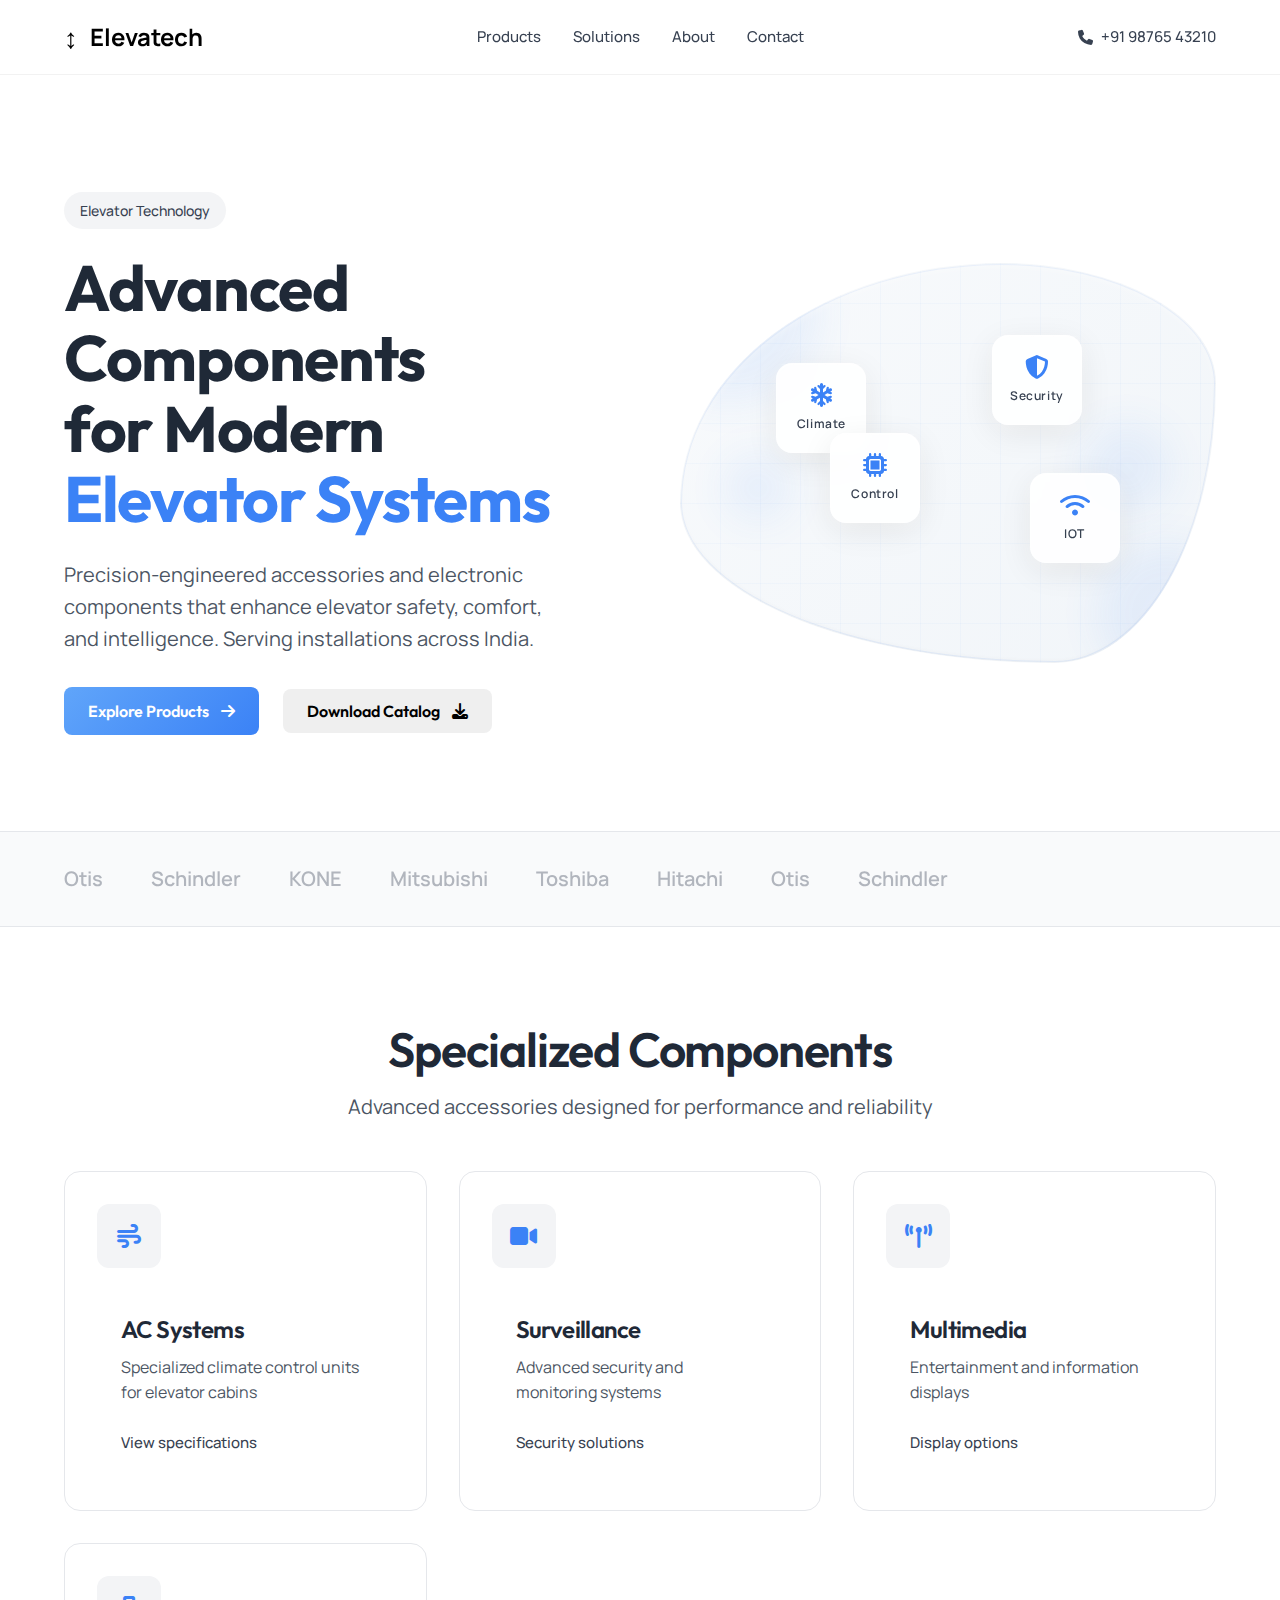
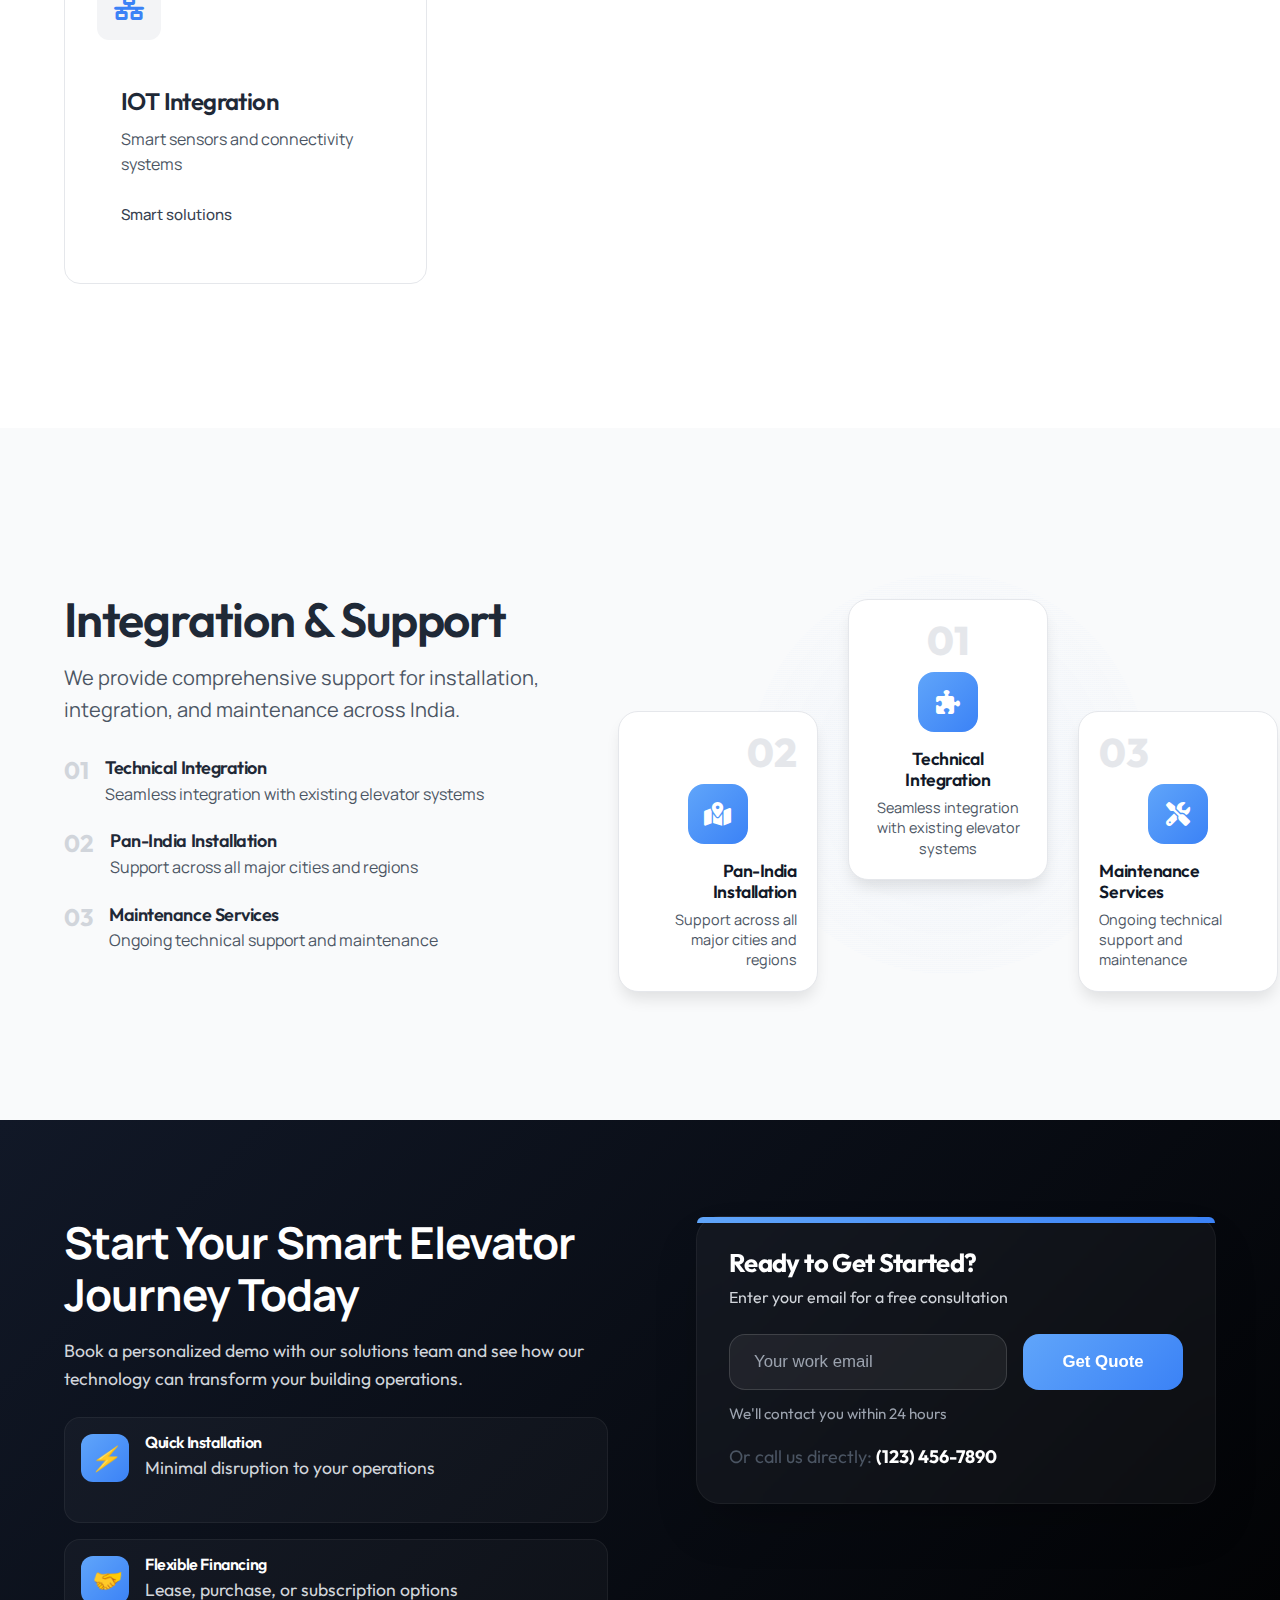
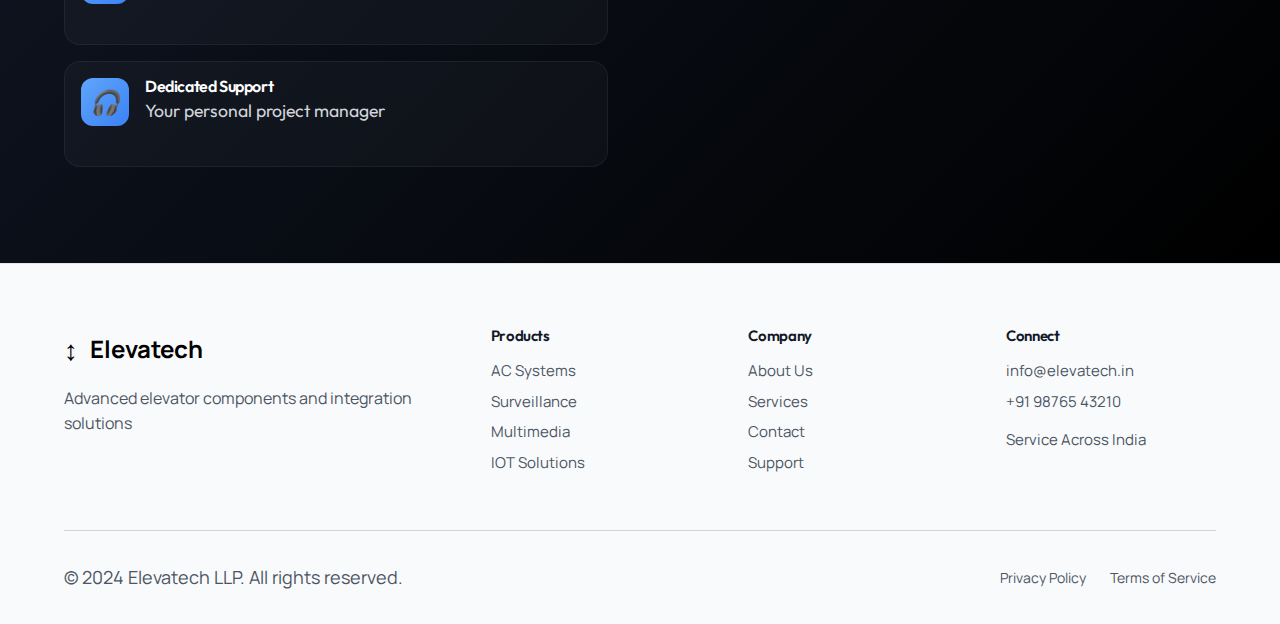
<file: index.html>
<!DOCTYPE html>
<html lang="en">
<head>
    <meta charset="UTF-8">
    <meta name="viewport" content="width=device-width, initial-scale=1.0">
    <title>Elevatech | Advanced Elevator Components & Systems</title>
    <link rel="stylesheet" href="style.css">
    <link rel="preconnect" href="https://fonts.googleapis.com">
    <link rel="preconnect" href="https://fonts.gstatic.com" crossorigin>
    <link href="https://fonts.googleapis.com/css2?family=Outfit:wght@300;400;500;600;700&family=Manrope:wght@300;400;500;600&display=swap" rel="stylesheet">
    <link rel="stylesheet" href="https://cdnjs.cloudflare.com/ajax/libs/font-awesome/6.4.0/css/all.min.css">
</head>
<body>
    <!-- Navigation -->
    <nav class="navbar">
        <div class="container">
            <a href="/" class="logo">
                <span class="logo-symbol">↕</span>
                <span class="logo-text">Elevatech</span>
            </a>
            
            <div class="nav-links">
                <a href="pages/products.html" class="nav-item">Products</a>
                <a href="pages/solutions.html" class="nav-item">Solutions</a>
                <a href="pages/about.html" class="nav-item">About</a>
                <a href="pages/contact.html" class="nav-item">Contact</a>
            </div>
            
            <div class="nav-actions">
                <a href="tel:+919876543210" class="nav-contact">
                    <i class="fas fa-phone"></i>
                    <span>+91 98765 43210</span>
                </a>
                <button class="menu-toggle">
                    <span class="menu-line"></span>
                    <span class="menu-line"></span>
                </button>
            </div>
        </div>
    </nav>

    <!-- Hero -->
    <section class="hero">
        <div class="container">
            <div class="hero-content">
                <div class="hero-badge">
                    <span>Elevator Technology</span>
                </div>
                
                <h1 class="hero-title">
                    <span class="title-line">Advanced Components</span>
                    <span class="title-line">for Modern</span>
                    <span class="title-line highlight">Elevator Systems</span>
                </h1>
                
                <p class="hero-description">
                    Precision-engineered accessories and electronic components that enhance elevator safety, comfort, and intelligence. Serving installations across India.
                </p>
                
                <div class="hero-actions">
                    <a href="pages/products.html" class="btn btn-primary">
                        <span>Explore Products</span>
                        <i class="fas fa-arrow-right"></i>
                    </a>
                    <button id="download-btn" class="btn btn-outline">
                        <span>Download Catalog</span>
                        <i class="fas fa-download"></i>
                    </button>

                </div>
            </div>
            
            <!-- Update the hero-visual section to this: -->
            <div class="hero-visual">
                <div class="floating-elements-container">
                    <!-- Background pattern -->
                    <div class="elements-background">
                        <div class="bg-shape bg-shape-1"></div>
                        <div class="bg-shape bg-shape-2"></div>
                        <div class="bg-shape bg-shape-3"></div>
                        <div class="bg-shape bg-shape-4"></div>
                        <div class="bg-grid"></div>
                    </div>
                    
                    <!-- Floating elements -->
                    <div class="floating-element el-1">
                        <i class="fas fa-snowflake"></i>
                        <span>Climate</span>
                    </div>
                    <div class="floating-element el-2">
                        <i class="fas fa-shield-alt"></i>
                        <span>Security</span>
                    </div>
                    <div class="floating-element el-3">
                        <i class="fas fa-microchip"></i>
                        <span>Control</span>
                    </div>
                    <div class="floating-element el-4">
                        <i class="fas fa-wifi"></i>
                        <span>IOT</span>
                    </div>
                </div>
            </div>
        </div>
    </section>

    <!-- Clients -->
    <section class="clients">
        <div class="container">
            <div class="client-scroll">
                <div class="client-track">
                    <div class="client-item">Otis</div>
                    <div class="client-item">Schindler</div>
                    <div class="client-item">KONE</div>
                    <div class="client-item">Mitsubishi</div>
                    <div class="client-item">Toshiba</div>
                    <div class="client-item">Hitachi</div>
                    <div class="client-item">Otis</div>
                    <div class="client-item">Schindler</div>
                </div>
            </div>
        </div>
    </section>

    <!-- Products -->
    <section class="products" id="products">
        <div class="container">
            <div class="section-header">
                <h2 class="section-title">Specialized Components</h2>
                <p class="section-subtitle">Advanced accessories designed for performance and reliability</p>
            </div>
            
            <div class="products-grid">
                <article class="product-card">
                    <div class="product-icon">
                        <i class="fas fa-wind"></i>
                    </div>
                    <div class="product-content">
                        <h3>AC Systems</h3>
                        <p>Specialized climate control units for elevator cabins</p>
                        <a href="#" class="product-link">
                            <span>View specifications</span>
                            <i class="fas fa-arrow-up-right"></i>
                        </a>
                    </div>
                </article>
                
                <article class="product-card">
                    <div class="product-icon">
                        <i class="fas fa-video"></i>
                    </div>
                    <div class="product-content">
                        <h3>Surveillance</h3>
                        <p>Advanced security and monitoring systems</p>
                        <a href="#" class="product-link">
                            <span>Security solutions</span>
                            <i class="fas fa-arrow-up-right"></i>
                        </a>
                    </div>
                </article>
                
                <article class="product-card">
                    <div class="product-icon">
                        <i class="fas fa-broadcast-tower"></i>
                    </div>
                    <div class="product-content">
                        <h3>Multimedia</h3>
                        <p>Entertainment and information displays</p>
                        <a href="#" class="product-link">
                            <span>Display options</span>
                            <i class="fas fa-arrow-up-right"></i>
                        </a>
                    </div>
                </article>
                
                <article class="product-card">
                    <div class="product-icon">
                        <i class="fas fa-network-wired"></i>
                    </div>
                    <div class="product-content">
                        <h3>IOT Integration</h3>
                        <p>Smart sensors and connectivity systems</p>
                        <a href="#" class="product-link">
                            <span>Smart solutions</span>
                            <i class="fas fa-arrow-up-right"></i>
                        </a>
                    </div>
                </article>
            </div>
        </div>
    </section>

    <!-- Solutions -->
    <section class="solutions" id="solutions">
        <div class="container">
            <div class="solutions-grid">
                <div class="solutions-content">
                    <h2 class="solutions-title">Integration & Support</h2>
                    <p class="solutions-description">
                        We provide comprehensive support for installation, integration, and maintenance across India.
                    </p>
                    
                    <div class="solutions-list">
                        <div class="solution-item">
                            <div class="solution-marker">01</div>
                            <div class="solution-text">
                                <h4>Technical Integration</h4>
                                <p>Seamless integration with existing elevator systems</p>
                            </div>
                        </div>
                        
                        <div class="solution-item">
                            <div class="solution-marker">02</div>
                            <div class="solution-text">
                                <h4>Pan-India Installation</h4>
                                <p>Support across all major cities and regions</p>
                            </div>
                        </div>
                        
                        <div class="solution-item">
                            <div class="solution-marker">03</div>
                            <div class="solution-text">
                                <h4>Maintenance Services</h4>
                                <p>Ongoing technical support and maintenance</p>
                            </div>
                        </div>
                    </div>
                </div>
                
                <!-- Replace the current solutions-visual section with this: -->
                <div class="solutions-visual">
                    <div class="services-diagram">
                        
                        <!-- Service 1: Technical Integration -->
                        <div class="service-node node-1">
                            <div class="node-marker">01</div>
                            <div class="node-icon">
                                <i class="fas fa-puzzle-piece"></i>
                            </div>
                            <div class="node-content">
                                <h4>Technical Integration</h4>
                                <p>Seamless integration with existing elevator systems</p>
                            </div>
                        </div>
                        
                        <!-- Service 2: Pan-India Installation -->
                        <div class="service-node node-2">
                            <div class="node-marker">02</div>
                            <div class="node-icon">
                                <i class="fas fa-map-marked-alt"></i>
                            </div>
                            <div class="node-content">
                                <h4>Pan-India Installation</h4>
                                <p>Support across all major cities and regions</p>
                            </div>
                        </div>
                        
                        <!-- Service 3: Maintenance Services -->
                        <div class="service-node node-3">
                            <div class="node-marker">03</div>
                            <div class="node-icon">
                                <i class="fas fa-tools"></i>
                            </div>
                            <div class="node-content">
                                <h4>Maintenance Services</h4>
                                <p>Ongoing technical support and maintenance</p>
                            </div>
                        </div>
                    </div>
                </div>
            </div>
        </div>
    </section>

    <section class="homepage-cta-split">
        <div class="container">
            <div class="cta-split-wrapper">

                <!-- LEFT COLUMN -->
                <div class="cta-left">
                    <h2>Start Your Smart Elevator Journey Today</h2>
                    <p>Book a personalized demo with our solutions team and see how our technology can transform your building operations.</p>

                    <div class="cta-benefits">
                    <div class="benefit">
                        <i aria-hidden="true">⚡</i>
                        <div>
                        <h4>Quick Installation</h4>
                        <p>Minimal disruption to your operations</p>
                        </div>
                    </div>

                    <div class="benefit">
                        <i aria-hidden="true">🤝</i>
                        <div>
                        <h4>Flexible Financing</h4>
                        <p>Lease, purchase, or subscription options</p>
                        </div>
                    </div>

                    <div class="benefit">
                        <i aria-hidden="true">🎧</i>
                        <div>
                        <h4>Dedicated Support</h4>
                        <p>Your personal project manager</p>
                        </div>
                    </div>
                    </div>
                </div>

                <!-- RIGHT COLUMN -->
                <div class="cta-right">
                    <div class="cta-form-card" role="region" aria-labelledby="cta-title">
                    <h3 id="cta-title">Ready to Get Started?</h3>
                    <p class="lead">Enter your email for a free consultation</p>

                    <form class="email-form" action="#" method="post" novalidate>
                        <label class="sr-only" for="cta-email">Work email</label>
                        <div class="input-group">
                        <input id="cta-email" name="email" type="email" placeholder="Your work email" required autocomplete="email">
                        <button type="submit" class="btn-cta">Get Quote</button>
                        </div>
                        <p class="small-text">We'll contact you within 24 hours</p>
                    </form>

                    <div class="form-footer">
                        <p>Or call us directly: <strong>(123) 456-7890</strong></p>
                    </div>
                    </div>
                </div>

            </div>
        </div>
    </section>

    <!-- Footer -->
    <footer class="footer">
        <div class="container">
            <div class="footer-grid">
                <div class="footer-brand">
                    <a href="/" class="logo">
                        <span class="logo-symbol">↕</span>
                        <span class="logo-text">Elevatech</span>
                    </a>
                    <p class="footer-tagline">
                        Advanced elevator components and integration solutions
                    </p>
                </div>
                
                <div class="footer-links">
                    <div class="link-group">
                        <h4>Products</h4>
                        <a href="#">AC Systems</a>
                        <a href="#">Surveillance</a>
                        <a href="#">Multimedia</a>
                        <a href="#">IOT Solutions</a>
                    </div>
                    
                    <div class="link-group">
                        <h4>Company</h4>
                        <a href="#">About Us</a>
                        <a href="#">Services</a>
                        <a href="#">Contact</a>
                        <a href="#">Support</a>
                    </div>
                    
                    <div class="link-group">
                        <h4>Connect</h4>
                        <a href="mailto:info@elevatech.in">info@elevatech.in</a>
                        <a href="tel:+919876543210">+91 98765 43210</a>
                        <span>Service Across India</span>
                    </div>
                </div>
            </div>
            
            <div class="footer-bottom">
                <p>© 2024 Elevatech LLP. All rights reserved.</p>
                <div class="footer-legal">
                    <a href="#">Privacy Policy</a>
                    <a href="#">Terms of Service</a>
                </div>
            </div>
        </div>
    </footer>

    <div id="download-toast" class="toast">Catalog is downloading…</div>
    <script src="script.js"></script>
</body>
</html>
</file>
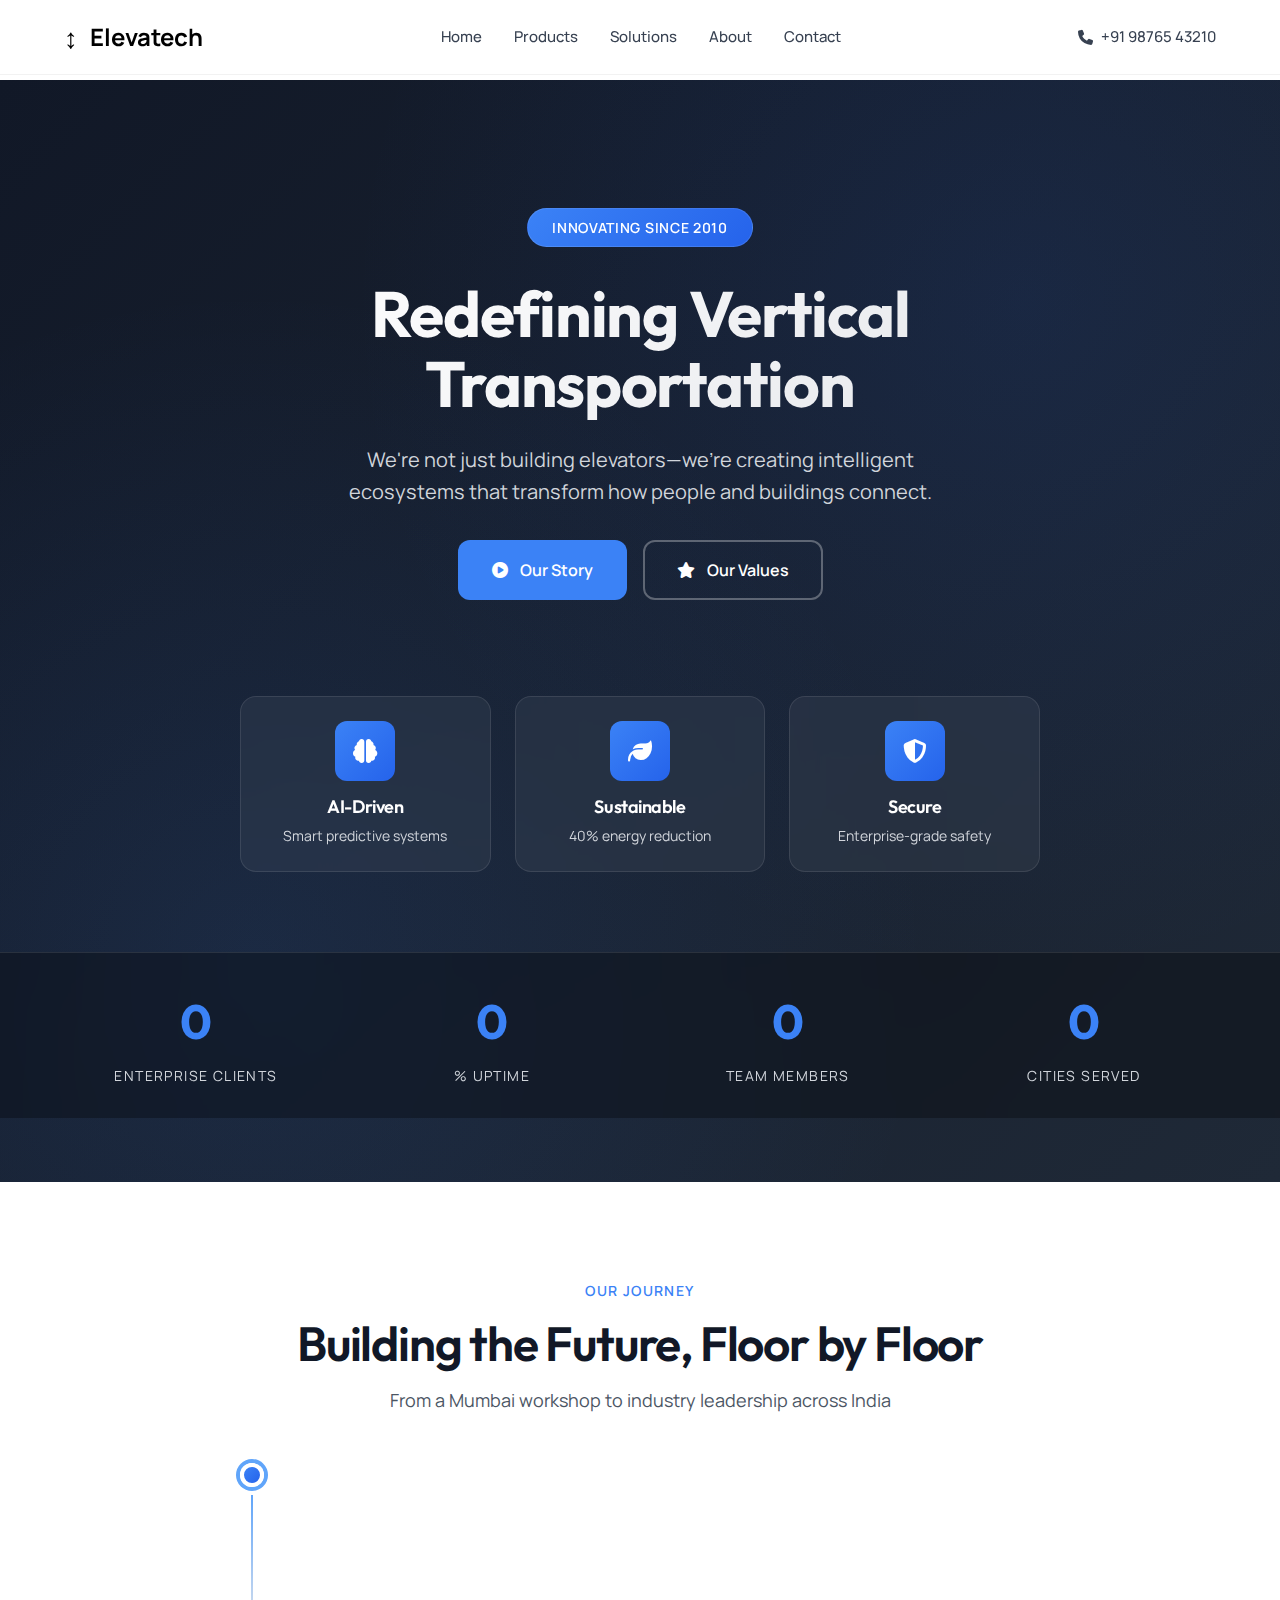
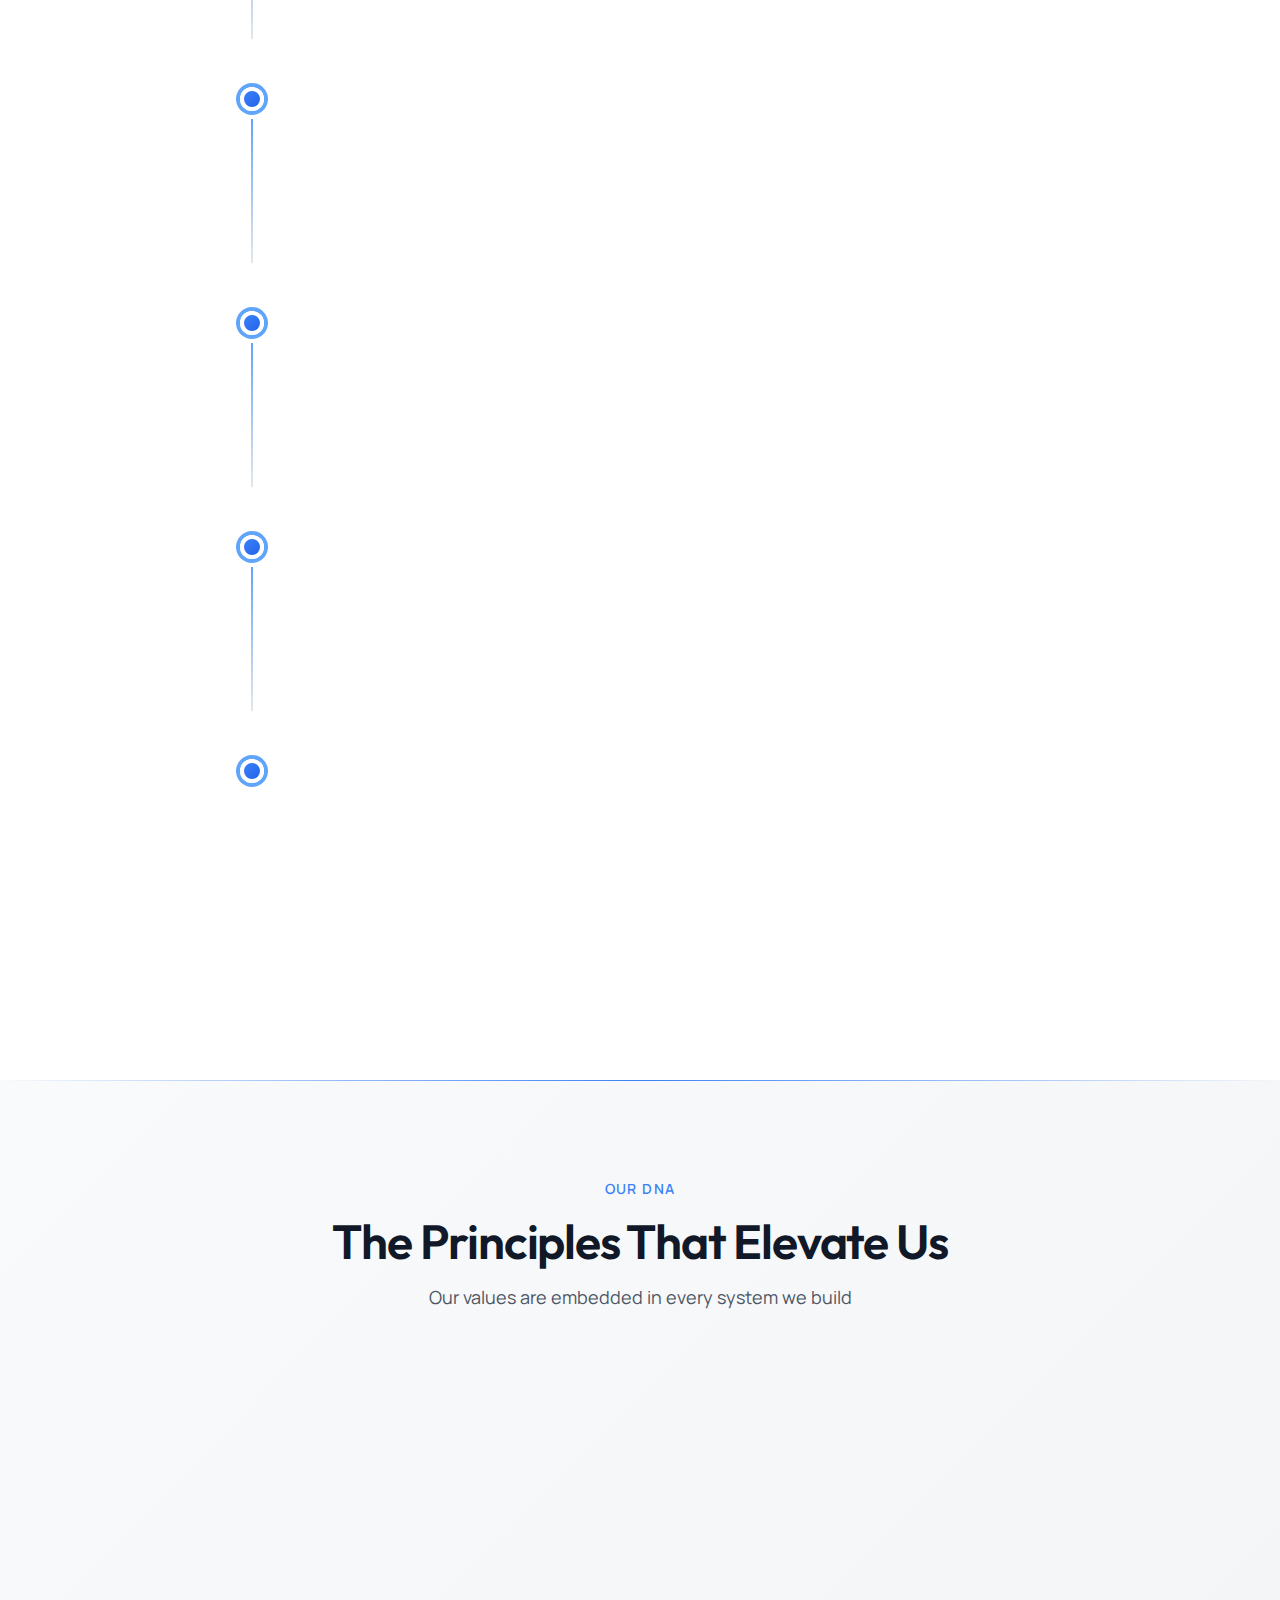
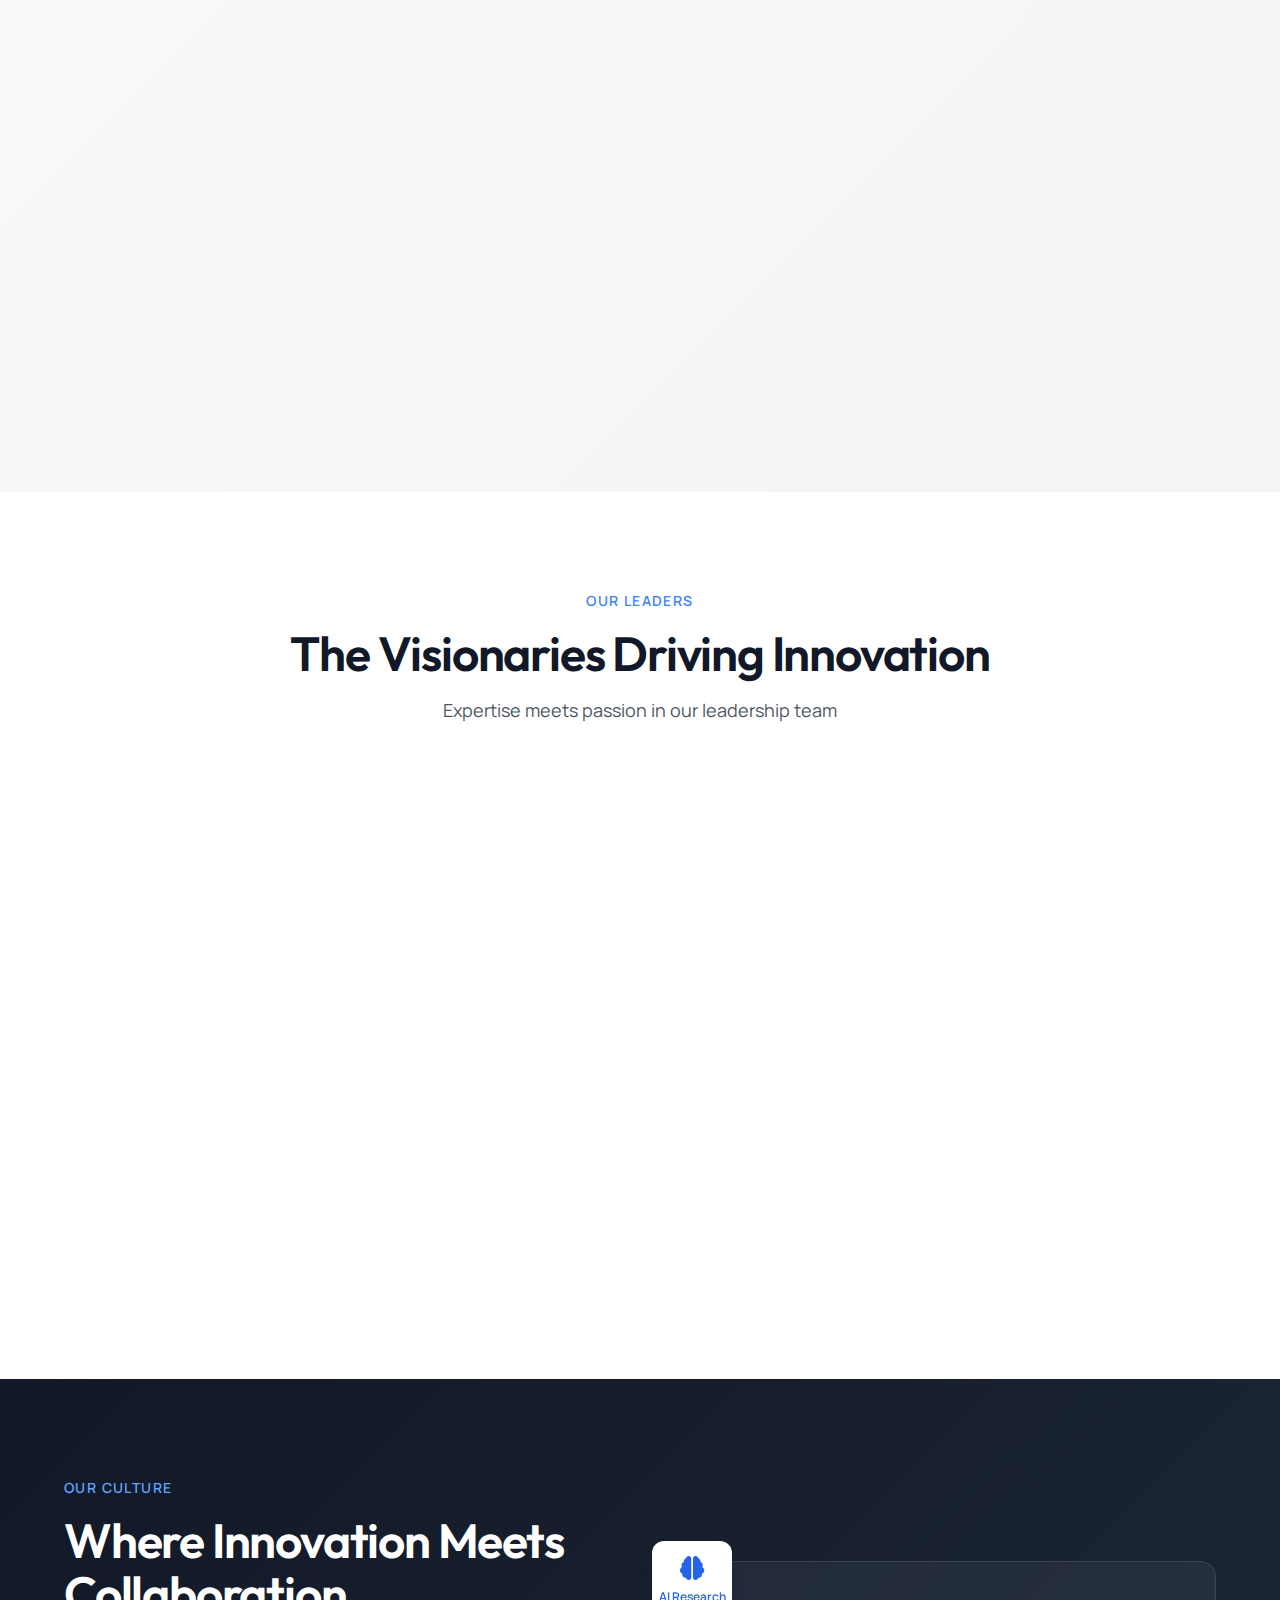
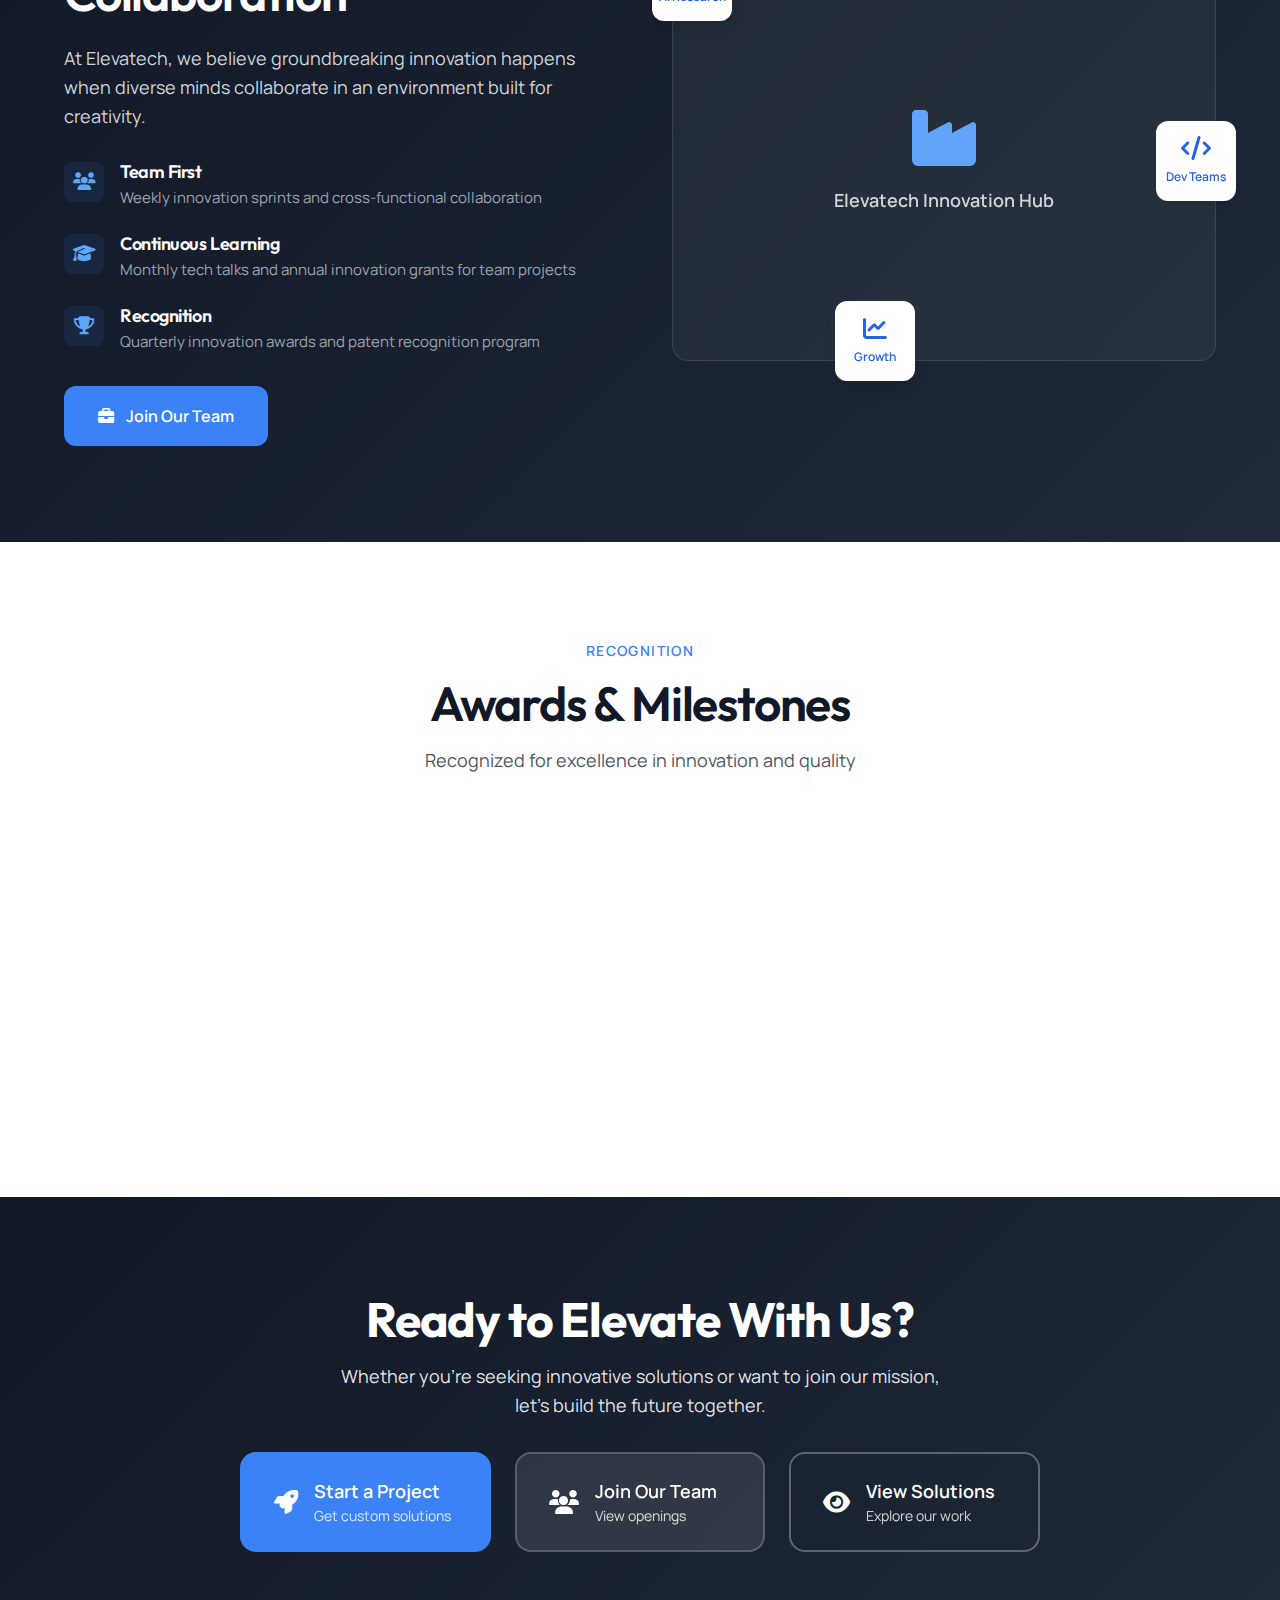
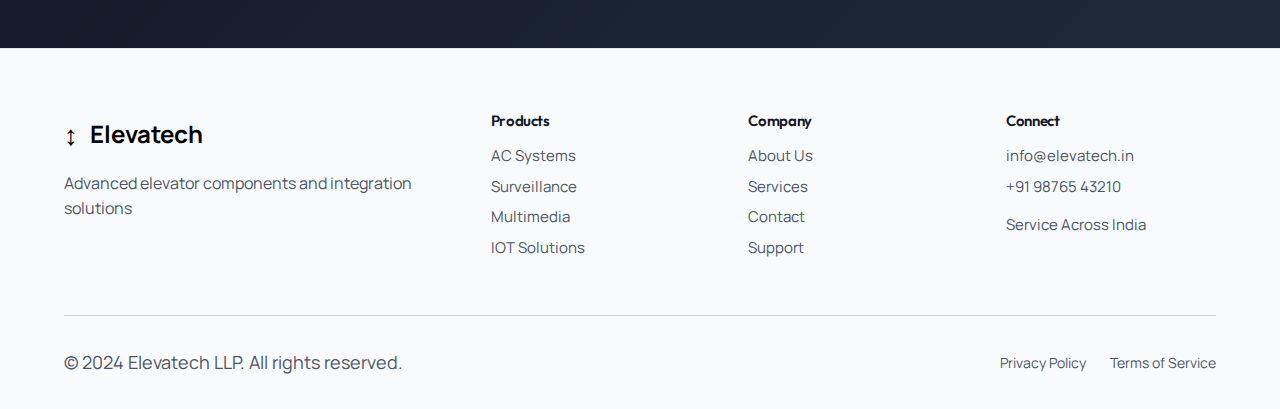
<file: pages/about.html>
<!DOCTYPE html>
<html lang="en">
<head>
    <meta charset="UTF-8">
    <meta name="viewport" content="width=device-width, initial-scale=1.0">
    <title>About Us | Elevatech | Advanced Elevator Components & Systems</title>
    <link rel="stylesheet" href="../style.css">
    <link rel="preconnect" href="https://fonts.googleapis.com">
    <link rel="preconnect" href="https://fonts.gstatic.com" crossorigin>
    <link href="https://fonts.googleapis.com/css2?family=Outfit:wght@300;400;500;600;700&family=Manrope:wght@300;400;500;600&display=swap" rel="stylesheet">
    <link rel="stylesheet" href="https://cdnjs.cloudflare.com/ajax/libs/font-awesome/6.4.0/css/all.min.css">
</head>
<body>
    <!-- Navigation -->
    <nav class="navbar">
        <div class="container">
            <a href="../index.html" class="logo">
                <span class="logo-symbol">↕</span>
                <span class="logo-text">Elevatech</span>
            </a>
            
            <div class="nav-links">
                <a href="../index.html" class="nav-item">Home</a>
                <a href="products.html" class="nav-item">Products</a>
                <a href="solutions.html" class="nav-item">Solutions</a>
                <a href="about.html" class="nav-item active">About</a>
                <a href="contact.html" class="nav-item">Contact</a>
            </div>
            
            <div class="nav-actions">
                <a href="tel:+919876543210" class="nav-contact">
                    <i class="fas fa-phone"></i>
                    <span>+91 98765 43210</span>
                </a>
                <button class="menu-toggle">
                    <span class="menu-line"></span>
                    <span class="menu-line"></span>
                </button>
            </div>
        </div>
    </nav>

    <!-- About Page Content -->
    <main class="about-page">
        <!-- Hero Section -->
        <section class="about-hero-wrapper">
            <div class="container">
                <div class="about-hero-content">
                    <div class="about-hero-badge">
                        <span>Innovating Since 2010</span>
                    </div>
                    <h1 class="about-hero-title">Redefining Vertical Transportation</h1>
                    <p class="about-hero-description">
                        We're not just building elevators—we're creating intelligent ecosystems that transform how people and buildings connect.
                    </p>
                    <div class="about-hero-cta">
                        <a href="#story" class="about-btn about-btn-primary">
                            <i class="fas fa-play-circle"></i>
                            Our Story
                        </a>
                        <a href="#values" class="about-btn about-btn-secondary">
                            <i class="fas fa-star"></i>
                            Our Values
                        </a>
                    </div>
                </div>
                
                <div class="about-hero-visual">
                    <div class="about-visual-grid">
                        <div class="about-visual-card">
                            <div class="about-card-icon">
                                <i class="fas fa-brain"></i>
                            </div>
                            <h4>AI-Driven</h4>
                            <p>Smart predictive systems</p>
                        </div>
                        <div class="about-visual-card">
                            <div class="about-card-icon">
                                <i class="fas fa-leaf"></i>
                            </div>
                            <h4>Sustainable</h4>
                            <p>40% energy reduction</p>
                        </div>
                        <div class="about-visual-card">
                            <div class="about-card-icon">
                                <i class="fas fa-shield-alt"></i>
                            </div>
                            <h4>Secure</h4>
                            <p>Enterprise-grade safety</p>
                        </div>
                    </div>
                </div>
            </div>
            
            <div class="about-hero-stats">
                <div class="container">
                    <div class="about-stats-grid">
                        <div class="about-stat-item">
                            <div class="about-stat-number" data-count="500">0</div>
                            <div class="about-stat-label">Enterprise Clients</div>
                        </div>
                        <div class="about-stat-item">
                            <div class="about-stat-number" data-count="99.8">0</div>
                            <div class="about-stat-label">% Uptime</div>
                        </div>
                        <div class="about-stat-item">
                            <div class="about-stat-number" data-count="150">0</div>
                            <div class="about-stat-label">Team Members</div>
                        </div>
                        <div class="about-stat-item">
                            <div class="about-stat-number" data-count="40">0</div>
                            <div class="about-stat-label">Cities Served</div>
                        </div>
                    </div>
                </div>
            </div>
        </section>

        <!-- Our Story -->
        <section class="about-story-section" id="story">
            <div class="container">
                <div class="about-section-header">
                    <span class="about-section-label">Our Journey</span>
                    <h2 class="about-section-title">Building the Future, Floor by Floor</h2>
                    <p class="about-section-subtitle">From a Mumbai workshop to industry leadership across India</p>
                </div>
                
                <div class="about-story-timeline">
                    <div class="about-timeline-item">
                        <div class="about-timeline-marker">
                            <div class="about-marker-dot"></div>
                            <div class="about-marker-line"></div>
                        </div>
                        <div class="about-timeline-content">
                            <div class="about-timeline-year">2010</div>
                            <h3>The Beginning</h3>
                            <p>Founded with a vision to modernize India's elevator infrastructure. Started with 5 engineers and a commitment to innovation.</p>
                        </div>
                    </div>
                    
                    <div class="about-timeline-item">
                        <div class="about-timeline-marker">
                            <div class="about-marker-dot"></div>
                            <div class="about-marker-line"></div>
                        </div>
                        <div class="about-timeline-content">
                            <div class="about-timeline-year">2014</div>
                            <h3>IoT Revolution</h3>
                            <p>Pioneered India's first IoT-based elevator monitoring system, changing how buildings manage vertical transportation.</p>
                        </div>
                    </div>
                    
                    <div class="about-timeline-item">
                        <div class="about-timeline-marker">
                            <div class="about-marker-dot"></div>
                            <div class="about-marker-line"></div>
                        </div>
                        <div class="about-timeline-content">
                            <div class="about-timeline-year">2018</div>
                            <h3>National Expansion</h3>
                            <p>Opened our Pune manufacturing facility and expanded to 20 cities. Grew team to 75+ engineers and technicians.</p>
                        </div>
                    </div>
                    
                    <div class="about-timeline-item">
                        <div class="about-timeline-marker">
                            <div class="about-marker-dot"></div>
                            <div class="about-marker-line"></div>
                        </div>
                        <div class="about-timeline-content">
                            <div class="about-timeline-year">2022</div>
                            <h3>Global Recognition</h3>
                            <p>Awarded "Best Innovation in Building Technology" at International Elevator Expo. ISO 9001:2015 certified.</p>
                        </div>
                    </div>
                    
                    <div class="about-timeline-item">
                        <div class="about-timeline-marker">
                            <div class="about-marker-dot"></div>
                        </div>
                        <div class="about-timeline-content">
                            <div class="about-timeline-year">Today</div>
                            <h3>Leading Innovation</h3>
                            <p>150+ team members, 500+ enterprise clients, 40+ cities served. Developing AI-powered predictive maintenance.</p>
                        </div>
                    </div>
                </div>
            </div>
        </section>

        <!-- Our Values -->
        <section class="about-values-section" id="values">
            <div class="container">
                <div class="about-section-header">
                    <span class="about-section-label">Our DNA</span>
                    <h2 class="about-section-title">The Principles That Elevate Us</h2>
                    <p class="about-section-subtitle">Our values are embedded in every system we build</p>
                </div>
                
                <div class="about-values-grid">
                    <div class="about-value-card">
                        <div class="about-value-icon">
                            <div class="about-icon-wrapper">
                                <i class="fas fa-bolt"></i>
                            </div>
                        </div>
                        <h3>Innovation First</h3>
                        <p>We invest 15% of revenue in R&D to stay at the cutting edge of elevator technology.</p>
                        <div class="about-value-stats">
                            <span>15+ Patents</span>
                            <span>5 R&D Labs</span>
                        </div>
                    </div>
                    
                    <div class="about-value-card">
                        <div class="about-value-icon">
                            <div class="about-icon-wrapper">
                                <i class="fas fa-user-shield"></i>
                            </div>
                        </div>
                        <h3>Safety Always</h3>
                        <p>Every component undergoes 200+ safety tests before installation.</p>
                        <div class="about-value-stats">
                            <span>0.001% Failure Rate</span>
                            <span>ISO 9001 Certified</span>
                        </div>
                    </div>
                    
                    <div class="about-value-card">
                        <div class="about-value-icon">
                            <div class="about-icon-wrapper">
                                <i class="fas fa-handshake"></i>
                            </div>
                        </div>
                        <h3>Customer Partnership</h3>
                        <p>We measure success by our clients' success, with 99.8% satisfaction rate.</p>
                        <div class="about-value-stats">
                            <span>24/7 Support</span>
                            <span>5-Year Warranty</span>
                        </div>
                    </div>
                    
                    <div class="about-value-card">
                        <div class="about-value-icon">
                            <div class="about-icon-wrapper">
                                <i class="fas fa-leaf"></i>
                            </div>
                        </div>
                        <h3>Sustainable Impact</h3>
                        <p>Our systems reduce building energy consumption by up to 35%.</p>
                        <div class="about-value-stats">
                            <span>35% Energy Savings</span>
                            <span>Carbon Neutral Goal</span>
                        </div>
                    </div>
                </div>
            </div>
        </section>

        <!-- Leadership -->
        <section class="about-leadership-section">
            <div class="container">
                <div class="about-section-header">
                    <span class="about-section-label">Our Leaders</span>
                    <h2 class="about-section-title">The Visionaries Driving Innovation</h2>
                    <p class="about-section-subtitle">Expertise meets passion in our leadership team</p>
                </div>
                
                <div class="about-leadership-grid">
                    <div class="about-leader-card">
                        <div class="about-leader-image">
                            <div class="about-image-placeholder">
                                <i class="fas fa-user-tie"></i>
                            </div>
                            <div class="about-leader-badge">
                                <i class="fas fa-crown"></i>
                                Founder
                            </div>
                        </div>
                        <div class="about-leader-info">
                            <h3>Rajesh Kumar</h3>
                            <p class="about-leader-role">Chief Executive Officer</p>
                            <p class="about-leader-bio">20+ years in elevator technology. Visionary leader focused on sustainable innovation.</p>
                            <div class="about-leader-contact">
                                <a href="mailto:rajesh@elevatech.in">
                                    <i class="fas fa-envelope"></i>
                                </a>
                                <a href="#">
                                    <i class="fab fa-linkedin"></i>
                                </a>
                                <a href="#">
                                    <i class="fab fa-twitter"></i>
                                </a>
                            </div>
                        </div>
                    </div>
                    
                    <div class="about-leader-card">
                        <div class="about-leader-image">
                            <div class="about-image-placeholder">
                                <i class="fas fa-user-tie"></i>
                            </div>
                            <div class="about-leader-badge">
                                <i class="fas fa-flask"></i>
                                Innovator
                            </div>
                        </div>
                        <div class="about-leader-info">
                            <h3>Priya Sharma</h3>
                            <p class="about-leader-role">Chief Technology Officer</p>
                            <p class="about-leader-bio">PhD in Electrical Engineering. Leads innovation with 15 patents in smart elevator systems.</p>
                            <div class="about-leader-contact">
                                <a href="mailto:priya@elevatech.in">
                                    <i class="fas fa-envelope"></i>
                                </a>
                                <a href="#">
                                    <i class="fab fa-linkedin"></i>
                                </a>
                                <a href="#">
                                    <i class="fab fa-github"></i>
                                </a>
                            </div>
                        </div>
                    </div>
                    
                    <div class="about-leader-card">
                        <div class="about-leader-image">
                            <div class="about-image-placeholder">
                                <i class="fas fa-user-tie"></i>
                            </div>
                            <div class="about-leader-badge">
                                <i class="fas fa-cogs"></i>
                                Operations
                            </div>
                        </div>
                        <div class="about-leader-info">
                            <h3>Amit Patel</h3>
                            <p class="about-leader-role">Operations Director</p>
                            <p class="about-leader-bio">18 years managing complex installations nationwide. Expert in scalable operations.</p>
                            <div class="about-leader-contact">
                                <a href="mailto:amit@elevatech.in">
                                    <i class="fas fa-envelope"></i>
                                </a>
                                <a href="#">
                                    <i class="fab fa-linkedin"></i>
                                </a>
                            </div>
                        </div>
                    </div>
                </div>
            </div>
        </section>

        <!-- Culture & Innovation -->
        <section class="about-culture-section">
            <div class="container">
                <div class="about-culture-grid">
                    <div class="about-culture-content">
                        <span class="about-section-label">Our Culture</span>
                        <h2 class="about-section-title">Where Innovation Meets Collaboration</h2>
                        <p class="about-culture-description">
                            At Elevatech, we believe groundbreaking innovation happens when diverse minds collaborate in an environment built for creativity.
                        </p>
                        
                        <div class="about-culture-highlights">
                            <div class="about-highlight">
                                <i class="fas fa-users"></i>
                                <div>
                                    <h4>Team First</h4>
                                    <p>Weekly innovation sprints and cross-functional collaboration</p>
                                </div>
                            </div>
                            <div class="about-highlight">
                                <i class="fas fa-graduation-cap"></i>
                                <div>
                                    <h4>Continuous Learning</h4>
                                    <p>Monthly tech talks and annual innovation grants for team projects</p>
                                </div>
                            </div>
                            <div class="about-highlight">
                                <i class="fas fa-trophy"></i>
                                <div>
                                    <h4>Recognition</h4>
                                    <p>Quarterly innovation awards and patent recognition program</p>
                                </div>
                            </div>
                        </div>
                        
                        <a href="contact.html#careers" class="about-btn about-btn-primary">
                            <i class="fas fa-briefcase"></i>
                            Join Our Team
                        </a>
                    </div>
                    
                    <div class="about-culture-visual">
                        <div class="about-visual-container">
                            <div class="about-floating-element el1">
                                <i class="fas fa-brain"></i>
                                <span>AI Research</span>
                            </div>
                            <div class="about-floating-element el2">
                                <i class="fas fa-code"></i>
                                <span>Dev Teams</span>
                            </div>
                            <div class="about-floating-element el3">
                                <i class="fas fa-chart-line"></i>
                                <span>Growth</span>
                            </div>
                            <div class="about-main-visual">
                                <div class="about-visual-placeholder">
                                    <i class="fas fa-industry"></i>
                                    <p>Elevatech Innovation Hub</p>
                                </div>
                            </div>
                        </div>
                    </div>
                </div>
            </div>
        </section>

        <!-- Achievements -->
        <section class="about-achievements-section">
            <div class="container">
                <div class="about-section-header">
                    <span class="about-section-label">Recognition</span>
                    <h2 class="about-section-title">Awards & Milestones</h2>
                    <p class="about-section-subtitle">Recognized for excellence in innovation and quality</p>
                </div>
                
                <div class="about-achievements-grid">
                    <div class="about-achievement-card">
                        <div class="about-achievement-icon">
                            <i class="fas fa-trophy"></i>
                        </div>
                        <h3>Best Innovation 2022</h3>
                        <p>International Elevator Expo - Smart IoT System</p>
                        <span class="about-achievement-year">2022</span>
                    </div>
                    
                    <div class="about-achievement-card">
                        <div class="about-achievement-icon">
                            <i class="fas fa-award"></i>
                        </div>
                        <h3>ISO 9001:2015</h3>
                        <p>Quality Management System Certified</p>
                        <span class="about-achievement-year">2021</span>
                    </div>
                    
                    <div class="about-achievement-card">
                        <div class="about-achievement-icon">
                            <i class="fas fa-shield-alt"></i>
                        </div>
                        <h3>Safety Excellence</h3>
                        <p>National Safety Council Award</p>
                        <span class="about-achievement-year">2020</span>
                    </div>
                    
                    <div class="about-achievement-card">
                        <div class="about-achievement-icon">
                            <i class="fas fa-leaf"></i>
                        </div>
                        <h3>Green Initiative</h3>
                        <p>Sustainable Technology Award</p>
                        <span class="about-achievement-year">2019</span>
                    </div>
                </div>
            </div>
        </section>

        <!-- Modern CTA -->
        <section class="about-modern-cta">
            <div class="container">
                <div class="about-cta-content">
                    <h2 class="about-cta-title">Ready to Elevate With Us?</h2>
                    <p class="about-cta-description">Whether you're seeking innovative solutions or want to join our mission, let's build the future together.</p>
                    
                    <div class="about-cta-actions">
                        <a href="contact.html" class="about-cta-button primary">
                            <i class="fas fa-rocket"></i>
                            <div>
                                <span>Start a Project</span>
                                <small>Get custom solutions</small>
                            </div>
                        </a>
                        
                        <a href="mailto:careers@elevatech.in" class="about-cta-button secondary">
                            <i class="fas fa-users"></i>
                            <div>
                                <span>Join Our Team</span>
                                <small>View openings</small>
                            </div>
                        </a>
                        
                        <a href="solutions.html" class="about-cta-button outline">
                            <i class="fas fa-eye"></i>
                            <div>
                                <span>View Solutions</span>
                                <small>Explore our work</small>
                            </div>
                        </a>
                    </div>
                </div>
            </div>
        </section>
    </main>

    <!-- Footer -->
    <footer class="footer">
        <div class="container">
            <div class="footer-grid">
                <div class="footer-brand">
                    <a href="../index.html" class="logo">
                        <span class="logo-symbol">↕</span>
                        <span class="logo-text">Elevatech</span>
                    </a>
                    <p class="footer-tagline">
                        Advanced elevator components and integration solutions
                    </p>
                </div>
                
                <div class="footer-links">
                    <div class="link-group">
                        <h4>Products</h4>
                        <a href="products.html">AC Systems</a>
                        <a href="products.html">Surveillance</a>
                        <a href="products.html">Multimedia</a>
                        <a href="products.html">IOT Solutions</a>
                    </div>
                    
                    <div class="link-group">
                        <h4>Company</h4>
                        <a href="about.html">About Us</a>
                        <a href="solutions.html">Services</a>
                        <a href="contact.html">Contact</a>
                        <a href="contact.html">Support</a>
                    </div>
                    
                    <div class="link-group">
                        <h4>Connect</h4>
                        <a href="mailto:info@elevatech.in">info@elevatech.in</a>
                        <a href="tel:+919876543210">+91 98765 43210</a>
                        <span>Service Across India</span>
                    </div>
                </div>
            </div>
            
            <div class="footer-bottom">
                <p>© 2024 Elevatech LLP. All rights reserved.</p>
                <div class="footer-legal">
                    <a href="#">Privacy Policy</a>
                    <a href="#">Terms of Service</a>
                </div>
            </div>
        </div>
    </footer>

    <script src="../script.js"></script>
    <script src="../about-script.js"></script>
</body>
</html>
</file>
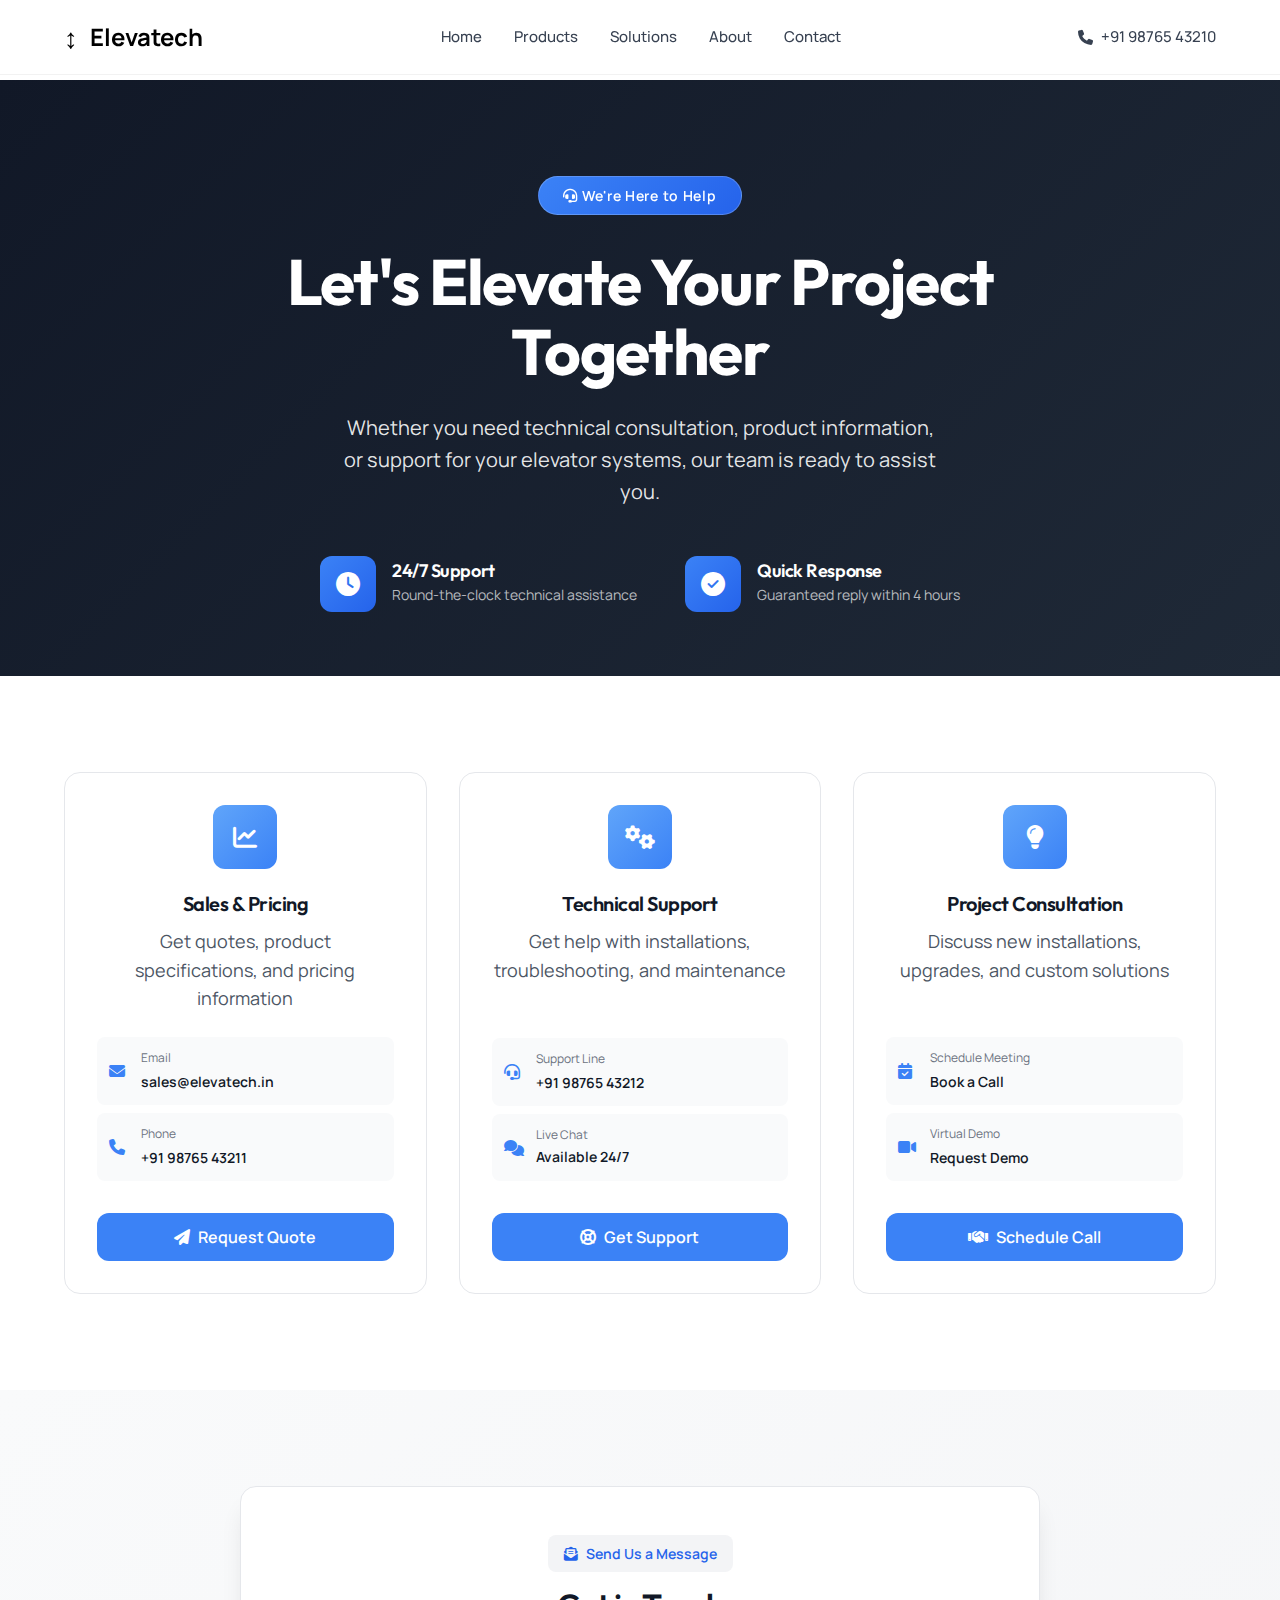
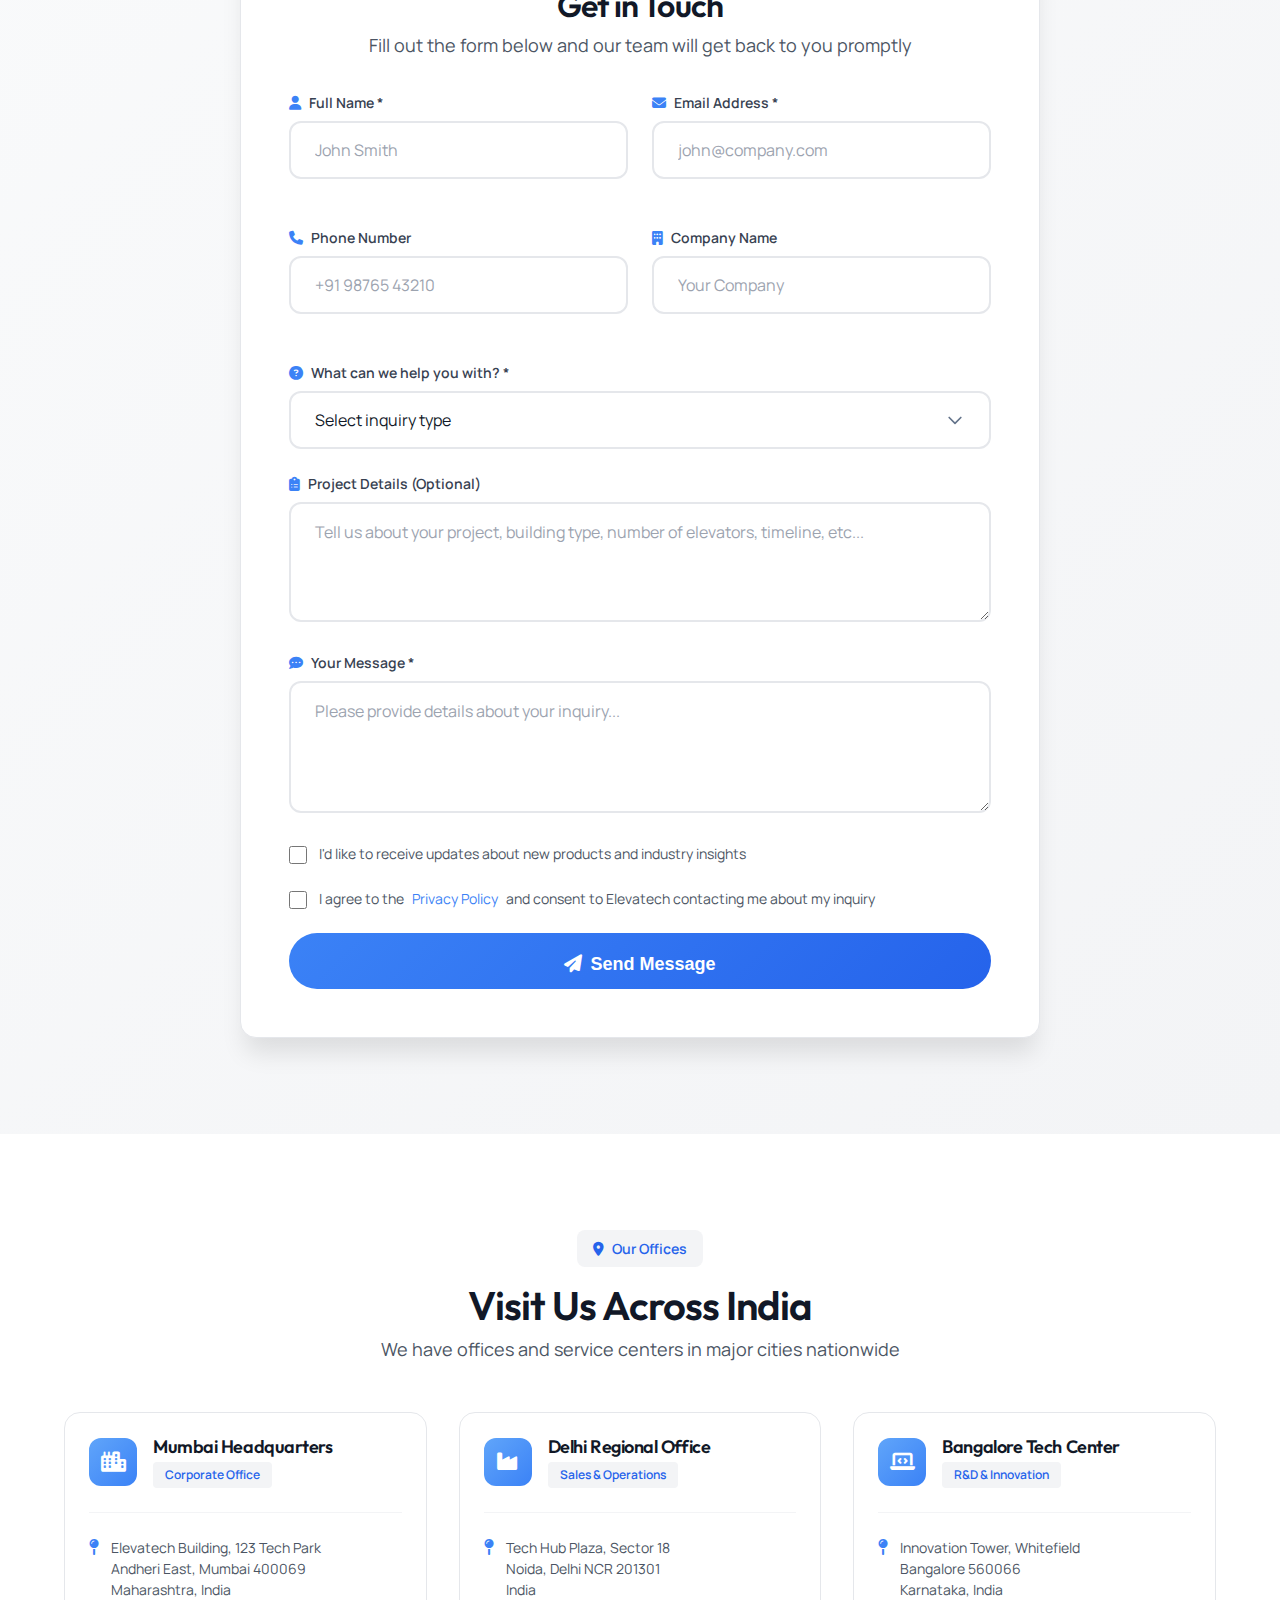
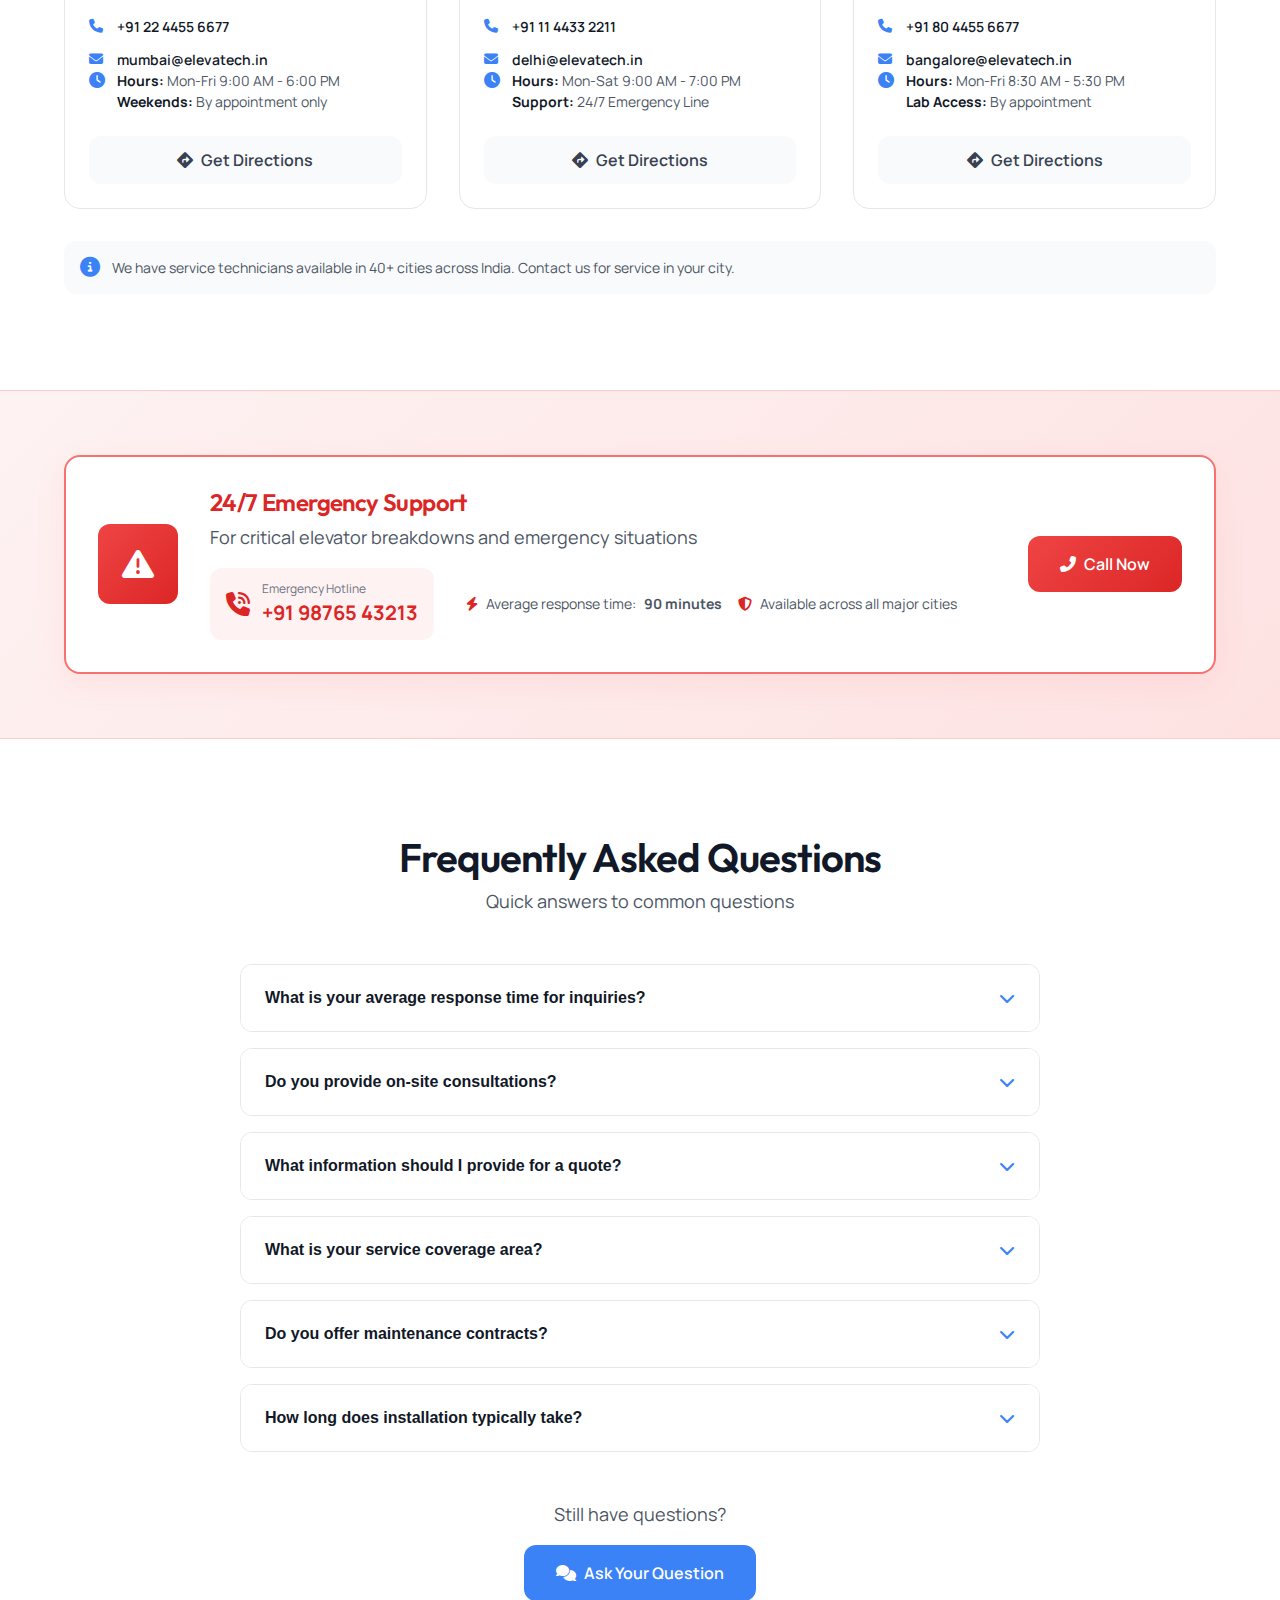
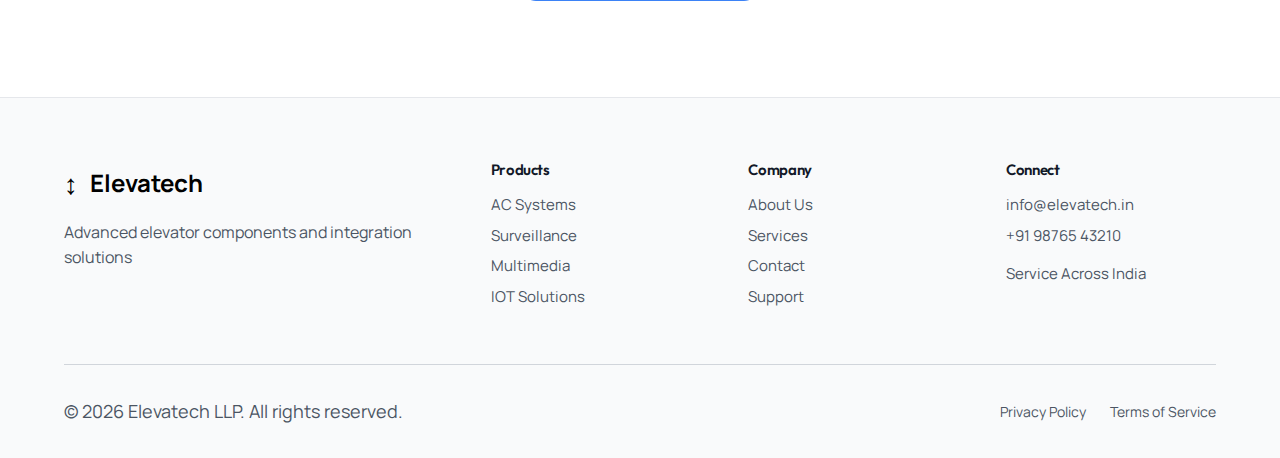
<file: pages/contact.html>
<!DOCTYPE html>
<html lang="en">
<head>
    <meta charset="UTF-8">
    <meta name="viewport" content="width=device-width, initial-scale=1.0">
    <title>Contact Us | Elevatech | Advanced Elevator Components & Systems</title>
    <link rel="stylesheet" href="../style.css">
    <link rel="preconnect" href="https://fonts.googleapis.com">
    <link rel="preconnect" href="https://fonts.gstatic.com" crossorigin>
    <link href="https://fonts.googleapis.com/css2?family=Outfit:wght@300;400;500;600;700&family=Manrope:wght@300;400;500;600&display=swap" rel="stylesheet">
    <link rel="stylesheet" href="https://cdnjs.cloudflare.com/ajax/libs/font-awesome/6.4.0/css/all.min.css">
</head>
<body>
    <!-- Navigation -->
    <nav class="navbar">
        <div class="container">
            <a href="../index.html" class="logo">
                <span class="logo-symbol">↕</span>
                <span class="logo-text">Elevatech</span>
            </a>
            
            <div class="nav-links">
                <a href="../index.html" class="nav-item">Home</a>
                <a href="products.html" class="nav-item">Products</a>
                <a href="solutions.html" class="nav-item">Solutions</a>
                <a href="about.html" class="nav-item">About</a>
                <a href="contact.html" class="nav-item active">Contact</a>
            </div>
            
            <div class="nav-actions">
                <a href="tel:+919876543210" class="nav-contact">
                    <i class="fas fa-phone"></i>
                    <span>+91 98765 43210</span>
                </a>
                <button class="menu-toggle">
                    <span class="menu-line"></span>
                    <span class="menu-line"></span>
                </button>
            </div>
        </div>
    </nav>

    <!-- Contact Page Content -->
    <main class="contact-page">
        <!-- Hero Section -->
        <section class="contact-hero">
            <div class="container">
                <div class="contact-hero-content">
                    <div class="contact-hero-badge">
                        <span><i class="fas fa-headset"></i> We're Here to Help</span>
                    </div>
                    <h1 class="contact-hero-title">Let's Elevate Your Project Together</h1>
                    <p class="contact-hero-description">
                        Whether you need technical consultation, product information, or support for your elevator systems, 
                        our team is ready to assist you.
                    </p>
                    <div class="contact-hero-stats">
                        <div class="contact-stat">
                            <div class="contact-stat-icon">
                                <i class="fas fa-clock"></i>
                            </div>
                            <div class="contact-stat-content">
                                <h4>24/7 Support</h4>
                                <p>Round-the-clock technical assistance</p>
                            </div>
                        </div>
                        <div class="contact-stat">
                            <div class="contact-stat-icon">
                                <i class="fas fa-check-circle"></i>
                            </div>
                            <div class="contact-stat-content">
                                <h4>Quick Response</h4>
                                <p>Guaranteed reply within 4 hours</p>
                            </div>
                        </div>
                    </div>
                </div>
            </div>
        </section>

        <!-- Contact Options Grid -->
        <section class="contact-options">
            <div class="container">
                <div class="contact-options-grid">
                    <!-- Sales Inquiry -->
                    <div class="contact-option-card">
                        <div class="contact-option-icon">
                            <i class="fas fa-chart-line"></i>
                        </div>
                        <h3>Sales & Pricing</h3>
                        <p>Get quotes, product specifications, and pricing information</p>
                        <div class="contact-option-details">
                            <div class="contact-method">
                                <i class="fas fa-envelope"></i>
                                <div>
                                    <span>Email</span>
                                    <a href="mailto:sales@elevatech.in">sales@elevatech.in</a>
                                </div>
                            </div>
                            <div class="contact-method">
                                <i class="fas fa-phone"></i>
                                <div>
                                    <span>Phone</span>
                                    <a href="tel:+919876543211">+91 98765 43211</a>
                                </div>
                            </div>
                        </div>
                        <a href="#contact-form" class="contact-option-button">
                            <i class="fas fa-paper-plane"></i>
                            Request Quote
                        </a>
                    </div>

                    <!-- Technical Support -->
                    <div class="contact-option-card">
                        <div class="contact-option-icon">
                            <i class="fas fa-cogs"></i>
                        </div>
                        <h3>Technical Support</h3>
                        <p>Get help with installations, troubleshooting, and maintenance</p>
                        <div class="contact-option-details">
                            <div class="contact-method">
                                <i class="fas fa-headset"></i>
                                <div>
                                    <span>Support Line</span>
                                    <a href="tel:+919876543212">+91 98765 43212</a>
                                </div>
                            </div>
                            <div class="contact-method">
                                <i class="fas fa-comments"></i>
                                <div>
                                    <span>Live Chat</span>
                                    <span>Available 24/7</span>
                                </div>
                            </div>
                        </div>
                        <a href="#contact-form" class="contact-option-button">
                            <i class="fas fa-life-ring"></i>
                            Get Support
                        </a>
                    </div>

                    <!-- Project Consultation -->
                    <div class="contact-option-card">
                        <div class="contact-option-icon">
                            <i class="fas fa-lightbulb"></i>
                        </div>
                        <h3>Project Consultation</h3>
                        <p>Discuss new installations, upgrades, and custom solutions</p>
                        <div class="contact-option-details">
                            <div class="contact-method">
                                <i class="fas fa-calendar-check"></i>
                                <div>
                                    <span>Schedule Meeting</span>
                                    <a href="#contact-form">Book a Call</a>
                                </div>
                            </div>
                            <div class="contact-method">
                                <i class="fas fa-video"></i>
                                <div>
                                    <span>Virtual Demo</span>
                                    <a href="#contact-form">Request Demo</a>
                                </div>
                            </div>
                        </div>
                        <a href="#contact-form" class="contact-option-button">
                            <i class="fas fa-handshake"></i>
                            Schedule Call
                        </a>
                    </div>
                </div>
            </div>
        </section>

        <!-- Main Contact Form -->
        <section class="contact-form-section" id="contact-form">
            <div class="container">
                <div class="contact-form-wrapper">
                    <div class="contact-form-header">
                        <span class="contact-form-badge">
                            <i class="fas fa-envelope-open-text"></i>
                            Send Us a Message
                        </span>
                        <h2>Get in Touch</h2>
                        <p>Fill out the form below and our team will get back to you promptly</p>
                    </div>
                    
                    <form class="contact-form" id="mainContactForm">
                        <div class="form-row">
                            <div class="form-group">
                                <label for="name">
                                    <i class="fas fa-user"></i>
                                    Full Name *
                                </label>
                                <input type="text" id="name" name="name" required placeholder="John Smith">
                            </div>
                            
                            <div class="form-group">
                                <label for="email">
                                    <i class="fas fa-envelope"></i>
                                    Email Address *
                                </label>
                                <input type="email" id="email" name="email" required placeholder="john@company.com">
                            </div>
                        </div>
                        
                        <div class="form-row">
                            <div class="form-group">
                                <label for="phone">
                                    <i class="fas fa-phone"></i>
                                    Phone Number
                                </label>
                                <input type="tel" id="phone" name="phone" placeholder="+91 98765 43210">
                            </div>
                            
                            <div class="form-group">
                                <label for="company">
                                    <i class="fas fa-building"></i>
                                    Company Name
                                </label>
                                <input type="text" id="company" name="company" placeholder="Your Company">
                            </div>
                        </div>
                        
                        <div class="form-group">
                            <label for="inquiry-type">
                                <i class="fas fa-question-circle"></i>
                                What can we help you with? *
                            </label>
                            <select id="inquiry-type" name="inquiry-type" required>
                                <option value="" disabled selected>Select inquiry type</option>
                                <option value="sales">Sales & Pricing Inquiry</option>
                                <option value="technical">Technical Support</option>
                                <option value="project">Project Consultation</option>
                                <option value="maintenance">Maintenance Service</option>
                                <option value="partnership">Partnership Opportunity</option>
                                <option value="other">Other</option>
                            </select>
                        </div>
                        
                        <div class="form-group">
                            <label for="project-details">
                                <i class="fas fa-clipboard-list"></i>
                                Project Details (Optional)
                            </label>
                            <textarea id="project-details" name="project-details" rows="3" 
                                      placeholder="Tell us about your project, building type, number of elevators, timeline, etc..."></textarea>
                        </div>
                        
                        <div class="form-group">
                            <label for="message">
                                <i class="fas fa-comment-dots"></i>
                                Your Message *
                            </label>
                            <textarea id="message" name="message" rows="4" required 
                                      placeholder="Please provide details about your inquiry..."></textarea>
                        </div>
                        
                        <div class="form-group checkbox-group">
                            <input type="checkbox" id="newsletter" name="newsletter">
                            <label for="newsletter">
                                I'd like to receive updates about new products and industry insights
                            </label>
                        </div>
                        
                        <div class="form-group checkbox-group">
                            <input type="checkbox" id="privacy" name="privacy" required>
                            <label for="privacy">
                                I agree to the <a href="#">Privacy Policy</a> and consent to Elevatech contacting me about my inquiry
                            </label>
                        </div>
                        
                        <button class="contact-submit-btn">
                            <span class="btn-text"><i class="fas fa-paper-plane"></i> Send Message</span>
                            <span class="btn-loading"><i class="fas fa-spinner fa-spin"></i> Sending...</span>
                            <span class="btn-success"><i class="fas fa-check"></i> Sent!</span>
                        </button>
                    </form>
                </div>
            </div>
        </section>

        <!-- Office Locations -->
        <section class="locations-section">
            <div class="container">
                <div class="locations-header">
                    <span class="locations-badge">
                        <i class="fas fa-map-marker-alt"></i>
                        Our Offices
                    </span>
                    <h2>Visit Us Across India</h2>
                    <p>We have offices and service centers in major cities nationwide</p>
                </div>
                
                <div class="locations-grid">
                    <!-- Mumbai HQ -->
                    <div class="location-card">
                        <div class="location-header">
                            <div class="location-icon">
                                <i class="fas fa-city"></i>
                            </div>
                            <div class="location-title">
                                <h3>Mumbai Headquarters</h3>
                                <span class="location-type">Corporate Office</span>
                            </div>
                        </div>
                        
                        <div class="location-details">
                            <div class="location-address">
                                <i class="fas fa-map-pin"></i>
                                <div>
                                    <p>Elevatech Building, 123 Tech Park</p>
                                    <p>Andheri East, Mumbai 400069</p>
                                    <p>Maharashtra, India</p>
                                </div>
                            </div>
                            
                            <div class="location-contact">
                                <div class="contact-info">
                                    <i class="fas fa-phone"></i>
                                    <a href="tel:+912244556677">+91 22 4455 6677</a>
                                </div>
                                <div class="contact-info">
                                    <i class="fas fa-envelope"></i>
                                    <a href="mailto:mumbai@elevatech.in">mumbai@elevatech.in</a>
                                </div>
                            </div>
                            
                            <div class="location-hours">
                                <i class="fas fa-clock"></i>
                                <div>
                                    <p><strong>Hours:</strong> Mon-Fri 9:00 AM - 6:00 PM</p>
                                    <p><strong>Weekends:</strong> By appointment only</p>
                                </div>
                            </div>
                        </div>
                        
                        <a href="https://maps.google.com/?q=Elevatech+Mumbai" target="_blank" class="location-map-btn">
                            <i class="fas fa-directions"></i>
                            Get Directions
                        </a>
                    </div>

                    <!-- Delhi Office -->
                    <div class="location-card">
                        <div class="location-header">
                            <div class="location-icon">
                                <i class="fas fa-industry"></i>
                            </div>
                            <div class="location-title">
                                <h3>Delhi Regional Office</h3>
                                <span class="location-type">Sales & Operations</span>
                            </div>
                        </div>
                        
                        <div class="location-details">
                            <div class="location-address">
                                <i class="fas fa-map-pin"></i>
                                <div>
                                    <p>Tech Hub Plaza, Sector 18</p>
                                    <p>Noida, Delhi NCR 201301</p>
                                    <p>India</p>
                                </div>
                            </div>
                            
                            <div class="location-contact">
                                <div class="contact-info">
                                    <i class="fas fa-phone"></i>
                                    <a href="tel:+911144332211">+91 11 4433 2211</a>
                                </div>
                                <div class="contact-info">
                                    <i class="fas fa-envelope"></i>
                                    <a href="mailto:delhi@elevatech.in">delhi@elevatech.in</a>
                                </div>
                            </div>
                            
                            <div class="location-hours">
                                <i class="fas fa-clock"></i>
                                <div>
                                    <p><strong>Hours:</strong> Mon-Sat 9:00 AM - 7:00 PM</p>
                                    <p><strong>Support:</strong> 24/7 Emergency Line</p>
                                </div>
                            </div>
                        </div>
                        
                        <a href="https://maps.google.com/?q=Elevatech+Delhi" target="_blank" class="location-map-btn">
                            <i class="fas fa-directions"></i>
                            Get Directions
                        </a>
                    </div>

                    <!-- Bangalore Office -->
                    <div class="location-card">
                        <div class="location-header">
                            <div class="location-icon">
                                <i class="fas fa-laptop-code"></i>
                            </div>
                            <div class="location-title">
                                <h3>Bangalore Tech Center</h3>
                                <span class="location-type">R&D & Innovation</span>
                            </div>
                        </div>
                        
                        <div class="location-details">
                            <div class="location-address">
                                <i class="fas fa-map-pin"></i>
                                <div>
                                    <p>Innovation Tower, Whitefield</p>
                                    <p>Bangalore 560066</p>
                                    <p>Karnataka, India</p>
                                </div>
                            </div>
                            
                            <div class="location-contact">
                                <div class="contact-info">
                                    <i class="fas fa-phone"></i>
                                    <a href="tel:+918044556677">+91 80 4455 6677</a>
                                </div>
                                <div class="contact-info">
                                    <i class="fas fa-envelope"></i>
                                    <a href="mailto:bangalore@elevatech.in">bangalore@elevatech.in</a>
                                </div>
                            </div>
                            
                            <div class="location-hours">
                                <i class="fas fa-clock"></i>
                                <div>
                                    <p><strong>Hours:</strong> Mon-Fri 8:30 AM - 5:30 PM</p>
                                    <p><strong>Lab Access:</strong> By appointment</p>
                                </div>
                            </div>
                        </div>
                        
                        <a href="https://maps.google.com/?q=Elevatech+Bangalore" target="_blank" class="location-map-btn">
                            <i class="fas fa-directions"></i>
                            Get Directions
                        </a>
                    </div>
                </div>
                
                <div class="locations-note">
                    <i class="fas fa-info-circle"></i>
                    <p>We have service technicians available in 40+ cities across India. Contact us for service in your city.</p>
                </div>
            </div>
        </section>

        <!-- Emergency Support -->
        <section class="emergency-section">
            <div class="container">
                <div class="emergency-card">
                    <div class="emergency-icon">
                        <i class="fas fa-exclamation-triangle"></i>
                    </div>
                    <div class="emergency-content">
                        <h3>24/7 Emergency Support</h3>
                        <p>For critical elevator breakdowns and emergency situations</p>
                        <div class="emergency-contact">
                            <div class="emergency-phone">
                                <i class="fas fa-phone-volume"></i>
                                <div>
                                    <span>Emergency Hotline</span>
                                    <a href="tel:+919876543213" class="emergency-number">+91 98765 43213</a>
                                </div>
                            </div>
                            <div class="emergency-info">
                                <p><i class="fas fa-bolt"></i> Average response time: <strong>90 minutes</strong></p>
                                <p><i class="fas fa-shield-alt"></i> Available across all major cities</p>
                            </div>
                        </div>
                    </div>
                    <a href="tel:+919876543213" class="emergency-btn">
                        <i class="fas fa-phone-alt"></i>
                        Call Now
                    </a>
                </div>
            </div>
        </section>

        <!-- FAQ Section -->
        <section class="contact-faq">
            <div class="container">
                <div class="faq-header">
                    <h2>Frequently Asked Questions</h2>
                    <p>Quick answers to common questions</p>
                </div>
                
                <div class="faq-grid">
                    <div class="faq-item">
                        <button class="faq-question">
                            <span>What is your average response time for inquiries?</span>
                            <i class="fas fa-chevron-down"></i>
                        </button>
                        <div class="faq-answer">
                            <p>We guarantee an initial response within 4 hours for all inquiries during business hours. For urgent technical support, we respond within 30 minutes 24/7.</p>
                        </div>
                    </div>
                    
                    <div class="faq-item">
                        <button class="faq-question">
                            <span>Do you provide on-site consultations?</span>
                            <i class="fas fa-chevron-down"></i>
                        </button>
                        <div class="faq-answer">
                            <p>Yes, we offer free on-site consultations for projects in major cities. For remote locations, we provide virtual consultations via video call with detailed site analysis.</p>
                        </div>
                    </div>
                    
                    <div class="faq-item">
                        <button class="faq-question">
                            <span>What information should I provide for a quote?</span>
                            <i class="fas fa-chevron-down"></i>
                        </button>
                        <div class="faq-answer">
                            <p>Please provide: building type, number of floors, elevator capacity requirements, preferred technology (hydraulic/traction), timeline, and any specific features needed.</p>
                        </div>
                    </div>
                    
                    <div class="faq-item">
                        <button class="faq-question">
                            <span>What is your service coverage area?</span>
                            <i class="fas fa-chevron-down"></i>
                        </button>
                        <div class="faq-answer">
                            <p>We provide service and support across India with offices in 12 major cities and technicians available in 40+ cities. Contact us to check availability in your location.</p>
                        </div>
                    </div>
                    
                    <div class="faq-item">
                        <button class="faq-question">
                            <span>Do you offer maintenance contracts?</span>
                            <i class="fas fa-chevron-down"></i>
                        </button>
                        <div class="faq-answer">
                            <p>Yes, we offer flexible maintenance contracts including preventive maintenance, emergency support, and annual maintenance contracts (AMC) with different service levels.</p>
                        </div>
                    </div>
                    
                    <div class="faq-item">
                        <button class="faq-question">
                            <span>How long does installation typically take?</span>
                            <i class="fas fa-chevron-down"></i>
                        </button>
                        <div class="faq-answer">
                            <p>Standard installations take 4-8 weeks depending on complexity. Modernization projects usually take 2-4 weeks. We provide detailed timelines during the consultation phase.</p>
                        </div>
                    </div>
                </div>
                
                <div class="faq-cta">
                    <p>Still have questions?</p>
                    <a href="#contact-form" class="faq-contact-btn">
                        <i class="fas fa-comments"></i>
                        Ask Your Question
                    </a>
                </div>
            </div>
        </section>
    </main>

    <!-- Footer -->
    <footer class="footer">
        <div class="container">
            <div class="footer-grid">
                <div class="footer-brand">
                    <a href="../index.html" class="logo">
                        <span class="logo-symbol">↕</span>
                        <span class="logo-text">Elevatech</span>
                    </a>
                    <p class="footer-tagline">
                        Advanced elevator components and integration solutions
                    </p>
                </div>
                
                <div class="footer-links">
                    <div class="link-group">
                        <h4>Products</h4>
                        <a href="products.html">AC Systems</a>
                        <a href="products.html">Surveillance</a>
                        <a href="products.html">Multimedia</a>
                        <a href="products.html">IOT Solutions</a>
                    </div>
                    
                    <div class="link-group">
                        <h4>Company</h4>
                        <a href="about.html">About Us</a>
                        <a href="solutions.html">Services</a>
                        <a href="contact.html">Contact</a>
                        <a href="contact.html">Support</a>
                    </div>
                    
                    <div class="link-group">
                        <h4>Connect</h4>
                        <a href="mailto:info@elevatech.in">info@elevatech.in</a>
                        <a href="tel:+919876543210">+91 98765 43210</a>
                        <span>Service Across India</span>
                    </div>
                </div>
            </div>
            
            <div class="footer-bottom">
                <p>© <span id="current-year">2024</span> Elevatech LLP. All rights reserved.</p>
                <div class="footer-legal">
                    <a href="#">Privacy Policy</a>
                    <a href="#">Terms of Service</a>
                </div>
            </div>
        </div>
    </footer>

    <script src="../script.js"></script>
    <script src="../contact-script.js"></script>
</body>
</html>
</file>
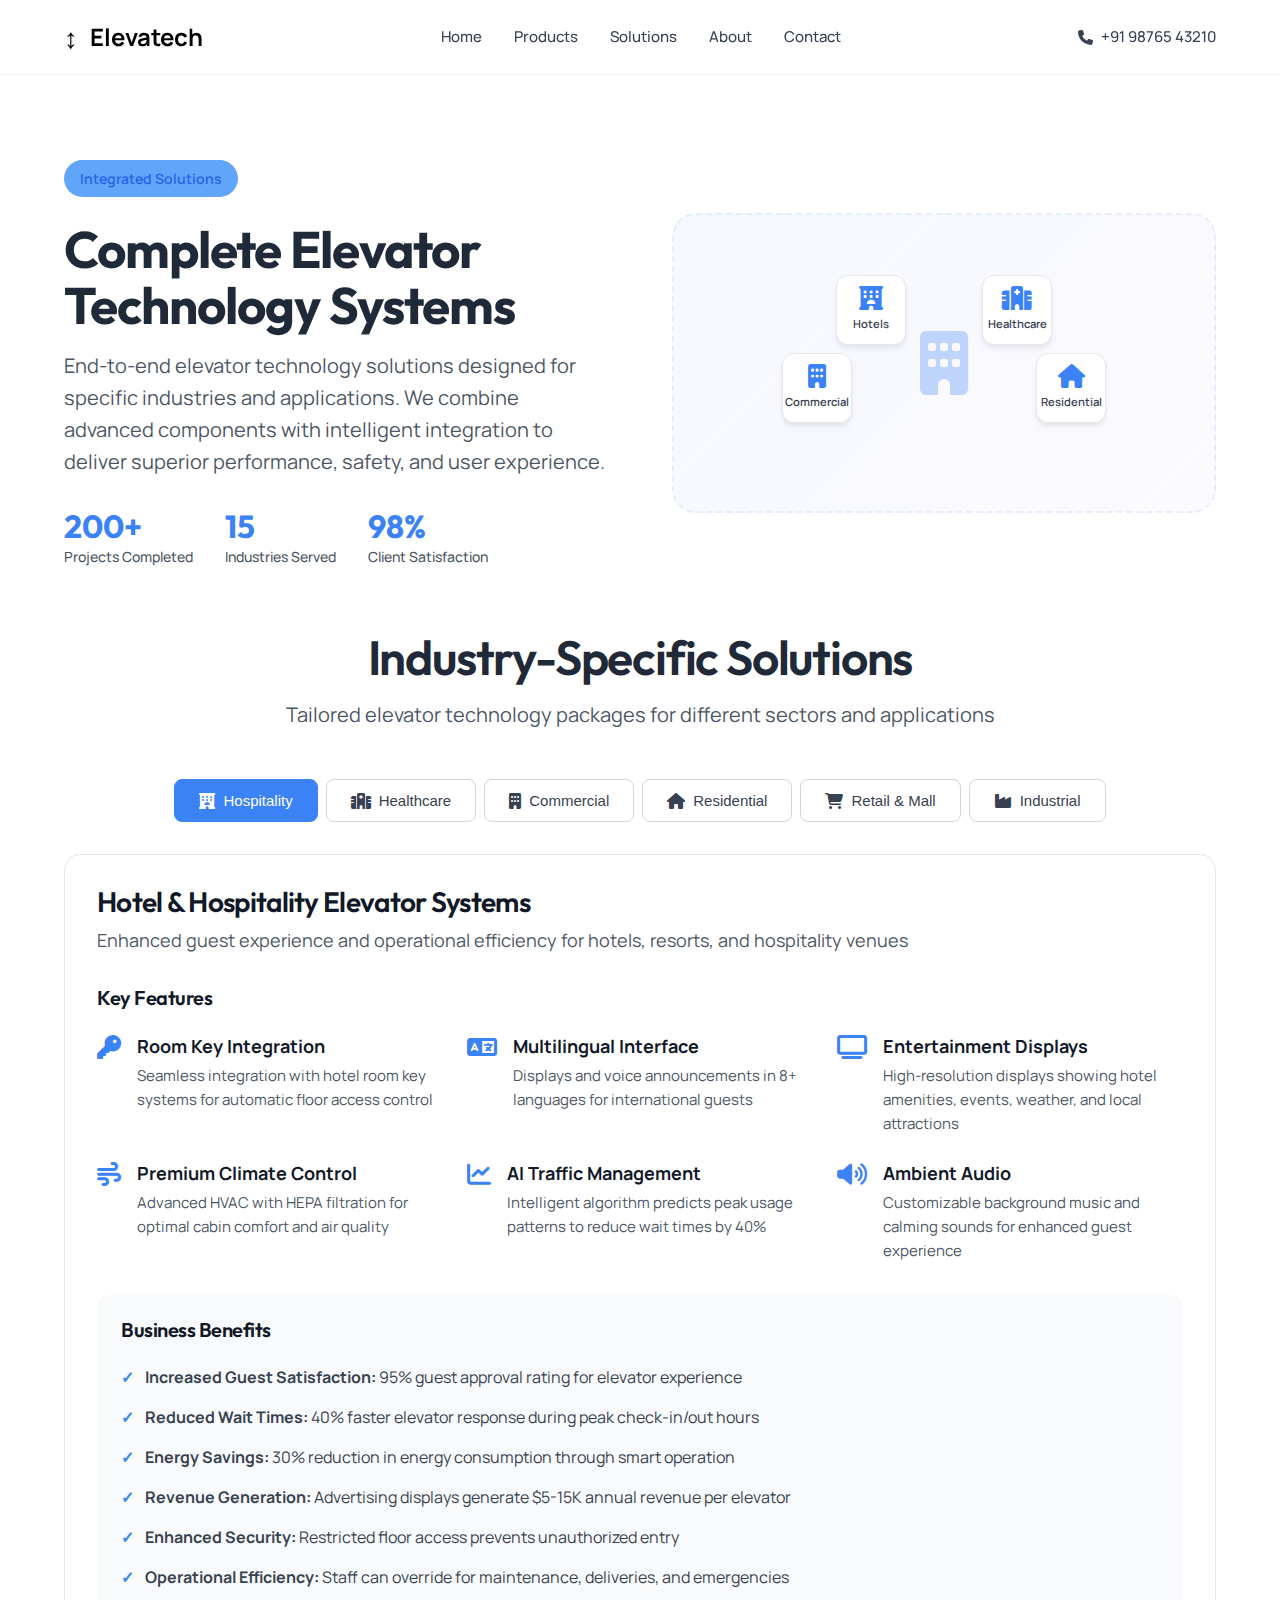
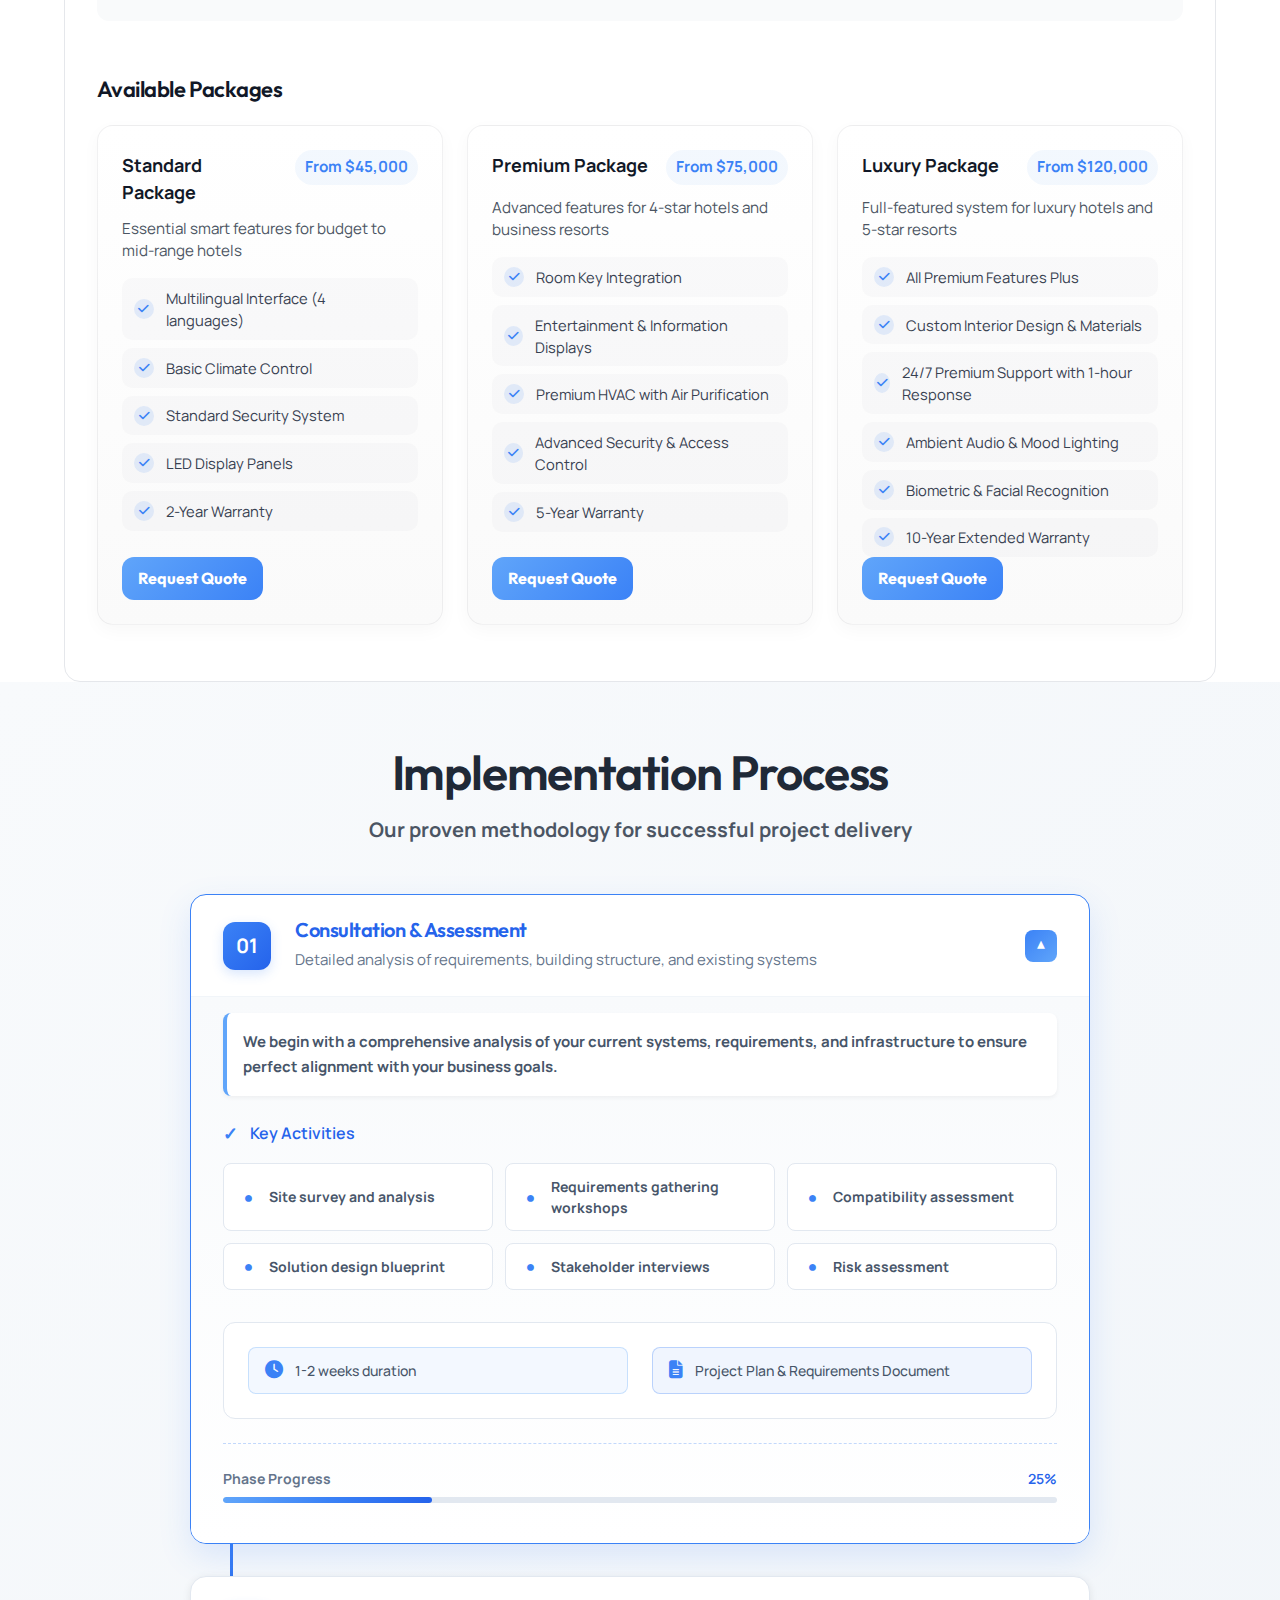
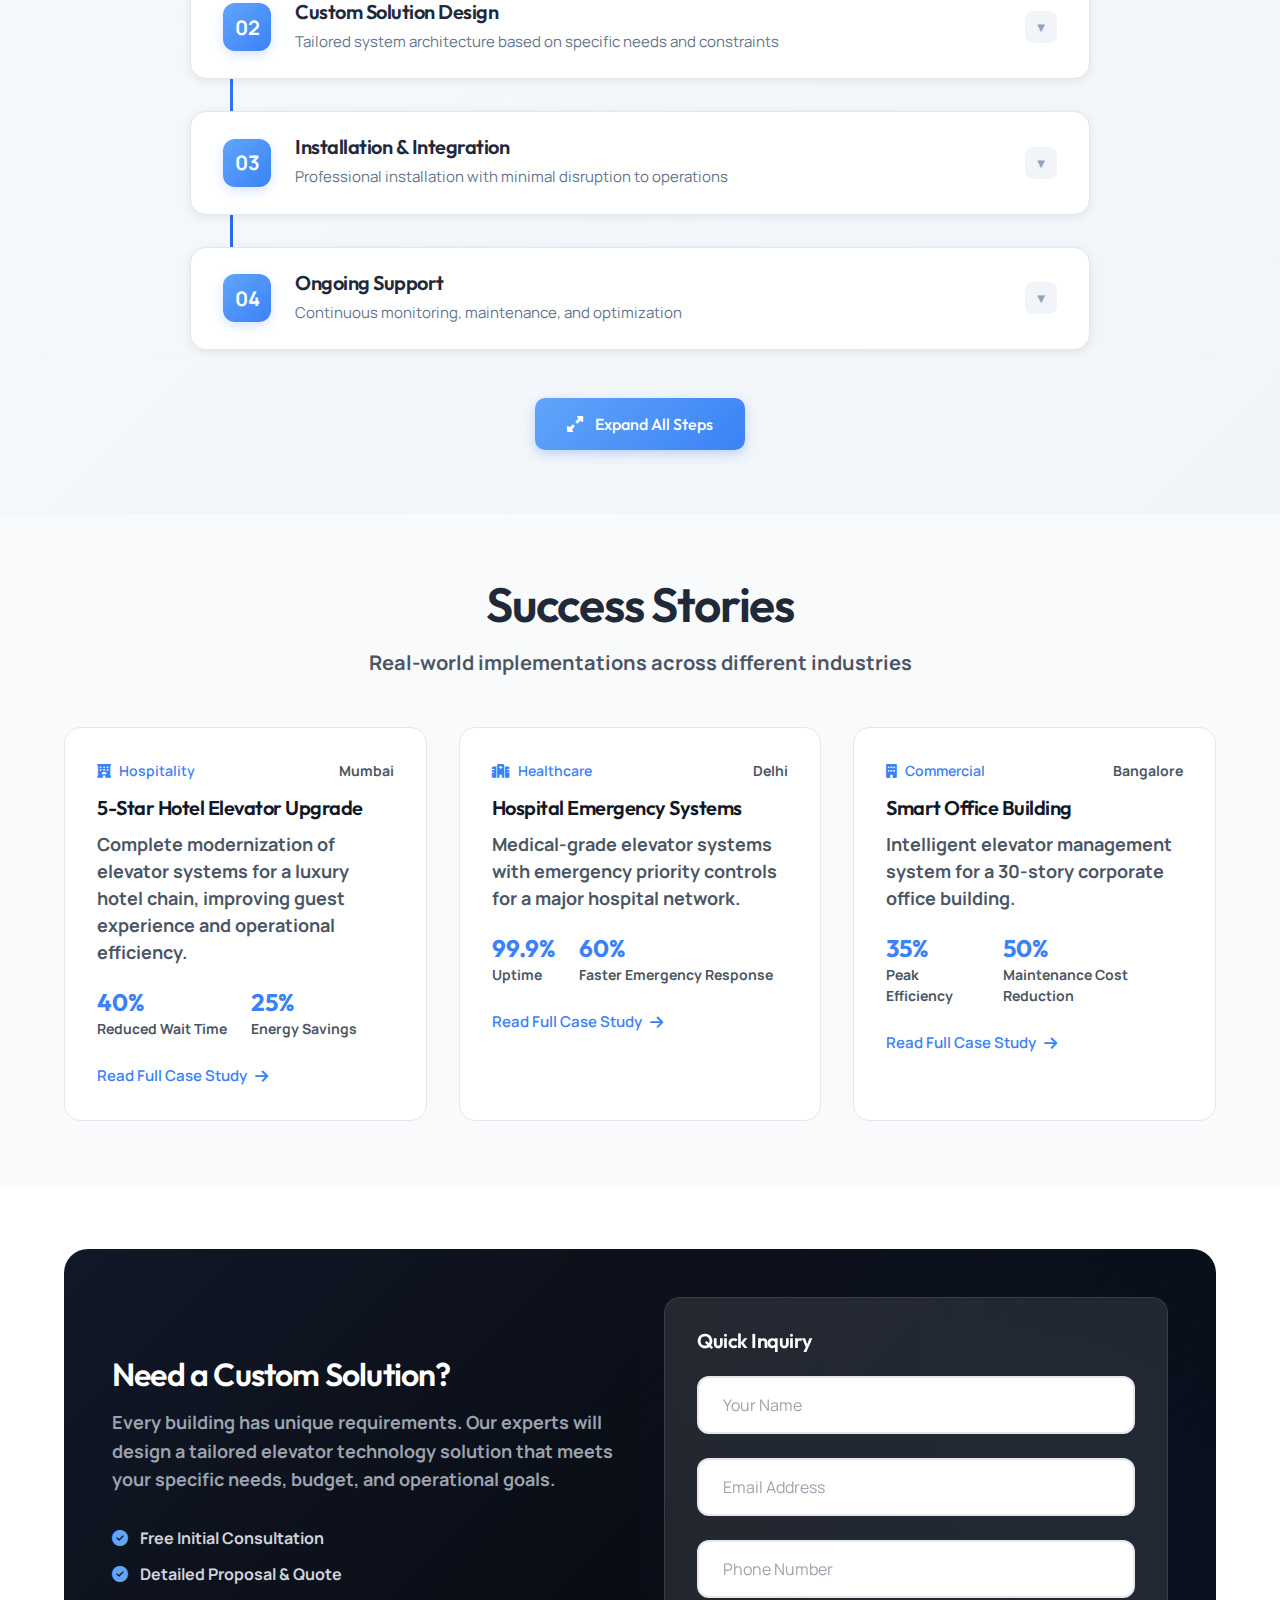
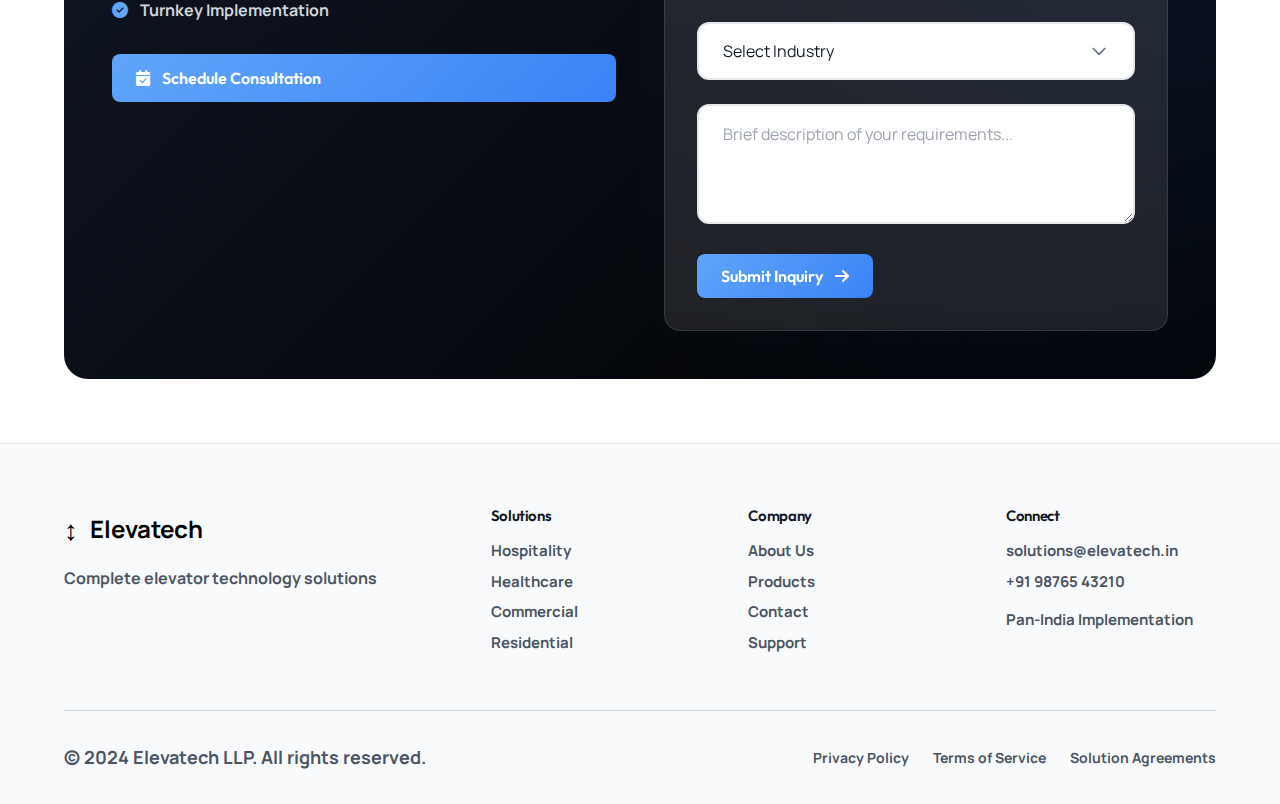
<file: pages/solutions.html>
<!DOCTYPE html>
<html lang="en">
<head>
    <meta charset="UTF-8">
    <meta name="viewport" content="width=device-width, initial-scale=1.0">
    <title>Solutions | Elevatech - Complete Elevator Technology Solutions</title>
    <link rel="stylesheet" href="../style.css">
    <link rel="preconnect" href="https://fonts.googleapis.com">
    <link rel="preconnect" href="https://fonts.gstatic.com" crossorigin>
    <link href="https://fonts.googleapis.com/css2?family=Outfit:wght@300;400;500;600;700&family=Manrope:wght@300;400;500;600&display=swap" rel="stylesheet">
    <link rel="stylesheet" href="https://cdnjs.cloudflare.com/ajax/libs/font-awesome/6.4.0/css/all.min.css">
</head>
<body>
    <!-- Navigation -->
    <nav class="navbar">
        <div class="container">
            <a href="../index.html" class="logo">
                <span class="logo-symbol">↕</span>
                <span class="logo-text">Elevatech</span>
            </a>
            
            <div class="nav-links">
                <a href="../index.html" class="nav-item">Home</a>
                <a href="products.html" class="nav-item">Products</a>
                <a href="solutions.html" class="nav-item active">Solutions</a>
                <a href="about.html" class="nav-item">About</a>
                <a href="contact.html" class="nav-item">Contact</a>
            </div>
            
            <div class="nav-actions">
                <a href="tel:+919876543210" class="nav-contact">
                    <i class="fas fa-phone"></i>
                    <span>+91 98765 43210</span>
                </a>
                <button class="menu-toggle">
                    <span class="menu-line"></span>
                    <span class="menu-line"></span>
                </button>
            </div>
        </div>
    </nav>

    <!-- Solutions Hero -->
    <section class="solutions-hero">
        <div class="container">
            <div class="solutions-hero-content">
                <div class="solutions-hero-badge">
                    <span>Integrated Solutions</span>
                </div>
                
                <h1 class="solutions-hero-title">
                    Complete Elevator<br>
                    <span class="highlight">Technology Systems</span>
                </h1>
                
                <p class="solutions-hero-description">
                    End-to-end elevator technology solutions designed for specific industries and applications. 
                    We combine advanced components with intelligent integration to deliver superior performance, 
                    safety, and user experience.
                </p>
                
                <div class="solutions-hero-stats">
                    <div class="solution-stat">
                        <span class="stat-number">200+</span>
                        <span class="stat-label">Projects Completed</span>
                    </div>
                    <div class="solution-stat">
                        <span class="stat-number">15</span>
                        <span class="stat-label">Industries Served</span>
                    </div>
                    <div class="solution-stat">
                        <span class="stat-number">98%</span>
                        <span class="stat-label">Client Satisfaction</span>
                    </div>
                </div>
            </div>
            
            <div class="solutions-hero-image">
                <div class="solution-visual">
                    <div class="building-icon">
                        <i class="fas fa-building"></i>
                    </div>
                    <div class="solution-node" style="top: 20%; left: 30%;">
                        <i class="fas fa-hotel"></i>
                        <span>Hotels</span>
                    </div>
                    <div class="solution-node" style="top: 20%; right: 30%;">
                        <i class="fas fa-hospital"></i>
                        <span>Healthcare</span>
                    </div>
                    <div class="solution-node" style="bottom: 30%; left: 20%;">
                        <i class="fas fa-building"></i>
                        <span>Commercial</span>
                    </div>
                    <div class="solution-node" style="bottom: 30%; right: 20%;">
                        <i class="fas fa-home"></i>
                        <span>Residential</span>
                    </div>
                </div>
            </div>
        </div>
    </section>

    <!-- Solutions Overview -->
    <section class="solutions-overview">
        <div class="container">
            <div class="section-header">
                <h2 class="section-title">Industry-Specific Solutions</h2>
                <p class="section-subtitle">Tailored elevator technology packages for different sectors and applications</p>
            </div>
            
            <div class="solutions-tabs">
                <div class="tab-buttons">
                    <button class="tab-btn active" data-tab="hospitality">
                        <i class="fas fa-hotel"></i>
                        <span>Hospitality</span>
                    </button>
                    <button class="tab-btn" data-tab="healthcare">
                        <i class="fas fa-hospital"></i>
                        <span>Healthcare</span>
                    </button>
                    <button class="tab-btn" data-tab="commercial">
                        <i class="fas fa-building"></i>
                        <span>Commercial</span>
                    </button>
                    <button class="tab-btn" data-tab="residential">
                        <i class="fas fa-home"></i>
                        <span>Residential</span>
                    </button>
                    <button class="tab-btn" data-tab="retail">
                        <i class="fas fa-shopping-cart"></i>
                        <span>Retail & Mall</span>
                    </button>
                    <button class="tab-btn" data-tab="industrial">
                        <i class="fas fa-industry"></i>
                        <span>Industrial</span>
                    </button>
                </div>
                
                <div class="tab-content">
                    <!-- ===== HOSPITALITY TAB ===== -->
                    <div class="tab-pane active" id="hospitality">
                        <div class="solution-detail">
                            <div class="detail-header">
                                <h3>Hotel & Hospitality Elevator Systems</h3>
                                <p class="detail-subtitle">Enhanced guest experience and operational efficiency for hotels, resorts, and hospitality venues</p>
                            </div>
                            
                            <div class="detail-content">
                                <div class="detail-features">
                                    <h4>Key Features</h4>
                                    <div class="features-grid">
                                        <div class="feature">
                                            <i class="fas fa-key"></i>
                                            <div>
                                                <h5>Room Key Integration</h5>
                                                <p>Seamless integration with hotel room key systems for automatic floor access control</p>
                                            </div>
                                        </div>
                                        <div class="feature">
                                            <i class="fas fa-language"></i>
                                            <div>
                                                <h5>Multilingual Interface</h5>
                                                <p>Displays and voice announcements in 8+ languages for international guests</p>
                                            </div>
                                        </div>
                                        <div class="feature">
                                            <i class="fas fa-tv"></i>
                                            <div>
                                                <h5>Entertainment Displays</h5>
                                                <p>High-resolution displays showing hotel amenities, events, weather, and local attractions</p>
                                            </div>
                                        </div>
                                        <div class="feature">
                                            <i class="fas fa-wind"></i>
                                            <div>
                                                <h5>Premium Climate Control</h5>
                                                <p>Advanced HVAC with HEPA filtration for optimal cabin comfort and air quality</p>
                                            </div>
                                        </div>
                                        <div class="feature">
                                            <i class="fas fa-chart-line"></i>
                                            <div>
                                                <h5>AI Traffic Management</h5>
                                                <p>Intelligent algorithm predicts peak usage patterns to reduce wait times by 40%</p>
                                            </div>
                                        </div>
                                        <div class="feature">
                                            <i class="fas fa-volume-up"></i>
                                            <div>
                                                <h5>Ambient Audio</h5>
                                                <p>Customizable background music and calming sounds for enhanced guest experience</p>
                                            </div>
                                        </div>
                                    </div>
                                </div>
                                
                                <div class="detail-benefits">
                                    <h4>Business Benefits</h4>
                                    <ul>
                                        <li><strong>Increased Guest Satisfaction:</strong> 95% guest approval rating for elevator experience</li>
                                        <li><strong>Reduced Wait Times:</strong> 40% faster elevator response during peak check-in/out hours</li>
                                        <li><strong>Energy Savings:</strong> 30% reduction in energy consumption through smart operation</li>
                                        <li><strong>Revenue Generation:</strong> Advertising displays generate $5-15K annual revenue per elevator</li>
                                        <li><strong>Enhanced Security:</strong> Restricted floor access prevents unauthorized entry</li>
                                        <li><strong>Operational Efficiency:</strong> Staff can override for maintenance, deliveries, and emergencies</li>
                                    </ul>
                                </div>
                                
                                <div class="detail-packages">
                                    <h4>Available Packages</h4>

                                    <div class="packages">
                                        
                                        <!-- Standard Package -->
                                        <div class="package">
                                            <div class="package-header">
                                                <h5>Standard Package</h5>
                                                <div class="package-price">From $45,000</div>
                                            </div>

                                            <p>Essential smart features for budget to mid-range hotels</p>

                                            <div class="package-features">
                                                <span><i class="fas fa-check"></i> Multilingual Interface (4 languages)</span>
                                                <span><i class="fas fa-check"></i> Basic Climate Control</span>
                                                <span><i class="fas fa-check"></i> Standard Security System</span>
                                                <span><i class="fas fa-check"></i> LED Display Panels</span>
                                                <span><i class="fas fa-check"></i> 2-Year Warranty</span>
                                            </div>

                                            <div class="package-footer">
                                                <button class="btn quote-btn">Request Quote</button>
                                            </div>
                                        </div>

                                        <!-- Premium Package -->
                                        <div class="package">
                                            <div class="package-header">
                                                <h5>Premium Package</h5>
                                                <div class="package-price">From $75,000</div>
                                            </div>

                                            <p>Advanced features for 4-star hotels and business resorts</p>

                                            <div class="package-features">
                                                <span><i class="fas fa-check"></i> Room Key Integration</span>
                                                <span><i class="fas fa-check"></i> Entertainment & Information Displays</span>
                                                <span><i class="fas fa-check"></i> Premium HVAC with Air Purification</span>
                                                <span><i class="fas fa-check"></i> Advanced Security & Access Control</span>
                                                <span><i class="fas fa-check"></i> 5-Year Warranty</span>
                                            </div>

                                            <div class="package-footer">
                                                <button class="btn quote-btn">Request Quote</button>
                                            </div>
                                        </div>

                                        <!-- Luxury Package -->
                                        <div class="package">
                                            <div class="package-header">
                                                <h5>Luxury Package</h5>
                                                <div class="package-price">From $120,000</div>
                                            </div>

                                            <p>Full-featured system for luxury hotels and 5-star resorts</p>

                                            <div class="package-features">
                                                <span><i class="fas fa-check"></i> All Premium Features Plus</span>
                                                <span><i class="fas fa-check"></i> Custom Interior Design & Materials</span>
                                                <span><i class="fas fa-check"></i> 24/7 Premium Support with 1-hour Response</span>
                                                <span><i class="fas fa-check"></i> Ambient Audio & Mood Lighting</span>
                                                <span><i class="fas fa-check"></i> Biometric & Facial Recognition</span>
                                                <span><i class="fas fa-check"></i> 10-Year Extended Warranty</span>
                                            </div>

                                            <div class="package-footer">
                                                <button class="btn quote-btn">Request Quote</button>
                                            </div>
                                        </div>

                                    </div>
                                </div>

                    
                    <!-- ===== HEALTHCARE TAB ===== -->
                    <div class="tab-pane" id="healthcare">
                        <div class="solution-detail">
                            <div class="detail-header">
                                <h3>Healthcare & Hospital Elevator Systems</h3>
                                <p class="detail-subtitle">Medical-grade reliability, hygiene, and safety for hospitals, clinics, and care facilities</p>
                            </div>
                            
                            <div class="detail-content">
                                <div class="detail-features">
                                    <h4>Key Features</h4>
                                    <div class="features-grid">
                                        <div class="feature">
                                            <i class="fas fa-ambulance"></i>
                                            <div>
                                                <h5>Emergency Priority Mode</h5>
                                                <p>Immediate override for emergency transport and code blue situations</p>
                                            </div>
                                        </div>
                                        <div class="feature">
                                            <i class="fas fa-bacteria"></i>
                                            <div>
                                                <h5>Antimicrobial Surfaces</h5>
                                                <p>Copper-infused buttons and UV-C lighting for continuous disinfection</p>
                                            </div>
                                        </div>
                                        <div class="feature">
                                            <i class="fas fa-bed"></i>
                                            <div>
                                                <h5>Hospital Bed & Stretcher Mode</h5>
                                                <p>Extra-wide cabins with specialized controls for medical equipment transport</p>
                                            </div>
                                        </div>
                                        <div class="feature">
                                            <i class="fas fa-shield-alt"></i>
                                            <div>
                                                <h5>HIPAA-Compliant Privacy</h5>
                                                <p>Secure patient transport with privacy screens and restricted access</p>
                                            </div>
                                        </div>
                                        <div class="feature">
                                            <i class="fas fa-notes-medical"></i>
                                            <div>
                                                <h5>Medical Staff Priority</h5>
                                                <p>Priority access for doctors and nurses during critical situations</p>
                                            </div>
                                        </div>
                                        <div class="feature">
                                            <i class="fas fa-hand-holding-medical"></i>
                                            <div>
                                                <h5>Hands-Free Operation</h5>
                                                <p>Voice commands and foot pedals to minimize contact and cross-contamination</p>
                                            </div>
                                        </div>
                                    </div>
                                </div>
                                
                                <div class="detail-benefits">
                                    <h4>Business Benefits</h4>
                                    <ul>
                                        <li><strong>Improved Patient Outcomes:</strong> 25% faster emergency response times</li>
                                        <li><strong>Infection Control:</strong> 99.9% reduction in surface pathogens with antimicrobial technology</li>
                                        <li><strong>Staff Efficiency:</strong> Medical personnel save 15+ hours weekly with priority access</li>
                                        <li><strong>Regulatory Compliance:</strong> Meets all ADA, HIPAA, and healthcare facility requirements</li>
                                        <li><strong>Reduced Downtime:</strong> 99.8% uptime with redundant systems and immediate technical support</li>
                                        <li><strong>Patient Satisfaction:</strong> Enhanced comfort and privacy during transport</li>
                                    </ul>
                                </div>
                                
                                <div class="detail-packages">
                                    <h4>Available Packages</h4>
                                    <div class="packages">
                                        <div class="package">
                                            <div class="package-header">
                                                <h5>Clinic Package</h5>
                                                <div class="package-price">From $55,000</div>
                                            </div>
                                            <p>Essential healthcare features for medical offices and clinics</p>
                                            <div class="package-features">
                                                <span><i class="fas fa-check"></i> Basic Hospital Bed Capacity</span>
                                                <span><i class="fas fa-check"></i> Antimicrobial Surfaces</span>
                                                <span><i class="fas fa-check"></i> Emergency Override</span>
                                                <span><i class="fas fa-check"></i> ADA Compliant</span>
                                                <span><i class="fas fa-check"></i> 3-Year Warranty</span>
                                            </div>
                                            <div class="package-footer"> <!-- Add this wrapper -->
                                                <button class="btn btn-outline">Request Quote</button>
                                            </div>
                                        </div>
                                        <div class="package">
                                            <div class="package-header">
                                                <h5>Hospital Package</h5>
                                                <div class="package-price">From $95,000</div>
                                            </div>
                                            <p>Comprehensive system for general hospitals and medical centers</p>
                                            <div class="package-features">
                                                <span><i class="fas fa-check"></i> Full Hospital Bed & Stretcher Mode</span>
                                                <span><i class="fas fa-check"></i> UV-C Disinfection System</span>
                                                <span><i class="fas fa-check"></i> Medical Staff Priority Access</span>
                                                <span><i class="fas fa-check"></i> Hands-Free Operation Options</span>
                                                <span><i class="fas fa-check"></i> HIPAA-Compliant Privacy Features</span>
                                                <span><i class="fas fa-check"></i> 5-Year Warranty</span>
                                            </div>
                                            <div class="package-footer"> <!-- Add this wrapper -->
                                                <button class="btn btn-outline">Request Quote</button>
                                            </div>
                                        </div>
                                        <div class="package">
                                            <div class="package-header">
                                                <h5>Medical Center Package</h5>
                                                <div class="package-price">From $150,000</div>
                                            </div>
                                            <p>Advanced system for teaching hospitals and specialized medical centers</p>
                                            <div class="package-features">
                                                <span><i class="fas fa-check"></i> All Hospital Features Plus</span>
                                                <span><i class="fas fa-check"></i> ICU & Surgical Transport Mode</span>
                                                <span><i class="fas fa-check"></i> Redundant Power & Backup Systems</span>
                                                <span><i class="fas fa-check"></i> Real-Time Location Tracking</span>
                                                <span><i class="fas fa-check"></i> Integration with Hospital Management Systems</span>
                                                <span><i class="fas fa-check"></i> 10-Year Comprehensive Warranty</span>
                                            </div>
                                            <div class="package-footer"> <!-- Add this wrapper -->
                                                <button class="btn btn-outline">Request Quote</button>
                                            </div>
                                        </div>
                                    </div>
                                </div>
                            </div>
                        </div>
                    </div>
                    
                    <!-- ===== COMMERCIAL TAB ===== -->
                    <div class="tab-pane" id="commercial">
                        <div class="solution-detail">
                            <div class="detail-header">
                                <h3>Commercial Office Elevator Systems</h3>
                                <p class="detail-subtitle">High-capacity, efficient vertical transportation for corporate towers and office buildings</p>
                            </div>
                            
                            <div class="detail-content">
                                <div class="detail-features">
                                    <h4>Key Features</h4>
                                    <div class="features-grid">
                                        <div class="feature">
                                            <i class="fas fa-users"></i>
                                            <div>
                                                <h5>Group Dispatching</h5>
                                                <p>Intelligent system groups passengers by destination floor for 30% faster throughput</p>
                                            </div>
                                        </div>
                                        <div class="feature">
                                            <i class="fas fa-id-badge"></i>
                                            <div>
                                                <h5>Access Card Integration</h5>
                                                <p>Seamless integration with building access control and security systems</p>
                                            </div>
                                        </div>
                                        <div class="feature">
                                            <i class="fas fa-mobile-alt"></i>
                                            <div>
                                                <h5>Destination Control</h5>
                                                <p>App-based floor selection and arrival prediction for reduced lobby congestion</p>
                                            </div>
                                        </div>
                                        <div class="feature">
                                            <i class="fas fa-chart-bar"></i>
                                            <div>
                                                <h5>Peak Load Management</h5>
                                                <p>AI-powered traffic analysis optimizes for morning arrival and lunchtime peaks</p>
                                            </div>
                                        </div>
                                        <div class="feature">
                                            <i class="fas fa-leaf"></i>
                                            <div>
                                                <h5>Energy Recovery System</h5>
                                                <p>Regenerative drives convert braking energy into electricity, reducing consumption by 35%</p>
                                            </div>
                                        </div>
                                        <div class="feature">
                                            <i class="fas fa-tachometer-alt"></i>
                                            <div>
                                                <h5>Real-Time Monitoring</h5>
                                                <p>Building managers track performance, usage patterns, and maintenance needs</p>
                                            </div>
                                        </div>
                                    </div>
                                </div>
                                
                                <div class="detail-benefits">
                                    <h4>Business Benefits</h4>
                                    <ul>
                                        <li><strong>Increased Productivity:</strong> Employees save 8-10 minutes daily on elevator wait times</li>
                                        <li><strong>Enhanced Security:</strong> Restricted floor access protects sensitive company areas</li>
                                        <li><strong>Reduced Energy Costs:</strong> 35% lower energy consumption with regenerative systems</li>
                                        <li><strong>Tenant Satisfaction:</strong> Modern elevators increase property value and tenant retention</li>
                                        <li><strong>Lower Maintenance:</strong> Predictive maintenance reduces downtime by 60%</li>
                                        <li><strong>Space Optimization:</strong> Smaller elevator banks needed due to higher efficiency</li>
                                    </ul>
                                </div>
                                
                                <div class="detail-packages">
                                    <h4>Available Packages</h4>
                                    <div class="packages">
                                        <div class="package">
                                            <div class="package-header">
                                                <h5>Business Package</h5>
                                                <div class="package-price">From $65,000</div>
                                            </div>
                                            <p>Efficient system for small to mid-sized office buildings</p>
                                            <div class="package-features">
                                                <span><i class="fas fa-check"></i> Basic Group Dispatching</span>
                                                <span><i class="fas fa-check"></i> Access Control Integration</span>
                                                <span><i class="fas fa-check"></i> Energy Efficient Motors</span>
                                                <span><i class="fas fa-check"></i> Standard Monitoring</span>
                                                <span><i class="fas fa-check"></i> 3-Year Warranty</span>
                                            </div>
                                            <div class="package-footer"> <!-- Add this wrapper -->
                                                <button class="btn btn-outline">Request Quote</button>
                                            </div>
                                        </div>
                                        <div class="package">
                                            <div class="package-header">
                                                <h5>Corporate Package</h5>
                                                <div class="package-price">From $110,000</div>
                                            </div>
                                            <p>Advanced features for corporate headquarters and large offices</p>
                                            <div class="package-features">
                                                <span><i class="fas fa-check"></i> AI-Powered Destination Control</span>
                                                <span><i class="fas fa-check"></i> Mobile App Integration</span>
                                                <span><i class="fas fa-check"></i> Regenerative Drive System</span>
                                                <span><i class="fas fa-check"></i> Real-Time Analytics Dashboard</span>
                                                <span><i class="fas fa-check"></i> Peak Load Optimization</span>
                                                <span><i class="fas fa-check"></i> 5-Year Warranty</span>
                                            </div>
                                            <div class="package-footer"> <!-- Add this wrapper -->
                                                <button class="btn btn-outline">Request Quote</button>
                                            </div>
                                        </div>
                                        <div class="package">
                                            <div class="package-header">
                                                <h5>Enterprise Package</h5>
                                                <div class="package-price">From $180,000</div>
                                            </div>
                                            <p>Premium system for skyscrapers and multinational corporate campuses</p>
                                            <div class="package-features">
                                                <span><i class="fas fa-check"></i> All Corporate Features Plus</span>
                                                <span><i class="fas fa-check"></i> Double-Decker & Twin Elevators</span>
                                                <span><i class="fas fa-check"></i> VIP Express Service</span>
                                                <span><i class="fas fa-check"></i> Integration with Building Management System</span>
                                                <span><i class="fas fa-check"></i> Redundant Safety Systems</span>
                                                <span><i class="fas fa-check"></i> 10-Year Platinum Warranty</span>
                                            </div>
                                            <div class="package-footer"> <!-- Add this wrapper -->
                                                <button class="btn btn-outline">Request Quote</button>
                                            </div>
                                        </div>
                                    </div>
                                </div>
                            </div>
                        </div>
                    </div>
                    
                    <!-- ===== RESIDENTIAL TAB ===== -->
                    <div class="tab-pane" id="residential">
                        <div class="solution-detail">
                            <div class="detail-header">
                                <h3>Residential Elevator Systems</h3>
                                <p class="detail-subtitle">Quiet, reliable, and space-efficient elevators for apartments, condos, and luxury homes</p>
                            </div>
                            
                            <div class="detail-content">
                                <div class="detail-features">
                                    <h4>Key Features</h4>
                                    <div class="features-grid">
                                        <div class="feature">
                                            <i class="fas fa-volume-mute"></i>
                                            <div>
                                                <h5>Whisper-Quiet Operation</h5>
                                                <p>Advanced noise reduction technology for peaceful residential environments</p>
                                            </div>
                                        </div>
                                        <div class="feature">
                                            <i class="fas fa-palette"></i>
                                            <div>
                                                <h5>Custom Interior Design</h5>
                                                <p>Wide range of finishes, materials, and lighting options to match residential decor</p>
                                            </div>
                                        </div>
                                        <div class="feature">
                                            <i class="fas fa-wheelchair"></i>
                                            <div>
                                                <h5>Accessibility Features</h5>
                                                <p>ADA-compliant with braille buttons, voice announcements, and spacious cabins</p>
                                            </div>
                                        </div>
                                        <div class="feature">
                                            <i class="fas fa-baby-carriage"></i>
                                            <div>
                                                <h5>Family-Friendly Design</h5>
                                                <p>Gentle acceleration, soft-close doors, and child safety features</p>
                                            </div>
                                        </div>
                                        <div class="feature">
                                            <i class="fas fa-home"></i>
                                            <div>
                                                <h5>Space-Saving Solutions</h5>
                                                <p>Compact designs for retrofit installations and limited shaft spaces</p>
                                            </div>
                                        </div>
                                        <div class="feature">
                                            <i class="fas fa-shield-alt"></i>
                                            <div>
                                                <h5>Resident Security</h5>
                                                <p>Key fob access, intercom systems, and emergency communication</p>
                                            </div>
                                        </div>
                                    </div>
                                </div>
                                
                                <div class="detail-benefits">
                                    <h4>Business Benefits</h4>
                                    <ul>
                                        <li><strong>Increased Property Value:</strong> Modern elevators add 5-10% to residential unit prices</li>
                                        <li><strong>Enhanced Marketability:</strong> Premium elevators attract luxury buyers and tenants</li>
                                        <li><strong>Accessibility Compliance:</strong> Meet all ADA and fair housing requirements</li>
                                        <li><strong>Reduced Noise Complaints:</strong> 70% quieter operation than standard elevators</li>
                                        <li><strong>Lower Operating Costs:</strong> Energy-efficient designs reduce HOA/common charges</li>
                                        <li><strong>Improved Safety:</strong> Advanced safety features reduce liability and insurance costs</li>
                                    </ul>
                                </div>
                                
                                <div class="detail-packages">
                                    <h4>Available Packages</h4>
                                    <div class="packages">
                                        <div class="package">
                                            <div class="package-header">
                                                <h5>Apartment Package</h5>
                                                <div class="package-price">From $40,000</div>
                                            </div>
                                            <p>Reliable system for mid-rise apartment buildings</p>
                                            <div class="package-features">
                                                <span><i class="fas fa-check"></i> Quiet Operation</span>
                                                <span><i class="fas fa-check"></i> Standard ADA Compliance</span>
                                                <span><i class="fas fa-check"></i> Basic Security Features</span>
                                                <span><i class="fas fa-check"></i> Energy Efficient</span>
                                                <span><i class="fas fa-check"></i> 3-Year Warranty</span>
                                            </div>
                                            <div class="package-footer"> <!-- Add this wrapper -->
                                                <button class="btn btn-outline">Request Quote</button>
                                            </div>
                                        </div>
                                        <div class="package">
                                            <div class="package-header">
                                                <h5>Condominium Package</h5>
                                                <div class="package-price">From $75,000</div>
                                            </div>
                                            <p>Premium features for luxury condos and high-end apartments</p>
                                            <div class="package-features">
                                                <span><i class="fas fa-check"></i> Whisper-Quiet Technology</span>
                                                <span><i class="fas fa-check"></i> Custom Interior Options</span>
                                                <span><i class="fas fa-check"></i> Advanced Security with Key Fobs</span>
                                                <span><i class="fas fa-check"></i> Spacious Cabin Designs</span>
                                                <span><i class="fas fa-check"></i> Smart Home Integration Ready</span>
                                                <span><i class="fas fa-check"></i> 5-Year Warranty</span>
                                            </div>
                                            <div class="package-footer"> <!-- Add this wrapper -->
                                                <button class="btn btn-outline">Request Quote</button>
                                            </div>
                                        </div>
                                        <div class="package">
                                            <div class="package-header">
                                                <h5>Luxury Residence Package</h5>
                                                <div class="package-price">From $125,000</div>
                                            </div>
                                            <p>Bespoke system for luxury homes and penthouse residences</p>
                                            <div class="package-features">
                                                <span><i class="fas fa-check"></i> All Condo Features Plus</span>
                                                <span><i class="fas fa-check"></i> Fully Customized Interior Design</span>
                                                <span><i class="fas fa-check"></i> Glass & Panoramic Options</span>
                                                <span><i class="fas fa-check"></i> Smart Home Integration</span>
                                                <span><i class="fas fa-check"></i> Climate-Contilated Cabin</span>
                                                <span><i class="fas fa-check"></i> 10-Year Luxury Warranty</span>
                                            </div>
                                            <div class="package-footer"> <!-- Add this wrapper -->
                                                <button class="btn btn-outline">Request Quote</button>
                                            </div>
                                        </div>
                                    </div>
                                </div>
                            </div>
                        </div>
                    </div>
                    
                    <!-- ===== RETAIL TAB ===== -->
                    <div class="tab-pane" id="retail">
                        <div class="solution-detail">
                            <div class="detail-header">
                                <h3>Retail & Mall Elevator Systems</h3>
                                <p class="detail-subtitle">High-traffic, customer-friendly vertical transportation for shopping centers and retail spaces</p>
                            </div>
                            
                            <div class="detail-content">
                                <div class="detail-features">
                                    <h4>Key Features</h4>
                                    <div class="features-grid">
                                        <div class="feature">
                                            <i class="fas fa-shopping-cart"></i>
                                            <div>
                                                <h5>Shopping Cart Friendly</h5>
                                                <p>Wide doors and spacious cabins accommodate strollers, wheelchairs, and shopping carts</p>
                                            </div>
                                        </div>
                                        <div class="feature">
                                            <i class="fas fa-ad"></i>
                                            <div>
                                                <h5>Digital Advertising Displays</h5>
                                                <p>High-resolution screens for store promotions, mall events, and brand advertising</p>
                                            </div>
                                        </div>
                                        <div class="feature">
                                            <i class="fas fa-directions"></i>
                                            <div>
                                                <h5>Wayfinding Integration</h5>
                                                <p>Interactive maps and directory integration help shoppers navigate the mall</p>
                                            </div>
                                        </div>
                                        <div class="feature">
                                            <i class="fas fa-users"></i>
                                            <div>
                                                <h5>High Capacity Design</h5>
                                                <p>Optimized for peak shopping hours, holidays, and special events</p>
                                            </div>
                                        </div>
                                        <div class="feature">
                                            <i class="fas fa-child"></i>
                                            <div>
                                                <h5>Family-Friendly Features</h5>
                                                <p>Lowered control panels, safety mirrors, and gentle door operation</p>
                                            </div>
                                        </div>
                                        <div class="feature">
                                            <i class="fas fa-tachometer-alt"></i>
                                            <div>
                                                <h5>Retail Analytics</h5>
                                                <p>Track foot traffic patterns, peak usage times, and customer flow between floors</p>
                                            </div>
                                        </div>
                                    </div>
                                </div>
                                
                                <div class="detail-benefits">
                                    <h4>Business Benefits</h4>
                                    <ul>
                                        <li><strong>Increased Retail Traffic:</strong> Efficient elevators encourage multi-floor shopping</li>
                                        <li><strong>Advertising Revenue:</strong> Digital displays generate $8-20K annual revenue per elevator</li>
                                        <li><strong>Enhanced Customer Experience:</strong> Reduced wait times increase customer satisfaction by 25%</li>
                                        <li><strong>Better Space Utilization:</strong> Optimized traffic flow increases visibility for upper-floor stores</li>
                                        <li><strong>Data-Driven Decisions:</shopping> Traffic analytics help with tenant placement and promotions</li>
                                        <li><strong>Reduced Operating Costs:</strong> Energy-efficient systems lower mall operational expenses</li>
                                    </ul>
                                </div>
                                
                                <div class="detail-packages">
                                    <h4>Available Packages</h4>
                                    <div class="packages">
                                        <div class="package">
                                            <div class="package-header">
                                                <h5>Retail Package</h5>
                                                <div class="package-price">From $50,000</div>
                                            </div>
                                            <p>Essential features for department stores and small shopping centers</p>
                                            <div class="package-features">
                                                <span><i class="fas fa-check"></i> Shopping Cart Accessible</span>
                                                <span><i class="fas fa-check"></i> Basic Digital Displays</span>
                                                <span><i class="fas fa-check"></i> High Traffic Capacity</span>
                                                <span><i class="fas fa-check"></i> Family Safety Features</span>
                                                <span><i class="fas fa-check"></i> 3-Year Warranty</span>
                                            </div>
                                            <div class="package-footer"> <!-- Add this wrapper -->
                                                <button class="btn btn-outline">Request Quote</button>
                                            </div>
                                        </div>
                                        <div class="package">
                                            <div class="package-header">
                                                <h5>Mall Package</h5>
                                                <div class="package-price">From $90,000</div>
                                            </div>
                                            <p>Advanced system for regional shopping malls and large retail centers</p>
                                            <div class="package-features">
                                                <span><i class="fas fa-check"></i> Premium Advertising Displays</span>
                                                <span><i class="fas fa-check"></i> Interactive Wayfinding</span>
                                                <span><i class="fas fa-check"></i> Advanced Traffic Analytics</span>
                                                <span><i class="fas fa-check"></i> Luxury Interior Options</span>
                                                <span><i class="fas fa-check"></i> Glass Panoramic Options</span>
                                                <span><i class="fas fa-check"></i> 5-Year Warranty</span>
                                            </div>
                                            <div class="package-footer"> <!-- Add this wrapper -->
                                                <button class="btn btn-outline">Request Quote</button>
                                            </div>
                                        </div>
                                        <div class="package">
                                            <div class="package-header">
                                                <h5>Luxury Retail Package</h5>
                                                <div class="package-price">From $140,000</div>
                                            </div>
                                            <p>Premium system for luxury shopping destinations and flagship stores</p>
                                            <div class="package-features">
                                                <span><i class="fas fa-check"></i> All Mall Features Plus</span>
                                                <span><i class="fas fa-check"></i> Bespoke Interior Design</span>
                                                <span><i class="fas fa-check"></i> VIP Experience Mode</span>
                                                <span><i class="fas fa-check"></i> Real-Time Retail Analytics Dashboard</span>
                                                <span><i class="fas fa-check"></i> Integration with Mall Management Systems</span>
                                                <span><i class="fas fa-check"></i> 10-Year Comprehensive Warranty</span>
                                            </div>
                                            <div class="package-footer"> <!-- Add this wrapper -->
                                                <button class="btn btn-outline">Request Quote</button>
                                            </div>
                                        </div>
                                    </div>
                                </div>
                            </div>
                        </div>
                    </div>
                    
                    <!-- ===== INDUSTRIAL TAB ===== -->
                    <div class="tab-pane" id="industrial">
                        <div class="solution-detail">
                            <div class="detail-header">
                                <h3>Industrial Elevator Systems</h3>
                                <p class="detail-subtitle">Heavy-duty, reliable vertical transportation for manufacturing, warehousing, and industrial facilities</p>
                            </div>
                            
                            <div class="detail-content">
                                <div class="detail-features">
                                    <h4>Key Features</h4>
                                    <div class="features-grid">
                                        <div class="feature">
                                            <i class="fas fa-weight-hanging"></i>
                                            <div>
                                                <h5>Heavy Load Capacity</h5>
                                                <p>Capacities from 5,000 to 20,000 lbs for equipment, materials, and pallet transport</p>
                                            </div>
                                        </div>
                                        <div class="feature">
                                            <i class="fas fa-truck-loading"></i>
                                            <div>
                                                <h5>Forklift Accessible</h5>
                                                <p>Extra-wide doors and reinforced floors for forklift and equipment entry</p>
                                            </div>
                                        </div>
                                        <div class="feature">
                                            <i class="fas fa-dumpster"></i>
                                            <div>
                                                <h5>Durable Construction</h5>
                                                <p>Industrial-grade materials resist impact, chemicals, and heavy wear</p>
                                            </div>
                                        </div>
                                        <div class="feature">
                                            <i class="fas fa-exclamation-triangle"></i>
                                            <div>
                                                <h5>Hazardous Environment Rated</h5>
                                                <p>Explosion-proof and dust-tight options for manufacturing environments</p>
                                            </div>
                                        </div>
                                        <div class="feature">
                                            <i class="fas fa-tools"></i>
                                            <div>
                                                <h5>Maintenance Access</h5>
                                                <p>Easy access panels and service modes for minimal production downtime</p>
                                            </div>
                                        </div>
                                        <div class="feature">
                                            <i class="fas fa-clipboard-check"></i>
                                            <div>
                                                <h5>Compliance Ready</h5>
                                                <p>Meets OSHA, ANSI, and industrial safety standards</p>
                                            </div>
                                        </div>
                                    </div>
                                </div>
                                
                                <div class="detail-benefits">
                                    <h4>Business Benefits</h4>
                                    <ul>
                                        <li><strong>Increased Productivity:</strong> 40% faster material movement between floors</li>
                                        <li><strong>Reduced Labor Costs:</strong> Automated transport reduces manual handling requirements</li>
                                        <li><strong>Enhanced Safety:</strong> Industrial safety features reduce workplace accidents by 60%</li>
                                        <li><strong>Lower Maintenance:</strong> Heavy-duty construction reduces repair frequency and costs</li>
                                        <li><strong>Operational Continuity:</strong> 99.5% uptime with rugged components and redundant systems</li>
                                        <li><strong>Space Optimization:</strong> Efficient vertical transport maximizes usable floor space</li>
                                    </ul>
                                </div>
                                
                                <div class="detail-packages">
                                    <h4>Available Packages</h4>
                                    <div class="packages">
                                        <div class="package">
                                            <div class="package-header">
                                                <h5>Industrial Package</h5>
                                                <div class="package-price">From $70,000</div>
                                            </div>
                                            <p>Heavy-duty system for light manufacturing and warehouses</p>
                                            <div class="package-features">
                                                <span><i class="fas fa-check"></i> 5,000-10,000 lb Capacity</span>
                                                <span><i class="fas fa-check"></i> Forklift Accessible</span>
                                                <span><i class="fas fa-check"></i> Durable Construction</span>
                                                <span><i class="fas fa-check"></i> Basic Safety Features</span>
                                                <span><i class="fas fa-check"></i> 3-Year Warranty</span>
                                            </div>
                                            <div class="package-footer"> <!-- Add this wrapper -->
                                                <button class="btn btn-outline">Request Quote</button>
                                            </div>
                                        </div>
                                        <div class="package">
                                            <div class="package-header">
                                                <h5>Manufacturing Package</h5>
                                                <div class="package-price">From $120,000</div>
                                            </div>
                                            <p>Advanced system for production facilities and heavy manufacturing</p>
                                            <div class="package-features">
                                                <span><i class="fas fa-check"></i> 10,000-15,000 lb Capacity</span>
                                                <span><i class="fas fa-check"></i> Hazardous Environment Options</span>
                                                <span><i class="fas fa-check"></i> Explosion-Proof Configurations</span>
                                                <span><i class="fas fa-check"></i> Advanced Safety Systems</span>
                                                <span><i class="fas fa-check"></i> Easy Maintenance Access</span>
                                                <span><i class="fas fa-check"></i> 5-Year Warranty</span>
                                            </div>
                                           <div class="package-footer"> <!-- Add this wrapper -->
                                                <button class="btn btn-outline">Request Quote</button>
                                            </div>
                                        </div>
                                        <div class="package">
                                            <div class="package-header">
                                                <h5>Heavy Industrial Package</h5>
                                                <div class="package-price">From $200,000</div>
                                            </div>
                                            <p>Premium system for mining, construction, and heavy industry</p>
                                            <div class="package-features">
                                                <span><i class="fas fa-check"></i> 15,000-20,000+ lb Capacity</span>
                                                <span><i class="fas fa-check"></i> All Manufacturing Features Plus</span>
                                                <span><i class="fas fa-check"></i> Extreme Environment Rated</span>
                                                <span><i class="fas fa-check"></i> Redundant Safety Systems</span>
                                                <span><i class="fas fa-check"></i> Remote Monitoring & Diagnostics</span>
                                                <span><i class="fas fa-check"></i> 10-Year Industrial Warranty</span>
                                            </div>
                                            <div class="package-footer"> <!-- Add this wrapper -->
                                                <button class="btn btn-outline">Request Quote</button>
                                            </div>
                                        </div>
                                    </div>
                                </div>
                            </div>
                        </div>
                    </div>
                </div>
            </div>
        </div>
    </section>

    <!-- Implementation Process -->
    <section class="implementation-process">
        <div class="container">
            <div class="section-header">
                <h2 class="section-title">Implementation Process</h2>
                <p class="section-subtitle">Our proven methodology for successful project delivery</p>
            </div>
            
            <div class="process-steps">
                <!-- Step 1 -->
                <div class="process-step" data-step="1">
                    <button class="process-step-header">
                        <div class="step-number">01</div>
                        <div class="step-header-content">
                            <h4>Consultation & Assessment</h4>
                            <p class="step-preview">Detailed analysis of requirements, building structure, and existing systems</p>
                        </div>
                        <div class="step-icon">▼</div>
                    </button>
                    
                    <div class="step-content-details">
                        <div class="step-content-inner">
                            <p>We begin with a comprehensive analysis of your current systems, requirements, and infrastructure to ensure perfect alignment with your business goals.</p>
                            
                            <div class="step-features">
                                <h5>Key Activities</h5>
                                <ul>
                                    <li>Site survey and analysis</li>
                                    <li>Requirements gathering workshops</li>
                                    <li>Compatibility assessment</li>
                                    <li>Solution design blueprint</li>
                                    <li>Stakeholder interviews</li>
                                    <li>Risk assessment</li>
                                </ul>
                            </div>
                            
                            <div class="step-meta">
                                <div class="step-duration">
                                    <i class="fas fa-clock"></i>
                                    <span>1-2 weeks duration</span>
                                </div>
                                <div class="step-deliverables">
                                    <i class="fas fa-file-alt"></i>
                                    <span>Project Plan & Requirements Document</span>
                                </div>
                            </div>
                            
                            <div class="step-progress">
                                <div class="progress-label">
                                    <span>Phase Progress</span>
                                    <span>25%</span>
                                </div>
                                <div class="progress-bar">
                                    <div class="progress-fill" style="width: 25%"></div>
                                </div>
                            </div>
                        </div>
                    </div>
                </div>
                
                <!-- Step 2 -->
                <div class="process-step" data-step="2">
                    <button class="process-step-header">
                        <div class="step-number">02</div>
                        <div class="step-header-content">
                            <h4>Custom Solution Design</h4>
                            <p class="step-preview">Tailored system architecture based on specific needs and constraints</p>
                        </div>
                        <div class="step-icon">▼</div>
                    </button>
                    
                    <div class="step-content-details">
                        <div class="step-content-inner">
                            <p>Our architects design a custom solution that perfectly fits your operational workflows, technical constraints, and future growth plans.</p>
                            
                            <div class="step-features">
                                <h5>Key Activities</h5>
                                <ul>
                                    <li>Technical specifications document</li>
                                    <li>System architecture diagrams</li>
                                    <li>Component selection and justification</li>
                                    <li>Integration planning with existing systems</li>
                                    <li>Security and compliance planning</li>
                                    <li>Scalability assessment</li>
                                </ul>
                            </div>
                            
                            <div class="step-meta">
                                <div class="step-duration">
                                    <i class="fas fa-clock"></i>
                                    <span>2-3 weeks duration</span>
                                </div>
                                <div class="step-deliverables">
                                    <i class="fas fa-file-alt"></i>
                                    <span>Architecture Document & Technical Specs</span>
                                </div>
                            </div>
                            
                            <div class="step-progress">
                                <div class="progress-label">
                                    <span>Phase Progress</span>
                                    <span>50%</span>
                                </div>
                                <div class="progress-bar">
                                    <div class="progress-fill" style="width: 50%"></div>
                                </div>
                            </div>
                        </div>
                    </div>
                </div>
                
                <!-- Step 3 -->
                <div class="process-step" data-step="3">
                    <button class="process-step-header">
                        <div class="step-number">03</div>
                        <div class="step-header-content">
                            <h4>Installation & Integration</h4>
                            <p class="step-preview">Professional installation with minimal disruption to operations</p>
                        </div>
                        <div class="step-icon">▼</div>
                    </button>
                    
                    <div class="step-content-details">
                        <div class="step-content-inner">
                            <p>Our certified technicians implement the solution with precision, ensuring seamless integration and minimal operational disruption.</p>
                            
                            <div class="step-features">
                                <h5>Key Activities</h5>
                                <ul>
                                    <li>Component installation and configuration</li>
                                    <li>System integration and data migration</li>
                                    <li>Testing and validation protocols</li>
                                    <li>Staff training and documentation</li>
                                    <li>Performance benchmarking</li>
                                    <li>Quality assurance checks</li>
                                </ul>
                            </div>
                            
                            <div class="step-meta">
                                <div class="step-duration">
                                    <i class="fas fa-clock"></i>
                                    <span>3-4 weeks duration</span>
                                </div>
                                <div class="step-deliverables">
                                    <i class="fas fa-file-alt"></i>
                                    <span>Live System & Training Materials</span>
                                </div>
                            </div>
                            
                            <div class="step-progress">
                                <div class="progress-label">
                                    <span>Phase Progress</span>
                                    <span>75%</span>
                                </div>
                                <div class="progress-bar">
                                    <div class="progress-fill" style="width: 75%"></div>
                                </div>
                            </div>
                        </div>
                    </div>
                </div>
                
                <!-- Step 4 -->
                <div class="process-step" data-step="4">
                    <button class="process-step-header">
                        <div class="step-number">04</div>
                        <div class="step-header-content">
                            <h4>Ongoing Support</h4>
                            <p class="step-preview">Continuous monitoring, maintenance, and optimization</p>
                        </div>
                        <div class="step-icon">▼</div>
                    </button>
                    
                    <div class="step-content-details">
                        <div class="step-content-inner">
                            <p>We provide continuous support to ensure optimal performance, regular updates, and proactive optimization as your needs evolve.</p>
                            
                            <div class="step-features">
                                <h5>Key Activities</h5>
                                <ul>
                                    <li>24/7 system monitoring and alerting</li>
                                    <li>Regular maintenance and health checks</li>
                                    <li>Performance optimization and tuning</li>
                                    <li>Software updates and security patches</li>
                                    <li>Quarterly performance reviews</li>
                                    <li>Dedicated support channel</li>
                                </ul>
                            </div>
                            
                            <div class="step-meta">
                                <div class="step-duration">
                                    <i class="fas fa-clock"></i>
                                    <span>Ongoing</span>
                                </div>
                                <div class="step-deliverables">
                                    <i class="fas fa-file-alt"></i>
                                    <span>Support Portal & SLA Documentation</span>
                                </div>
                            </div>
                            
                            <div class="step-progress">
                                <div class="progress-label">
                                    <span>Phase Progress</span>
                                    <span>100%</span>
                                </div>
                                <div class="progress-bar">
                                    <div class="progress-fill" style="width: 100%"></div>
                                </div>
                            </div>
                        </div>
                    </div>
                </div>
            </div>
            
            <div class="process-cta">
                <button class="btn btn-primary" id="expandAllSteps">
                    <i class="fas fa-expand-alt"></i>
                    <span>Expand All Steps</span>
                </button>
            </div>
        </div>
    </section>

    <!-- Case Studies -->
    <section class="case-studies">
        <div class="container">
            <div class="section-header">
                <h2 class="section-title">Success Stories</h2>
                <p class="section-subtitle">Real-world implementations across different industries</p>
            </div>
            
            <div class="case-grid">
                <div class="case-card">
                    <div class="case-header">
                        <div class="case-industry">
                            <i class="fas fa-hotel"></i>
                            <span>Hospitality</span>
                        </div>
                        <div class="case-location">Mumbai</div>
                    </div>
                    <h3>5-Star Hotel Elevator Upgrade</h3>
                    <p class="case-description">Complete modernization of elevator systems for a luxury hotel chain, improving guest experience and operational efficiency.</p>
                    <div class="case-results">
                        <div class="result">
                            <span class="result-value">40%</span>
                            <span class="result-label">Reduced Wait Time</span>
                        </div>
                        <div class="result">
                            <span class="result-value">25%</span>
                            <span class="result-label">Energy Savings</span>
                        </div>
                    </div>
                    <a href="#" class="case-link">
                        <span>Read Full Case Study</span>
                        <i class="fas fa-arrow-right"></i>
                    </a>
                </div>
                
                <div class="case-card">
                    <div class="case-header">
                        <div class="case-industry">
                            <i class="fas fa-hospital"></i>
                            <span>Healthcare</span>
                        </div>
                        <div class="case-location">Delhi</div>
                    </div>
                    <h3>Hospital Emergency Systems</h3>
                    <p class="case-description">Medical-grade elevator systems with emergency priority controls for a major hospital network.</p>
                    <div class="case-results">
                        <div class="result">
                            <span class="result-value">99.9%</span>
                            <span class="result-label">Uptime</span>
                        </div>
                        <div class="result">
                            <span class="result-value">60%</span>
                            <span class="result-label">Faster Emergency Response</span>
                        </div>
                    </div>
                    <a href="#" class="case-link">
                        <span>Read Full Case Study</span>
                        <i class="fas fa-arrow-right"></i>
                    </a>
                </div>
                
                <div class="case-card">
                    <div class="case-header">
                        <div class="case-industry">
                            <i class="fas fa-building"></i>
                            <span>Commercial</span>
                        </div>
                        <div class="case-location">Bangalore</div>
                    </div>
                    <h3>Smart Office Building</h3>
                    <p class="case-description">Intelligent elevator management system for a 30-story corporate office building.</p>
                    <div class="case-results">
                        <div class="result">
                            <span class="result-value">35%</span>
                            <span class="result-label">Peak Efficiency</span>
                        </div>
                        <div class="result">
                            <span class="result-value">50%</span>
                            <span class="result-label">Maintenance Cost Reduction</span>
                        </div>
                    </div>
                    <a href="#" class="case-link">
                        <span>Read Full Case Study</span>
                        <i class="fas fa-arrow-right"></i>
                    </a>
                </div>
            </div>
        </div>
    </section>

    <!-- Solution Consultation -->
    <section class="solution-consultation">
        <div class="container">
            <div class="consultation-card">
                <div class="consultation-content">
                    <h2 class="consultation-title">Need a Custom Solution?</h2>
                    <p class="consultation-description">
                        Every building has unique requirements. Our experts will design a tailored elevator technology 
                        solution that meets your specific needs, budget, and operational goals.
                    </p>
                    
                    <div class="consultation-features">
                        <div class="consultation-feature">
                            <i class="fas fa-check-circle"></i>
                            <span>Free Initial Consultation</span>
                        </div>
                        <div class="consultation-feature">
                            <i class="fas fa-check-circle"></i>
                            <span>Detailed Proposal & Quote</span>
                        </div>
                        <div class="consultation-feature">
                            <i class="fas fa-check-circle"></i>
                            <span>Turnkey Implementation</span>
                        </div>
                    </div>
                    
                    <div class="consultation-actions">
                        <a href="contact.html" class="btn btn-primary btn-large">
                            <i class="fas fa-calendar-check"></i>
                            <span>Schedule Consultation</span>
                        </a>
                    </div>
                </div>
                
                <div class="consultation-form">
                    <h4>Quick Inquiry</h4>
                    <form id="solutionInquiry">
                        <div class="form-group">
                            <input type="text" placeholder="Your Name" required>
                        </div>
                        <div class="form-group">
                            <input type="email" placeholder="Email Address" required>
                        </div>
                        <div class="form-group">
                            <input type="tel" placeholder="Phone Number">
                        </div>
                        <div class="form-group">
                            <select required>
                                <option value="">Select Industry</option>
                                <option value="hospitality">Hospitality</option>
                                <option value="healthcare">Healthcare</option>
                                <option value="commercial">Commercial</option>
                                <option value="residential">Residential</option>
                                <option value="retail">Retail</option>
                                <option value="industrial">Industrial</option>
                            </select>
                        </div>
                        <div class="form-group">
                            <textarea placeholder="Brief description of your requirements..." rows="3"></textarea>
                        </div>
                        <button type="submit" class="btn btn-primary">
                            <span>Submit Inquiry</span>
                            <i class="fas fa-arrow-right"></i>
                        </button>
                    </form>
                </div>
            </div>
        </div>
    </section>

    <!-- Footer -->
    <footer class="footer">
        <div class="container">
            <div class="footer-grid">
                <div class="footer-brand">
                    <a href="../index.html" class="logo">
                        <span class="logo-symbol">↕</span>
                        <span class="logo-text">Elevatech</span>
                    </a>
                    <p class="footer-tagline">
                        Complete elevator technology solutions
                    </p>
                </div>
                
                <div class="footer-links">
                    <div class="link-group">
                        <h4>Solutions</h4>
                        <a href="solutions.html">Hospitality</a>
                        <a href="solutions.html">Healthcare</a>
                        <a href="solutions.html">Commercial</a>
                        <a href="solutions.html">Residential</a>
                    </div>
                    
                    <div class="link-group">
                        <h4>Company</h4>
                        <a href="about.html">About Us</a>
                        <a href="products.html">Products</a>
                        <a href="contact.html">Contact</a>
                        <a href="contact.html">Support</a>
                    </div>
                    
                    <div class="link-group">
                        <h4>Connect</h4>
                        <a href="mailto:solutions@elevatech.in">solutions@elevatech.in</a>
                        <a href="tel:+919876543210">+91 98765 43210</a>
                        <span>Pan-India Implementation</span>
                    </div>
                </div>
            </div>
            
            <div class="footer-bottom">
                <p>© 2024 Elevatech LLP. All rights reserved.</p>
                <div class="footer-legal">
                    <a href="#">Privacy Policy</a>
                    <a href="#">Terms of Service</a>
                    <a href="#">Solution Agreements</a>
                </div>
            </div>
        </div>
    </footer>

    <script src="../script.js"></script>
    <script src="../solutions-script.js"></script>
</body>
</html>
</file>
<file: style.css>
/* style.css - Modern Contemporary Design */

/* Reset & Base */
* {
    margin: 0;
    padding: 0;
    box-sizing: border-box;
}

:root {
    /* Modern Color Palette */
    --black: #000000;
    --white: #FFFFFF;
    --gray-50: #F9FAFB;
    --gray-100: #F3F4F6;
    --gray-200: #E5E7EB;
    --gray-300: #D1D5DB;
    --gray-400: #9CA3AF;
    --gray-500: #6B7280;
    --gray-600: #4B5563;
    --gray-700: #374151;
    --gray-800: #1F2937;
    --gray-900: #111827;
    
    /* Accent Colors */
    --primary: #3B82F6;
    --primary-light: #60A5FA;
    --primary-dark: #2563EB;
    --accent: #3B82F6;
    
    /* Typography */
    --font-primary: 'Outfit', sans-serif;
    --font-secondary: 'Manrope', sans-serif;
    
    /* Spacing */
    --space-1: 0.25rem;
    --space-2: 0.5rem;
    --space-3: 0.75rem;
    --space-4: 1rem;
    --space-6: 1.5rem;
    --space-8: 2rem;
    --space-12: 3rem;
    --space-16: 4rem;
    --space-20: 5rem;
    --space-24: 6rem;
    
    /* Border Radius */
    --radius-sm: 0.25rem;
    --radius-md: 0.5rem;
    --radius-lg: 0.75rem;
    --radius-xl: 1rem;
    --radius-2xl: 1.5rem;
    
    /* Shadows */
    --shadow-sm: 0 1px 2px 0 rgba(0, 0, 0, 0.05);
    --shadow-md: 0 4px 6px -1px rgba(0, 0, 0, 0.1);
    --shadow-lg: 0 10px 15px -3px rgba(0, 0, 0, 0.1);
    --shadow-xl: 0 20px 25px -5px rgba(0, 0, 0, 0.1);
    --shadow-2xl: 0 25px 50px -12px rgba(0, 0, 0, 0.25);
    
    /* Transitions */
    --transition-fast: 150ms cubic-bezier(0.4, 0, 0.2, 1);
    --transition-base: 300ms cubic-bezier(0.4, 0, 0.2, 1);
    --transition-slow: 500ms cubic-bezier(0.4, 0, 0.2, 1);
}

html {
    scroll-behavior: smooth;
    overflow-x: hidden;
}

body {
    font-family: var(--font-secondary);
    color: var(--gray-800);
    background-color: var(--white);
    line-height: 1.5;
    overflow-x: hidden;
    -webkit-font-smoothing: antialiased;
    -moz-osx-font-smoothing: grayscale;
}

.container {
    width: 100%;
    max-width: 1280px;
    margin: 0 auto;
    padding: 0 var(--space-6);
}

/* Typography */
h1, h2, h3, h4 {
    font-family: var(--font-primary);
    font-weight: 600;
    line-height: 1.1;
    letter-spacing: -0.025em;
}

h1 {
    font-size: clamp(3rem, 5vw, 4.5rem);
    font-weight: 700;
    letter-spacing: -0.02em;
}

h2 {
    font-size: clamp(2.25rem, 4vw, 3rem);
}

h3 {
    font-size: 1.5rem;
    font-weight: 600;
}

p {
    font-size: 1.125rem;
    color: var(--gray-600);
    line-height: 1.6;
}

/* Navigation */
.navbar {
    position: fixed;
    top: 0;
    left: 0;
    width: 100%;
    z-index: 1000;
    background-color: rgba(255, 255, 255, 0.9);
    backdrop-filter: blur(20px);
    -webkit-backdrop-filter: blur(20px);
    padding: var(--space-4) 0;
    border-bottom: 1px solid rgba(0, 0, 0, 0.05);
}

.navbar .container {
    display: flex;
    align-items: center;
    justify-content: space-between;
}

/* Logo */
.logo {
    display: flex;
    align-items: center;
    gap: var(--space-3);
    text-decoration: none;
    color: var(--black);
    font-weight: 700;
    font-size: 1.5rem;
}

.logo-symbol {
    font-size: 1.75rem;
    font-weight: 300;
}

/* Navigation Items */
.nav-links {
    display: flex;
    gap: var(--space-8);
    align-items: center;
}

.nav-item {
    text-decoration: none;
    color: var(--gray-700);
    font-weight: 500;
    font-size: 0.9375rem;
    position: relative;
    padding: var(--space-2) 0;
    transition: color var(--transition-fast);
}

.nav-item:hover {
    color: var(--black);
}

.nav-item::after {
    content: '';
    position: absolute;
    bottom: 0;
    left: 0;
    width: 0;
    height: 2px;
    background-color: var(--black);
    transition: width var(--transition-base);
}

.nav-item:hover::after {
    width: 100%;
}

.nav-actions {
    display: flex;
    align-items: center;
    gap: var(--space-4);
}

.nav-contact {
    display: flex;
    align-items: center;
    gap: var(--space-2);
    color: var(--gray-700);
    text-decoration: none;
    font-weight: 500;
    font-size: 0.9375rem;
    transition: color var(--transition-fast);
}

.nav-contact:hover {
    color: var(--primary);
}

.menu-toggle {
    display: none;
    background: none;
    border: none;
    cursor: pointer;
    flex-direction: column;
    gap: 4px;
    padding: var(--space-2);
}

.menu-line {
    width: 20px;
    height: 2px;
    background-color: var(--black);
    transition: transform var(--transition-base);
}

/* Hero Section */
.hero {
    padding: 12rem 0 var(--space-24);
    background-color: var(--white);
    position: relative;
    overflow: hidden;
}

.hero .container {
    display: grid;
    grid-template-columns: 1fr 1fr;
    gap: var(--space-20);
    align-items: center;
}

.hero-badge {
    display: inline-block;
    background-color: var(--gray-100);
    color: var(--gray-700);
    padding: var(--space-2) var(--space-4);
    border-radius: 100px;
    font-size: 0.875rem;
    font-weight: 500;
    margin-bottom: var(--space-6);
}

.hero-title {
    margin-bottom: var(--space-6);
}

.title-line {
    display: block;
}

.title-line.highlight {
    color: var(--primary);
}

.hero-description {
    font-size: 1.25rem;
    margin-bottom: var(--space-8);
    max-width: 32rem;
}

/* ensure buttons are stable and don't cause layout shifts */
.btn {
  display: inline-flex;
  align-items: center;
  gap: var(--space-3);
  padding: var(--space-3) var(--space-6);
  border-radius: var(--radius-md);
  font-family: var(--font-primary);
  font-weight: 600;
  font-size: 1rem;
  text-decoration: none;
  border: none;
  cursor: pointer;
  transition: transform var(--transition-base), background var(--transition-base), color var(--transition-base);
  position: relative;
  overflow: hidden;
  white-space: nowrap; /* prevent wrapping */
}

/* keep ripple effect but don't use it to change layout */
.btn::after {
  content: '';
  position: absolute;
  top: 50%;
  left: 50%;
  width: 0;
  height: 0;
  background-color: rgba(255,255,255,0.08);
  border-radius: 50%;
  transform: translate(-50%, -50%);
  transition: width 0.6s, height 0.6s, opacity 0.3s;
  pointer-events: none;
}

/* only expand the pseudo-element on hover */
.btn:hover::after {
  width: 400px;
  height: 400px;
  opacity: 0.9;
}

/* primary button unchanged */
.btn-primary {
  background: linear-gradient(135deg, var(--primary-light) 0%, var(--primary) 100%);
  color: white;
}

/* text-style button — match baseline sizing so it stays aligned */
.btn-text {
  background-color: transparent;
  color: var(--primary);              /* use token */
  padding: var(--space-3) var(--space-6); /* same baseline padding as .btn */
  border-radius: var(--radius-md);
  transition: color var(--transition-base), transform var(--transition-base);
}

/* Hover: don't change padding or font-size — only change color/transform */
.btn-text:hover {
  color: var(--primary-light);
  transform: translateY(-3px); /* subtle lift */
  background: rgba(59,130,246,0.03); /* very subtle bg so no layout shift */
}

/* ensure the action group stays inline and centered */
.hero-actions {
  display: flex;
  align-items: center;
  gap: var(--space-6);
  flex-wrap: nowrap; /* keep them on a single line */
}

/* Hero Visual */
.hero-visual {
    position: relative;
    height: 400px;
}

.visual-container {
    position: relative;
    width: 100%;
    height: 100%;
}

/* Floating Elements Container Background */
.floating-elements-container {
    position: relative;
    width: 100%;
    height: 400px;
    border-radius: 60% 40% 30% 70% / 60% 30% 70% 40%;
    overflow: hidden;
    background: linear-gradient(
        135deg,
        #f8fafc 0%,
        #f1f5f9 100%
    );
    isolation: isolate;
}

/* Elements Background */
.elements-background {
    position: absolute;
    top: 0;
    left: 0;
    width: 100%;
    height: 100%;
    z-index: 1;
    border-radius: 60% 40% 30% 70% / 60% 30% 70% 40%;
    overflow: hidden;
}

/* Subtle Grid Pattern */
.bg-grid {
    position: absolute;
    top: 0;
    left: 0;
    width: 100%;
    height: 100%;
    background-image: 
        linear-gradient(rgba(59, 130, 246, 0.03) 1px, transparent 1px),
        linear-gradient(90deg, rgba(59, 130, 246, 0.03) 1px, transparent 1px);
    background-size: 40px 40px;
    border-radius: 60% 40% 30% 70% / 60% 30% 70% 40%;
    overflow: hidden;
    mask-image: none;
    -webkit-mask-image: none;
}

/* Optional: Add a subtle border to emphasize the unique shape */
.bg-grid::before {
    content: '';
    position: absolute;
    top: 1px;
    left: 1px;
    right: 1px;
    bottom: 1px;
    border: 1px solid rgba(59, 130, 246, 0.1);
    border-radius: 60% 40% 30% 70% / 60% 30% 70% 40%;
    pointer-events: none;
    z-index: 1;
}

/* Optional: Add a soft inner shadow for depth */
.bg-grid::after {
    content: '';
    position: absolute;
    top: 0;
    left: 0;
    width: 100%;
    height: 100%;
    border-radius: 60% 40% 30% 70% / 60% 30% 70% 40%;
    box-shadow: 
        inset 0 2px 10px rgba(255, 255, 255, 0.5),
        inset 0 -1px 5px rgba(0, 0, 0, 0.05);
    pointer-events: none;
    z-index: 2;
}

/* Background Shapes */
.bg-shape {
    position: absolute;
    opacity: 0.08;
    border-radius: 50%;
    background: linear-gradient(135deg, var(--primary), var(--accent));
    filter: blur(20px);
}

.bg-shape-1 {
    width: 180px;
    height: 180px;
    top: -40px;
    left: -40px;
    animation: bg-pulse 8s ease-in-out infinite;
}

.bg-shape-2 {
    width: 140px;
    height: 140px;
    bottom: -20px;
    right: -20px;
    animation: bg-pulse 10s ease-in-out infinite reverse;
}

.bg-shape-3 {
    width: 90px;
    height: 90px;
    top: 40%;
    left: 75%;
    animation: bg-float 12s ease-in-out infinite;
}

.bg-shape-4 {
    width: 70px;
    height: 70px;
    bottom: 35%;
    left: 8%;
    animation: bg-float 9s ease-in-out infinite reverse;
}

/* Background Animations */
@keyframes bg-pulse {
    0%, 100% { 
        transform: scale(1);
        opacity: 0.08;
    }
    50% { 
        transform: scale(1.2);
        opacity: 0.12;
    }
}

@keyframes bg-float {
    0%, 100% { 
        transform: translate(0, 0);
    }
    25% { 
        transform: translate(20px, -15px);
    }
    50% { 
        transform: translate(-10px, 10px);
    }
    75% { 
        transform: translate(15px, 5px);
    }
}

/* Updated Floating Elements */
.floating-element {
    position: absolute;
    width: 90px;
    height: 90px;
    background: rgba(255, 255, 255, 0.9);
    backdrop-filter: blur(10px);
    border-radius: var(--radius-xl);
    display: flex;
    flex-direction: column;
    align-items: center;
    justify-content: center;
    gap: var(--space-2);
    color: var(--primary);
    font-size: 1.5rem;
    box-shadow: 
        0 8px 32px rgba(0, 0, 0, 0.08),
        0 4px 12px rgba(255, 255, 255, 0.5),
        inset 0 1px 0 rgba(255, 255, 255, 0.8);
    transition: all var(--transition-base);
    z-index: 2;
    border: 1px solid rgba(255, 255, 255, 0.2);
}

.floating-element::before {
    content: '';
    position: absolute;
    inset: -1px;
    background: linear-gradient(
        135deg,
        rgba(59, 130, 246, 0.2),
        rgba(139, 92, 246, 0.2),
        rgba(59, 130, 246, 0.2)
    );
    border-radius: var(--radius-xl);
    z-index: -1;
    opacity: 0;
    transition: opacity var(--transition-base);
}

.floating-element:hover {
    transform: translateY(-5px);
    box-shadow: 
        0 20px 40px rgba(0, 0, 0, 0.12),
        0 8px 20px rgba(255, 255, 255, 0.6),
        inset 0 1px 0 rgba(255, 255, 255, 0.9);
}

.floating-element:hover::before {
    opacity: 1;
}

.floating-element span {
    font-size: 0.75rem;
    font-weight: 600;
    color: var(--gray-700);
    letter-spacing: 0.05em;
}

/* Floating element positions */
.el-1 {
    top: 25%;
    left: 18%;
    animation: float-1 8s ease-in-out infinite;
    z-index: 3;
}

.el-2 {
    top: 18%;
    right: 25%;
    animation: float-2 7s ease-in-out infinite 0.5s;
    z-index: 3;
}

.el-3 {
    bottom: 35%;
    left: 28%;
    animation: float-3 9s ease-in-out infinite 1s;
    z-index: 3;
}

.el-4 {
    bottom: 25%;
    right: 18%;
    animation: float-4 8.5s ease-in-out infinite 1.5s;
    z-index: 3;
}

/* Individual floating animations */
@keyframes float-1 {
    0%, 100% { 
        transform: translate(0, 0) rotate(0deg) scale(1);
    }
    33% { 
        transform: translate(15px, -20px) rotate(2deg) scale(1.05);
    }
    66% { 
        transform: translate(-10px, 10px) rotate(-1deg) scale(1.02);
    }
}

@keyframes float-2 {
    0%, 100% { 
        transform: translate(0, 0) rotate(0deg) scale(1);
    }
    33% { 
        transform: translate(-12px, -15px) rotate(-3deg) scale(1.03);
    }
    66% { 
        transform: translate(8px, 8px) rotate(1deg) scale(1.01);
    }
}

@keyframes float-3 {
    0%, 100% { 
        transform: translate(0, 0) rotate(0deg) scale(1);
    }
    33% { 
        transform: translate(10px, -18px) rotate(1deg) scale(1.04);
    }
    66% { 
        transform: translate(-15px, 5px) rotate(-2deg) scale(1.02);
    }
}

@keyframes float-4 {
    0%, 100% { 
        transform: translate(0, 0) rotate(0deg) scale(1);
    }
    33% { 
        transform: translate(-15px, -12px) rotate(-2deg) scale(1.03);
    }
    66% { 
        transform: translate(12px, 8px) rotate(2deg) scale(1.01);
    }
}

/* Responsive adjustments */
@media (max-width: 1024px) {
    .floating-elements-container {
        height: 300px;
    }
    
    .floating-element {
        width: 70px;
        height: 70px;
        font-size: 1.25rem;
    }
    
    .bg-shape-1 { width: 150px; height: 150px; }
    .bg-shape-2 { width: 120px; height: 120px; }
    .bg-shape-3 { width: 80px; height: 80px; }
    .bg-shape-4 { width: 60px; height: 60px; }
}

@media (max-width: 768px) {
    .floating-elements-container {
        height: 250px;
    }
    
    .floating-element {
        width: 60px;
        height: 60px;
        font-size: 1rem;
    }
    
    .floating-element span {
        font-size: 0.7rem;
    }
    
    .bg-grid {
        background-size: 30px 30px;
    }
    
    /* Hide some background shapes on mobile */
    .bg-shape-3,
    .bg-shape-4 {
        display: none;
    }
}

/* Add subtle shine effect to floating elements */
.floating-element::after {
    content: '';
    position: absolute;
    top: 0;
    left: 0;
    right: 0;
    height: 1px;
    background: linear-gradient(
        90deg,
        transparent,
        rgba(255, 255, 255, 0.8),
        transparent
    );
    border-radius: var(--radius-xl);
}

/* Clients Marquee */
.clients {
    padding: var(--space-8) 0;
    background-color: var(--gray-50);
    border-top: 1px solid var(--gray-200);
    border-bottom: 1px solid var(--gray-200);
    overflow: hidden;
}

.client-scroll {
    overflow: hidden;
    position: relative;
}

.client-track {
    display: flex;
    gap: var(--space-12);
    animation: scroll 40s linear infinite;
    white-space: nowrap;
}

.client-item {
    color: var(--gray-500);
    font-size: 1.25rem;
    font-weight: 600;
    opacity: 0.5;
    transition: opacity var(--transition-fast);
}

.client-item:hover {
    opacity: 1;
}

@keyframes scroll {
    0% { transform: translateX(0); }
    100% { transform: translateX(-50%); }
}

/* ===========================
   PRODUCTS SECTION
   =========================== */
.products {
    padding: var(--space-24) 0;
    background-color: var(--white);
}

.section-header {
    text-align: center;
    max-width: 48rem;
    margin: 0 auto var(--space-12);
}

.section-title {
    margin-bottom: var(--space-4);
}

.section-subtitle {
    font-size: 1.25rem;
}

.products-grid {
    display: grid;
    grid-template-columns: repeat(3, 1fr);
    gap: 1.5rem;
}

.product-card {
    background-color: var(--white);
    border: 1px solid var(--gray-200);
    border-radius: var(--radius-xl);
    padding: var(--space-8);
    transition: all var(--transition-base);
    position: relative;
    overflow: hidden;
}

.product-card::before {
    content: '';
    position: absolute;
    top: 0;
    left: 0;
    width: 100%;
    height: 1px;
    background-color: var(--primary);
    transform: scaleX(0);
    transform-origin: left;
    transition: transform var(--transition-slow);
}

.product-card:hover {
    border-color: var(--primary);
    transform: translateY(-8px);
    box-shadow: var(--shadow-xl);
}

.product-card:hover::before {
    transform: scaleX(1);
}

.product-icon {
    width: 64px;
    height: 64px;
    background-color: var(--gray-100);
    border-radius: var(--radius-lg);
    display: flex;
    align-items: center;
    justify-content: center;
    margin-bottom: var(--space-6);
    color: var(--primary);
    font-size: 1.5rem;
    transition: all var(--transition-base);
}

.product-card:hover .product-icon {
    background-color: var(--primary);
    color: var(--white);
}

.product-content h3 {
    margin-bottom: var(--space-3);
}

.product-content p {
    font-size: 1rem;
    margin-bottom: var(--space-6);
    color: var(--gray-600);
}

.product-link {
    display: inline-flex;
    align-items: center;
    gap: var(--space-2);
    color: var(--gray-700);
    text-decoration: none;
    font-weight: 500;
    font-size: 0.9375rem;
    transition: all var(--transition-fast);
}

.product-link:hover {
    color: var(--primary);
    gap: var(--space-3);
}

/* ===========================
   RESPONSIVE PRODUCT GRID
   =========================== */
@media (max-width: 992px) {
    .products-grid {
        grid-template-columns: repeat(2, 1fr);
    }
}

@media (max-width: 640px) {
    .products-grid {
        grid-template-columns: 1fr;
    }
}

/* ===========================
   QUICK VIEW MODAL
   =========================== */
.qv-modal {
    position: fixed;
    inset: 0;
    display: none;
    align-items: center;
    justify-content: center;
    z-index: 12000;
    pointer-events: none;
}
.qv-modal.open {
    display: flex;
    pointer-events: auto;
}

.qv-backdrop {
    position: absolute;
    inset: 0;
    background: rgba(3, 7, 18, 0.65);
    backdrop-filter: blur(5px);
}

.qv-panel {
    position: relative;
    width: min(950px, 92%);
    max-height: 85vh;
    overflow: auto;
    background: rgba(15, 23, 42, 0.9);
    border-radius: 14px;
    padding: 1.5rem;
    box-shadow: 0 20px 60px rgba(2, 6, 23, 0.55);
    border: 1px solid rgba(255,255,255,0.08);
    z-index: 2;
}

.qv-close {
    position: absolute;
    right: 14px;
    top: 14px;
    background: transparent;
    border: none;
    color: white;
    font-size: 1.65rem;
    cursor: pointer;
}

.qv-grid {
    display: grid;
    grid-template-columns: 1fr 1fr;
    gap: 1.25rem;
    align-items: start;
}

@media (max-width: 860px) {
    .qv-grid {
        grid-template-columns: 1fr;
    }
    .qv-media img {
        width: 100%;
        height: auto;
    }
}

.qv-media {
    background: rgba(255,255,255,0.05);
    border-radius: 12px;
    display: flex;
    align-items: center;
    justify-content: center;
    min-height: 240px;
    padding: 1rem;
}
.qv-media img {
    max-width: 100%;
    max-height: 360px;
    object-fit: contain;
}

.qv-body {
    color: white;
    padding: 0.5rem 0;
}

.qv-category {
    color: var(--primary);
    font-weight: 600;
    margin-bottom: .5rem;
    font-size: 0.9rem;
    text-transform: uppercase;
    letter-spacing: 0.06em;
}

#qv-title {
    margin: 0 0 .75rem 0;
    font-size: 1.6rem;
}

#qv-desc {
    color: var(--gray-300);
    margin-bottom: 1rem;
}

.qv-tags {
    display: flex;
    gap: .5rem;
    flex-wrap: wrap;
    margin-bottom: 1rem;
}

.qv-tags .tag {
    background: rgba(255,255,255,0.08);
    padding: 6px 12px;
    border-radius: 999px;
    font-size: .85rem;
    color: var(--gray-50);
}

.qv-actions {
    display: flex;
    gap: .75rem;
    margin-top: 1rem;
}
.qv-actions .btn {
    white-space: nowrap;
}


/* Solutions Section */
.solutions {
    padding: var(--space-24) 0;
    background-color: var(--gray-50);
}

.solutions-grid {
    display: grid;
    grid-template-columns: 1fr 1fr;
    gap: var(--space-20);
    align-items: center;
}

.solutions-title {
    margin-bottom: var(--space-4);
}

.solutions-description {
    font-size: 1.25rem;
    margin-bottom: var(--space-8);
}

.solutions-list {
    display: flex;
    flex-direction: column;
    gap: var(--space-6);
}

.solution-item {
    display: flex;
    gap: var(--space-4);
    align-items: flex-start;
}

.solution-marker {
    font-size: 1.5rem;
    font-weight: 700;
    color: var(--gray-300);
    font-family: var(--font-primary);
    line-height: 1;
}

.solution-text h4 {
    margin-bottom: var(--space-1);
    font-size: 1.125rem;
}

.solution-text p {
    font-size: 1rem;
    color: var(--gray-600);
}

/* Services Diagram */
.solutions-visual {
    position: relative;
    height: 500px;
    display: flex;
    align-items: center;
    justify-content: center;
    padding: 2rem;
}

.services-diagram {
    position: relative;
    width: 100%;
    height: 100%;
    max-width: 1000px;
    margin: 0 auto;
}

/* Center: Elevator System */
.center-system {
    position: absolute;
    top: 50%;
    left: 50%;
    transform: translate(-50%, -50%);
    width: 160px;
    height: 160px;
    background: linear-gradient(135deg, var(--primary), var(--primary-dark));
    border-radius: 50%;
    display: flex;
    flex-direction: column;
    align-items: center;
    justify-content: center;
    gap: 12px;
    box-shadow: 
        0 20px 40px rgba(59, 130, 246, 0.2),
        0 8px 20px rgba(59, 130, 246, 0.1),
        inset 0 1px 0 rgba(255, 255, 255, 0.3);
    z-index: 3;
    animation: center-glow 4s ease-in-out infinite;
}

.system-icon {
    font-size: 2.5rem;
    color: white;
    background: rgba(255, 255, 255, 0.1);
    width: 70px;
    height: 70px;
    border-radius: 50%;
    display: flex;
    align-items: center;
    justify-content: center;
    backdrop-filter: blur(5px);
}

.system-label {
    display: flex;
    flex-direction: column;
    align-items: center;
    gap: 2px;
}

.system-label span {
    font-size: 0.9rem;
    font-weight: 600;
    color: white;
    text-align: center;
}

/* Service Nodes */
.service-node {
    position: absolute;
    width: 200px;
    background: var(--white);
    border-radius: 20px;
    padding: 20px;
    box-shadow: var(--shadow-lg);
    border: 1px solid var(--gray-200);
    transition: all var(--transition-base);
    z-index: 2;
}

.service-node:hover {
    transform: translateY(-8px);
    box-shadow: var(--shadow-xl);
    border-color: var(--primary);
}

/* Node 1: Top Center - Technical Integration */
.node-1 {
    top: 10%;
    left: 50%;
    transform: translateX(-50%);
    text-align: center;
}

.node-1:hover {
    transform: translateX(-50%) translateY(-8px);
}

/* Node 2: Bottom Left - Pan-India Installation */
.node-2 {
    bottom: 0%;
    left: -20%;
    text-align: right;
}

/* Node 3: Bottom Right - Maintenance Services */
.node-3 {
    bottom: 0%;
    right: -20%;
    text-align: left;
}

.node-marker {
    font-size: 2.5rem;
    font-weight: 800;
    color: var(--gray-200);
    margin-bottom: 12px;
    font-family: var(--font-primary);
    line-height: 1;
}

.node-icon {
    width: 60px;
    height: 60px;
    background: linear-gradient(135deg, var(--primary-light), var(--primary));
    border-radius: 16px;
    display: flex;
    align-items: center;
    justify-content: center;
    margin: 0 auto 16px;
    color: white;
    font-size: 1.5rem;
    transition: all var(--transition-base);
}

.service-node:hover .node-icon {
    transform: scale(1.1) rotate(5deg);
}

.node-content h4 {
    font-size: 1.1rem;
    margin-bottom: 8px;
    color: var(--gray-900);
    line-height: 1.2;
}

.node-content p {
    font-size: 0.9rem;
    color: var(--gray-600);
    margin: 0;
    line-height: 1.4;
}



/* Animations */
@keyframes center-glow {
    0%, 100% { 
        box-shadow: 
            0 20px 40px rgba(59, 130, 246, 0.2),
            0 8px 20px rgba(59, 130, 246, 0.1),
            inset 0 1px 0 rgba(255, 255, 255, 0.3);
    }
    50% { 
        box-shadow: 
            0 25px 50px rgba(59, 130, 246, 0.3),
            0 12px 25px rgba(59, 130, 246, 0.15),
            inset 0 1px 0 rgba(255, 255, 255, 0.4);
    }
}

@keyframes line-grow-1 {
    to { width: 120px; }
}

@keyframes line-grow-2 {
    to { width: 150px; }
}

@keyframes line-grow-3 {
    to { width: 150px; }
}

/* Active state for lines when hovering nodes */
.node-1:hover ~ .line-1 {
    background: linear-gradient(to right, var(--primary), var(--primary-light));
    opacity: 1;
    height: 2px;
}

.node-2:hover ~ .line-2 {
    background: linear-gradient(to right, var(--primary), var(--primary-light));
    opacity: 1;
    height: 2px;
}

.node-3:hover ~ .line-3 {
    background: linear-gradient(to right, var(--primary-light), var(--primary));
    opacity: 1;
    height: 2px;
}

/* Background pattern for diagram area */
.services-diagram::before {
    content: '';
    position: absolute;
    top: 50%;
    left: 50%;
    transform: translate(-50%, -50%);
    width: 400px;
    height: 400px;
    background: 
        radial-gradient(circle at center, rgba(59, 130, 246, 0.03) 0%, transparent 70%),
        repeating-linear-gradient(
            0deg,
            transparent,
            transparent 1px,
            rgba(59, 130, 246, 0.02) 1px,
            rgba(59, 130, 246, 0.02) 2px
        );
    border-radius: 50%;
    z-index: 0;
}

/* Responsive Design */
@media (max-width: 1024px) {
    .solutions-visual {
        height: 450px;
    }
    
    .center-system {
        width: 140px;
        height: 140px;
    }
    
    .system-icon {
        font-size: 2rem;
        width: 60px;
        height: 60px;
    }
    
    .service-node {
        width: 180px;
        padding: 16px;
    }
    
    .node-marker {
        font-size: 2rem;
    }
    
    .node-icon {
        width: 50px;
        height: 50px;
        font-size: 1.3rem;
    }
    
    .node-content h4 {
        font-size: 1rem;
    }
    
    .node-content p {
        font-size: 0.85rem;
    }
    
    .line-2,
    .line-3 {
        display: none;
    }
}

@media (max-width: 768px) {
    .solutions-visual {
        height: 600px;
        padding: 1rem;
    }
    
    .services-diagram {
        display: flex;
        flex-direction: column;
        align-items: center;
        gap: 2rem;
    }
    
    .center-system {
        position: relative;
        top: auto;
        left: auto;
        transform: none;
        order: 1;
        width: 120px;
        height: 120px;
    }
    
    .service-node {
        position: relative;
        width: 100%;
        max-width: 300px;
        top: auto;
        left: auto;
        right: auto;
        bottom: auto;
        transform: none;
        text-align: center;
    }
    
    .node-1 { order: 2; }
    .node-2 { order: 3; }
    .node-3 { order: 4; }
    
    .node-2,
    .node-3 {
        text-align: center;
    }
    
    .connection-line {
        display: none;
    }
    
    .services-diagram::before {
        display: none;
    }
}

@media (max-width: 480px) {
    .solutions-visual {
        height: 550px;
    }
    
    .service-node {
        padding: 14px;
    }
    
    .node-marker {
        font-size: 1.8rem;
    }
    
    .node-icon {
        width: 45px;
        height: 45px;
        font-size: 1.2rem;
    }
    
    .node-content h4 {
        font-size: 0.95rem;
    }
    
    .node-content p {
        font-size: 0.8rem;
    }
}

/* CTA Section */
/* Simple CTA Styles */
.products-cta-simple {
    padding: var(--space-16) 0;
    background: linear-gradient(135deg, var(--gray-900), var(--black));
}

.cta-header {
    text-align: center;
    max-width: 800px;
    margin: 0 auto var(--space-12);
}

.cta-header h2 {
    font-size: 2.5rem;
    font-weight: 700;
    color: white;
    margin-bottom: var(--space-6);
    line-height: 1.2;
}

.cta-header p {
    font-size: 1.125rem;
    color: #9ca3af;
    line-height: 1.6;
}

.cta-grid {
    display: grid;
    grid-template-columns: repeat(3, 1fr);
    gap: var(--space-8);
    max-width: 1200px;
    margin: 0 auto;
}

@media (max-width: 1024px) {
    .cta-grid {
        grid-template-columns: repeat(2, 1fr);
    }
}

@media (max-width: 640px) {
    .cta-grid {
        grid-template-columns: 1fr;
    }
}

.cta-card {
    background: rgba(255, 255, 255, 0.1);
    border-radius: 16px;
    padding: var(--space-8);
    border: 1px solid #e2e8f0;
    transition: all 0.3s ease;
    position: relative;
    overflow: hidden;
}

.cta-card::before {
    content: '';
    position: absolute;
    top: 0;
    left: 0;
    right: 0;
    height: 4px;
    background: linear-gradient(90deg, var(--primary-light) 0%, var(--primary) 100%);
}

.cta-card:hover {
    transform: translateY(-8px);
    box-shadow: 0 20px 40px rgba(59, 130, 246, 0.1);
    border-color: var(--primary-light);
}

.card-header {
    display: flex;
    align-items: center;
    gap: var(--space-4);
    margin-bottom: var(--space-6);
}

.card-header i {
    width: 48px;
    height: 48px;
    background: linear-gradient(135deg, var(--primary-light) 0%, var(--primary) 100%);
    border-radius: 12px;
    display: flex;
    align-items: center;
    justify-content: center;
    color: white;
    font-size: 1.25rem;
    flex-shrink: 0;
}

.card-header h3 {
    font-size: 1.25rem;
    font-weight: 600;
    color: white;
    margin: 0;
}

.cta-card p {
    color: #9ca3af;
    line-height: 1.6;
    margin-bottom: var(--space-6);
    min-height: 48px;
}

.card-features {
    display: flex;
    flex-direction: column;
    gap: var(--space-2);
    margin-bottom: var(--space-8);
}

.card-features span {
    display: flex;
    align-items: center;
    gap: var(--space-2);
    color: white;
    font-size: 0.875rem;
}

.card-features i {
    color: var(--primary);
    font-size: 0.75rem;
}

.cta-card .btn {
    width: 100%;
}

/* Footer */
.footer {
    padding: var(--space-16) 0 var(--space-8);
    background-color: var(--gray-50);
    border-top: 1px solid var(--gray-200);
}

.footer-grid {
    display: grid;
    grid-template-columns: 1fr 2fr;
    gap: var(--space-16);
    margin-bottom: var(--space-12);
}

.footer-tagline {
    margin-top: var(--space-4);
    font-size: 1rem;
    color: var(--gray-600);
}

.footer-links {
    display: grid;
    grid-template-columns: repeat(3, 1fr);
    gap: var(--space-12);
}

.link-group h4 {
    font-size: 0.9375rem;
    font-weight: 600;
    margin-bottom: var(--space-4);
    color: var(--gray-900);
}

.link-group a {
    display: block;
    color: var(--gray-600);
    text-decoration: none;
    font-size: 0.9375rem;
    margin-bottom: var(--space-2);
    transition: color var(--transition-fast);
}

.link-group a:hover {
    color: var(--primary);
}

.link-group span {
    display: block;
    color: var(--gray-600);
    font-size: 0.9375rem;
    margin-top: var(--space-4);
}

.footer-bottom {
    padding-top: var(--space-8);
    border-top: 1px solid var(--gray-300);
    display: flex;
    justify-content: space-between;
    align-items: center;
    color: var(--gray-600);
    font-size: 0.875rem;
}

.footer-legal {
    display: flex;
    gap: var(--space-6);
}

.footer-legal a {
    color: var(--gray-600);
    text-decoration: none;
    transition: color var(--transition-fast);
}

.footer-legal a:hover {
    color: var(--primary);
}

/* Responsive Design */
@media (max-width: 1024px) {
    .hero .container,
    .solutions-grid {
        grid-template-columns: 1fr;
        gap: var(--space-12);
    }
    
    .hero-content {
        order: 2;
    }
    
    .hero-visual {
        order: 1;
        height: 300px;
    }
    
    .footer-grid {
        grid-template-columns: 1fr;
    }
}

@media (max-width: 768px) {
    .nav-links {
        display: none;
    }
    
    .menu-toggle {
        display: flex;
    }
    
    .hero {
        padding: 8rem 0 var(--space-16);
    }
    
    .hero-actions {
        flex-direction: column;
        align-items: flex-start;
        gap: var(--space-4);
    }
    
    .products-grid {
        grid-template-columns: 1fr;
    }
    
    .footer-links {
        grid-template-columns: repeat(2, 1fr);
    }
    
    .cta-actions {
        flex-direction: column;
        gap: var(--space-4);
    }
    
    .footer-bottom {
        flex-direction: column;
        gap: var(--space-4);
        text-align: center;
    }
    
    .footer-legal {
        flex-direction: column;
        gap: var(--space-4);
    }
}

@media (max-width: 480px) {
    .floating-element {
        width: 60px;
        height: 60px;
        font-size: 1.25rem;
    }
    
    .footer-links {
        grid-template-columns: 1fr;
    }
    
    .container {
        padding: 0 var(--space-4);
    }
}

/* Products Page Specific Styles */

/* Page Hero */
.page-hero {
    padding: 10rem 0 var(--space-16);
    background-color: var(--white);
    position: relative;
    overflow: hidden;
}

.page-hero::before {
    content: '';
    position: absolute;
    top: 0;
    right: 0;
    width: 40%;
    height: 100%;
    background: linear-gradient(135deg, var(--gray-50), transparent);
    z-index: 0;
}

.page-hero-content {
    position: relative;
    z-index: 1;
    max-width: 800px;
}

.page-hero-badge {
    display: inline-block;
    background-color: var(--gray-100);
    color: var(--gray-700);
    padding: var(--space-2) var(--space-4);
    border-radius: 100px;
    font-size: 0.875rem;
    font-weight: 500;
    margin-bottom: var(--space-6);
}

.page-hero-title {
    font-size: clamp(2.5rem, 4vw, 3.5rem);
    margin-bottom: var(--space-4);
}

.page-hero-description {
    font-size: 1.25rem;
    color: var(--gray-600);
    max-width: 600px;
}

/* Products Filter */
.products-filter {
    padding: var(--space-8) 0;
    background-color: var(--gray-50);
    border-top: 1px solid var(--gray-200);
    border-bottom: 1px solid var(--gray-200);
}

.filter-container {
    display: flex;
    justify-content: space-between;
    align-items: center;
    flex-wrap: wrap;
    gap: var(--space-6);
}

.filter-categories {
    display: flex;
    gap: var(--space-2);
    flex-wrap: wrap;
}

.filter-btn {
    display: flex;
    align-items: center;
    gap: var(--space-2);
    padding: var(--space-2) var(--space-4);
    background-color: var(--white);
    border: 1px solid var(--gray-300);
    border-radius: var(--radius-md);
    color: var(--gray-700);
    font-size: 0.875rem;
    font-weight: 500;
    cursor: pointer;
    transition: all var(--transition-fast);
}

.filter-btn:hover {
    border-color: var(--primary);
    color: var(--primary);
}

.filter-btn.active {
    background-color: var(--primary);
    border-color: var(--primary);
    color: var(--white);
}

.filter-btn i {
    font-size: 0.875rem;
}

.filter-search {
    flex-shrink: 0;
}

.search-box {
    position: relative;
    width: 300px;
}

.search-box i {
    position: absolute;
    left: var(--space-4);
    top: 50%;
    transform: translateY(-50%);
    color: var(--gray-500);
}

.search-input {
    width: 100%;
    padding: var(--space-3) var(--space-4) var(--space-3) calc(var(--space-4) * 2 + 0.875rem);
    border: 1px solid var(--gray-300);
    border-radius: var(--radius-md);
    font-size: 0.9375rem;
    color: var(--gray-800);
    background-color: var(--white);
    transition: all var(--transition-fast);
}

.search-input:focus {
    outline: none;
    border-color: var(--primary);
    box-shadow: 0 0 0 3px rgba(59, 130, 246, 0.1);
}

/* Products Grid Section */
.products-grid-section {
    padding: var(--space-16) 0;
    background-color: var(--white);
}

.products-grid {
    display: grid;
    grid-template-columns: repeat(auto-fill, minmax(320px, 1fr));
    gap: var(--space-8);
    margin-bottom: var(--space-12);
}

.product-item {
    background-color: var(--white);
    border-radius: var(--radius-xl);
    overflow: hidden;
    border: 1px solid var(--gray-200);
    transition: all var(--transition-base);
    position: relative;
}

.product-item:hover {
    transform: translateY(-8px);
    border-color: var(--primary);
    box-shadow: var(--shadow-xl);
}

.product-image {
    height: 200px;
    background: linear-gradient(135deg, var(--gray-100), var(--gray-200));
    display: flex;
    align-items: center;
    justify-content: center;
    position: relative;
    overflow: hidden;
}

.product-image img {
    width: 100%;
    height: 100%;
    object-fit: cover;
}

.product-image i {
    font-size: 3rem;
    color: var(--primary);
    opacity: 0.7;
}

.product-badge {
    position: absolute;
    top: var(--space-4);
    right: var(--space-4);
    background-color: var(--primary);
    color: var(--white);
    padding: var(--space-1) var(--space-3);
    border-radius: var(--radius-sm);
    font-size: 0.75rem;
    font-weight: 600;
}

.product-content {
    padding: var(--space-6);
}

.product-category {
    display: inline-block;
    color: var(--primary);
    font-size: 0.875rem;
    font-weight: 600;
    margin-bottom: var(--space-2);
}

.product-title {
    font-size: 1.25rem;
    margin-bottom: var(--space-3);
    color: var(--gray-900);
}

.product-description {
    font-size: 0.9375rem;
    color: var(--gray-600);
    margin-bottom: var(--space-4);
    line-height: 1.5;
}

.product-specs {
    display: flex;
    flex-wrap: wrap;
    gap: var(--space-3);
    margin-bottom: var(--space-4);
}

.product-spec {
    display: flex;
    align-items: center;
    gap: var(--space-1);
    font-size: 0.75rem;
    color: var(--gray-600);
    background-color: var(--gray-100);
    padding: var(--space-1) var(--space-2);
    border-radius: var(--radius-sm);
}

.product-spec i {
    font-size: 0.625rem;
    color: var(--primary);
}

.product-actions {
    display: flex;
    justify-content: space-between;
    align-items: center;
    gap: var(--space-3);
}

.product-price {
    font-size: 1.25rem;
    font-weight: 700;
    color: var(--gray-900);
    font-family: var(--font-primary);
}

.product-price span {
    font-size: 0.875rem;
    color: var(--gray-600);
    font-weight: 400;
}

.product-btn {
    padding: var(--space-2) var(--space-4);
    background-color: var(--primary);
    color: var(--white);
    border: none;
    border-radius: var(--radius-md);
    font-size: 0.875rem;
    font-weight: 600;
    cursor: pointer;
    transition: all var(--transition-fast);
    text-decoration: none;
    display: inline-flex;
    align-items: center;
    gap: var(--space-2);
}

.product-btn:hover {
    background-color: var(--primary-dark);
    transform: translateY(-2px);
}

.products-loading {
    text-align: center;
    padding: var(--space-12) 0;
}

.loading-spinner {
    width: 40px;
    height: 40px;
    border: 3px solid var(--gray-200);
    border-top-color: var(--primary);
    border-radius: 50%;
    animation: spin 1s linear infinite;
    margin: 0 auto var(--space-4);
}

@keyframes spin {
    to { transform: rotate(360deg); }
}

/* Technical Specifications */
.tech-specs {
    padding: var(--space-16) 0;
    background-color: var(--gray-50);
}

.specs-grid {
    display: grid;
    grid-template-columns: repeat(auto-fit, minmax(300px, 1fr));
    gap: var(--space-8);
}

.specs-card {
    background-color: var(--white);
    padding: var(--space-8);
    border-radius: var(--radius-xl);
    border: 1px solid var(--gray-200);
    transition: all var(--transition-base);
}

.specs-card:hover {
    border-color: var(--primary);
    transform: translateY(-4px);
    box-shadow: var(--shadow-lg);
}

.specs-icon {
    width: 60px;
    height: 60px;
    background-color: var(--gray-100);
    border-radius: var(--radius-lg);
    display: flex;
    align-items: center;
    justify-content: center;
    margin-bottom: var(--space-6);
    color: var(--primary);
    font-size: 1.5rem;
}

.specs-card h3 {
    margin-bottom: var(--space-3);
}

.specs-card p {
    font-size: 1rem;
    margin-bottom: var(--space-6);
    color: var(--gray-600);
}

.specs-link {
    display: inline-flex;
    align-items: center;
    gap: var(--space-2);
    color: var(--primary);
    text-decoration: none;
    font-weight: 600;
    font-size: 0.9375rem;
    transition: all var(--transition-fast);
}

.specs-link:hover {
    gap: var(--space-3);
}

/* Quote CTA */
.quote-cta {
    padding: var(--space-16) 0;
    background-color: var(--white);
}

.quote-card {
    background: linear-gradient(135deg, var(--gray-900), var(--black));
    border-radius: var(--radius-2xl);
    padding: var(--space-12);
    position: relative;
    overflow: hidden;
}

.quote-card::before {
    content: '';
    position: absolute;
    top: -50%;
    right: -50%;
    width: 100%;
    height: 200%;
    background: radial-gradient(circle, rgba(59, 130, 246, 0.1) 0%, transparent 70%);
}

.quote-content {
    position: relative;
    z-index: 2;
    margin-bottom: var(--space-8);
}

.quote-title {
    color: var(--white);
    margin-bottom: var(--space-4);
}

.quote-description {
    color: var(--gray-400);
    font-size: 1.25rem;
    max-width: 600px;
}

.quote-actions {
    display: flex;
    gap: var(--space-6);
    align-items: center;
    flex-wrap: wrap;
}

.quote-features {
    position: relative;
    z-index: 2;
    display: flex;
    gap: var(--space-6);
    flex-wrap: wrap;
}

.feature-item {
    display: flex;
    align-items: center;
    gap: var(--space-2);
    color: var(--gray-300);
    font-size: 0.9375rem;
}

.feature-item i {
    color: var(--primary-light);
}

/* Product Modal */
.product-modal {
    display: none;
    position: fixed;
    top: 0;
    left: 0;
    width: 100%;
    height: 100%;
    background-color: rgba(0, 0, 0, 0.8);
    z-index: 2000;
    align-items: center;
    justify-content: center;
    padding: var(--space-6);
}

.modal-content {
    background-color: var(--white);
    border-radius: var(--radius-2xl);
    width: 100%;
    max-width: 900px;
    max-height: 90vh;
    overflow-y: auto;
    position: relative;
    animation: modalFadeIn 0.3s ease-out;
}

@keyframes modalFadeIn {
    from {
        opacity: 0;
        transform: translateY(20px);
    }
    to {
        opacity: 1;
        transform: translateY(0);
    }
}

.modal-close {
    position: absolute;
    top: var(--space-4);
    right: var(--space-4);
    background: none;
    border: none;
    color: var(--gray-600);
    font-size: 1.5rem;
    cursor: pointer;
    z-index: 10;
    transition: color var(--transition-fast);
}

.modal-close:hover {
    color: var(--black);
}

.modal-body {
    padding: var(--space-8);
}

/* Responsive Design */
@media (max-width: 1024px) {
    .filter-container {
        flex-direction: column;
        align-items: stretch;
    }
    
    .filter-categories {
        justify-content: center;
    }
    
    .search-box {
        width: 100%;
    }
    
    .products-grid {
        grid-template-columns: repeat(auto-fill, minmax(280px, 1fr));
    }
}

@media (max-width: 768px) {
    .page-hero {
        padding: 8rem 0 var(--space-12);
    }
    
    .filter-categories {
        gap: var(--space-1);
    }
    
    .filter-btn span {
        display: none;
    }
    
    .filter-btn {
        padding: var(--space-2);
    }
    
    .quote-actions {
        flex-direction: column;
        align-items: stretch;
    }
    
    .quote-features {
        flex-direction: column;
        gap: var(--space-3);
    }
    
    .modal-body {
        padding: var(--space-6);
    }
}

@media (max-width: 480px) {
    .products-grid {
        grid-template-columns: 1fr;
    }
    
    .product-actions {
        flex-direction: column;
        align-items: stretch;
        gap: var(--space-3);
    }
    
    .product-btn {
        text-align: center;
        justify-content: center;
    }
    
    .quote-card {
        padding: var(--space-8);
    }
}

/* Modal Styles */
.modal-product {
    display: grid;
    gap: var(--space-8);
}

.modal-header {
    text-align: center;
}

.modal-category {
    display: inline-block;
    color: var(--primary);
    font-size: 0.875rem;
    font-weight: 600;
    margin-bottom: var(--space-2);
    text-transform: uppercase;
    letter-spacing: 0.05em;
}

.modal-title {
    font-size: 2rem;
    color: var(--gray-900);
    margin-bottom: var(--space-4);
}

.modal-image {
    height: 200px;
    background: linear-gradient(135deg, var(--gray-100), var(--gray-200));
    border-radius: var(--radius-xl);
    display: flex;
    align-items: center;
    justify-content: center;
}

.modal-image i {
    font-size: 4rem;
    color: var(--primary);
}

.modal-description h3,
.modal-features h3,
.modal-specs h3 {
    font-size: 1.25rem;
    margin-bottom: var(--space-4);
    color: var(--gray-900);
}

.modal-description p {
    font-size: 1.125rem;
    color: var(--gray-600);
    line-height: 1.6;
}

.modal-features ul {
    list-style: none;
    padding-left: 0;
}

.modal-features li {
    padding: var(--space-2) 0;
    color: var(--gray-700);
    position: relative;
    padding-left: var(--space-6);
}

.modal-features li::before {
    content: '✓';
    position: absolute;
    left: 0;
    color: var(--primary);
    font-weight: bold;
}

.specs-list {
    display: flex;
    flex-wrap: wrap;
    gap: var(--space-3);
}

.spec-item {
    background-color: var(--gray-100);
    padding: var(--space-2) var(--space-4);
    border-radius: var(--radius-md);
    font-size: 0.875rem;
    color: var(--gray-700);
    font-weight: 500;
}

.modal-actions {
    display: flex;
    align-items: center;
    justify-content: space-between;
    gap: var(--space-6);
    padding-top: var(--space-6);
    border-top: 1px solid var(--gray-200);
    flex-wrap: wrap;
}

.modal-price {
    font-size: 1.5rem;
    font-weight: 700;
    color: var(--gray-900);
    font-family: var(--font-primary);
}

@media (max-width: 768px) {
    .modal-actions {
        flex-direction: column;
        align-items: stretch;
        gap: var(--space-3);
    }
    
    .modal-title {
        font-size: 1.5rem;
    }
}

/* Additional Products Page Styles */

/* Hero Stats */
.hero-stats {
    display: flex;
    gap: var(--space-8);
    margin-top: var(--space-8);
    flex-wrap: wrap;
}

.stat-item {
    display: flex;
    flex-direction: column;
    align-items: center;
}

.stat-number {
    font-size: 2rem;
    font-weight: 700;
    color: var(--primary);
    font-family: var(--font-primary);
}

.stat-label {
    font-size: 0.875rem;
    color: var(--gray-600);
    font-weight: 500;
}

/* Categories Overview */
.categories-overview {
    padding: var(--space-16) 0;
    background-color: var(--white);
}

.categories-grid {
    display: grid;
    grid-template-columns: repeat(auto-fit, minmax(300px, 1fr));
    gap: var(--space-8);
    margin-top: var(--space-12);
}

.category-card {
    background-color: var(--white);
    border: 1px solid var(--gray-200);
    border-radius: var(--radius-xl);
    padding: var(--space-8);
    transition: all var(--transition-base);
}

.category-card:hover {
    border-color: var(--primary);
    transform: translateY(-4px);
    box-shadow: var(--shadow-lg);
}

.category-icon {
    width: 60px;
    height: 60px;
    background-color: var(--gray-100);
    border-radius: var(--radius-lg);
    display: flex;
    align-items: center;
    justify-content: center;
    margin-bottom: var(--space-6);
    color: var(--primary);
    font-size: 1.5rem;
}

.category-card h3 {
    margin-bottom: var(--space-3);
    font-size: 1.25rem;
}

.category-card p {
    font-size: 1rem;
    color: var(--gray-600);
    margin-bottom: var(--space-4);
}

.category-features {
    list-style: none;
    padding-left: 0;
}

.category-features li {
    padding: var(--space-1) 0;
    color: var(--gray-700);
    font-size: 0.9375rem;
    position: relative;
    padding-left: var(--space-4);
}

.category-features li::before {
    content: '•';
    position: absolute;
    left: 0;
    color: var(--primary);
}

/* Filter Header */
.filter-header {
    margin-bottom: var(--space-6);
}

.filter-header h3 {
    font-size: 1.5rem;
    margin-bottom: var(--space-1);
    color: var(--gray-900);
}

.filter-header p {
    color: var(--gray-600);
    font-size: 1rem;
}

.filter-controls {
    display: flex;
    justify-content: space-between;
    align-items: center;
    gap: var(--space-8);
    flex-wrap: wrap;
}

/* Grid Header */
.grid-header {
    display: flex;
    justify-content: space-between;
    align-items: center;
    margin-bottom: var(--space-8);
    flex-wrap: wrap;
    gap: var(--space-4);
}

.grid-header h3 {
    font-size: 1.5rem;
    color: var(--gray-900);
}

.grid-sort {
    display: flex;
    align-items: center;
    gap: var(--space-3);
    color: var(--gray-600);
    font-size: 0.9375rem;
}

.sort-select {
    padding: var(--space-2) var(--space-4);
    border: 1px solid var(--gray-300);
    border-radius: var(--radius-md);
    background-color: var(--white);
    color: var(--gray-800);
    font-size: 0.9375rem;
    cursor: pointer;
    transition: all var(--transition-fast);
}

.sort-select:focus {
    outline: none;
    border-color: var(--primary);
}

/* Grid Footer */
.grid-footer {
    display: flex;
    justify-content: space-between;
    align-items: center;
    padding-top: var(--space-8);
    border-top: 1px solid var(--gray-200);
    margin-top: var(--space-8);
    flex-wrap: wrap;
    gap: var(--space-4);
}

.grid-footer p {
    color: var(--gray-600);
    font-size: 0.9375rem;
}

#productCount {
    font-weight: 700;
    color: var(--primary);
}

/* Product Comparison */
.product-comparison {
    padding: var(--space-16) 0;
    background-color: var(--gray-50);
}

.comparison-table {
    overflow-x: auto;
    margin-top: var(--space-8);
}

.table-wrapper {
    min-width: 800px;
}

.comparison-table table {
    width: 100%;
    border-collapse: collapse;
    background-color: var(--white);
    border-radius: var(--radius-lg);
    overflow: hidden;
    box-shadow: var(--shadow-md);
}

.comparison-table th {
    background-color: var(--gray-100);
    padding: var(--space-4) var(--space-6);
    text-align: left;
    font-weight: 600;
    color: var(--gray-900);
    border-bottom: 2px solid var(--gray-200);
}

.comparison-table td {
    padding: var(--space-4) var(--space-6);
    border-bottom: 1px solid var(--gray-200);
    color: var(--gray-700);
}

.comparison-table tr:last-child td {
    border-bottom: none;
}

.comparison-table .fa-check {
    color: var(--primary);
}

.comparison-table .fa-times {
    color: var(--gray-400);
}

/* Application Guide */
.application-guide {
    padding: var(--space-16) 0;
    background-color: var(--white);
}

.guide-header {
    text-align: center;
    max-width: 800px;
    margin: 0 auto var(--space-12);
}

.guide-header h2 {
    margin-bottom: var(--space-3);
}

.guide-header p {
    font-size: 1.25rem;
    color: var(--gray-600);
}

.manufacturer-logos {
    display: flex;
    justify-content: center;
    flex-wrap: wrap;
    gap: var(--space-8);
    margin-bottom: var(--space-12);
}

.manufacturer-item {
    padding: var(--space-3) var(--space-6);
    background-color: var(--gray-100);
    border-radius: var(--radius-md);
    color: var(--gray-700);
    font-weight: 600;
    font-size: 1rem;
    transition: all var(--transition-fast);
}

.manufacturer-item:hover {
    background-color: var(--primary);
    color: var(--white);
    transform: translateY(-2px);
}

.guide-content {
    display: grid;
    grid-template-columns: repeat(auto-fit, minmax(300px, 1fr));
    gap: var(--space-8);
}

.guide-card {
    text-align: center;
    padding: var(--space-8);
}

.guide-icon {
    width: 70px;
    height: 70px;
    background-color: var(--gray-100);
    border-radius: 50%;
    display: flex;
    align-items: center;
    justify-content: center;
    margin: 0 auto var(--space-6);
    color: var(--primary);
    font-size: 1.75rem;
}

.guide-card h4 {
    margin-bottom: var(--space-3);
    font-size: 1.25rem;
}

.guide-card p {
    color: var(--gray-600);
}

/* Specs Links */
.specs-links {
    display: flex;
    flex-direction: column;
    gap: var(--space-3);
    margin-top: var(--space-4);
}

/* FAQ Section */
.products-faq {
    padding: var(--space-16) 0;
    background-color: var(--gray-50);
}

.faq-grid {
    max-width: 800px;
    margin: var(--space-12) auto 0;
}

.faq-item {
    background-color: var(--white);
    border-radius: var(--radius-lg);
    margin-bottom: var(--space-4);
    border: 1px solid var(--gray-200);
    overflow: hidden;
}

.faq-question {
    padding: var(--space-6);
    display: flex;
    justify-content: space-between;
    align-items: center;
    cursor: pointer;
    transition: all var(--transition-fast);
}

.faq-question:hover {
    background-color: var(--gray-50);
}

.faq-question h4 {
    font-size: 1.125rem;
    color: var(--gray-900);
    margin: 0;
    flex: 1;
}

.faq-question i {
    color: var(--gray-500);
    transition: transform var(--transition-fast);
}

.faq-item.active .faq-question i {
    transform: rotate(180deg);
}

.faq-answer {
    padding: 0 var(--space-6);
    max-height: 0;
    overflow: hidden;
    transition: all var(--transition-base);
}

.faq-item.active .faq-answer {
    padding: 0 var(--space-6) var(--space-6);
    max-height: 500px;
}

.faq-answer p {
    color: var(--gray-600);
    line-height: 1.6;
}

/* Responsive Design */
@media (max-width: 1024px) {
    .filter-controls {
        flex-direction: column;
        align-items: stretch;
        gap: var(--space-6);
    }
    
    .filter-categories {
        justify-content: center;
    }
    
    .search-box {
        width: 100%;
    }
    
    .guide-content {
        grid-template-columns: 1fr;
    }
}

@media (max-width: 768px) {
    .hero-stats {
        justify-content: center;
        gap: var(--space-12);
    }
    
    .grid-header {
        flex-direction: column;
        align-items: stretch;
        text-align: center;
    }
    
    .grid-sort {
        justify-content: center;
    }
    
    .grid-footer {
        flex-direction: column;
        text-align: center;
    }
    
    .quote-actions {
        flex-direction: column;
        gap: var(--space-3);
    }
    
    .quote-actions .btn {
        width: 100%;
        justify-content: center;
    }
}

@media (max-width: 480px) {
    .categories-grid {
        grid-template-columns: 1fr;
    }
    
    .manufacturer-logos {
        gap: var(--space-4);
    }
    
    .manufacturer-item {
        padding: var(--space-2) var(--space-4);
        font-size: 0.875rem;
    }
    
    .faq-question {
        padding: var(--space-4);
    }
    
    .faq-question h4 {
        font-size: 1rem;
    }
}

/* Page Hero Grid Layout */
.page-hero-grid {
    display: grid;
    grid-template-columns: 1fr 1fr;
    gap: var(--space-16);
    align-items: center;
}

.page-hero-visual {
    position: relative;
    height: 400px;
}

/* Hero Visual Container */
.hero-visual-container {
    position: relative;
    width: 100%;
    height: 100%;
    border-radius: var(--radius-2xl);
    overflow: hidden;
    background: linear-gradient(135deg, 
        rgba(249, 250, 251, 0.9) 0%,
        rgba(243, 244, 246, 0.95) 100%
    );
    box-shadow: 
        0 20px 40px rgba(0, 0, 0, 0.08),
        0 8px 20px rgba(59, 130, 246, 0.1);
    border: 1px solid rgba(255, 255, 255, 0.5);
}

/* Tech Grid Background */
.tech-grid-bg {
    position: absolute;
    top: 0;
    left: 0;
    width: 100%;
    height: 100%;
    background-image: 
        linear-gradient(rgba(59, 130, 246, 0.03) 1px, transparent 1px),
        linear-gradient(90deg, rgba(59, 130, 246, 0.03) 1px, transparent 1px);
    background-size: 40px 40px;
    opacity: 0.5;
}

/* 3D Elevator Diagram */
.elevator-diagram {
    position: relative;
    width: 100%;
    height: 100%;
    display: flex;
    align-items: center;
    justify-content: center;
}

.elevator-shaft {
    position: relative;
    width: 120px;
    height: 250px;
    background: linear-gradient(135deg, 
        rgba(229, 231, 235, 0.8) 0%,
        rgba(209, 213, 219, 0.9) 100%
    );
    border-radius: 16px;
    box-shadow: 
        inset 0 2px 4px rgba(0, 0, 0, 0.1),
        0 4px 12px rgba(0, 0, 0, 0.1);
}

.elevator-car {
    position: absolute;
    top: 50%;
    left: 50%;
    transform: translate(-50%, -50%);
    width: 100px;
    height: 180px;
    background: linear-gradient(135deg, 
        rgba(255, 255, 255, 0.95) 0%,
        rgba(248, 250, 252, 0.98) 100%
    );
    border-radius: 12px;
    box-shadow: 
        0 8px 24px rgba(0, 0, 0, 0.12),
        inset 0 1px 0 rgba(255, 255, 255, 0.8);
    border: 1px solid rgba(255, 255, 255, 0.8);
    animation: elevator-float 4s ease-in-out infinite;
}

@keyframes elevator-float {
    0%, 100% { 
        transform: translate(-50%, -50%) translateY(0);
    }
    50% { 
        transform: translate(-50%, -50%) translateY(-15px);
    }
}

/* Components inside elevator */
.elevator-component {
    position: absolute;
    width: 28px;
    height: 28px;
    background: rgba(59, 130, 246, 0.9);
    border-radius: 8px;
    display: flex;
    align-items: center;
    justify-content: center;
    color: white;
    font-size: 0.8rem;
    box-shadow: 0 2px 8px rgba(59, 130, 246, 0.3);
    animation: component-pulse 2s ease-in-out infinite;
}

.elevator-component.ac-unit {
    top: 15%;
    left: 15%;
    animation-delay: 0s;
}

.elevator-component.camera {
    top: 15%;
    right: 15%;
    animation-delay: 0.5s;
}

.elevator-component.display {
    bottom: 20%;
    left: 20%;
    animation-delay: 1s;
}

.elevator-component.sensor {
    bottom: 20%;
    right: 20%;
    animation-delay: 1.5s;
}

@keyframes component-pulse {
    0%, 100% { 
        transform: scale(1);
        box-shadow: 0 2px 8px rgba(59, 130, 246, 0.3);
    }
    50% { 
        transform: scale(1.1);
        box-shadow: 0 4px 12px rgba(59, 130, 246, 0.4);
    }
}

/* Floating Components */
.floating-component {
    position: absolute;
    width: 70px;
    height: 70px;
    background: rgba(255, 255, 255, 0.95);
    backdrop-filter: blur(10px);
    border-radius: 16px;
    display: flex;
    flex-direction: column;
    align-items: center;
    justify-content: center;
    gap: 6px;
    color: var(--primary);
    font-size: 1.25rem;
    box-shadow: 
        0 8px 24px rgba(0, 0, 0, 0.1),
        0 4px 12px rgba(255, 255, 255, 0.6);
    border: 1px solid rgba(255, 255, 255, 0.8);
    transition: all var(--transition-base);
    z-index: 2;
}

.floating-component:hover {
    transform: translateY(-5px);
    box-shadow: 
        0 12px 32px rgba(0, 0, 0, 0.15),
        0 6px 16px rgba(255, 255, 255, 0.8);
}

.floating-component span {
    font-size: 0.7rem;
    font-weight: 600;
    color: var(--gray-700);
}

.floating-component.comp-1 {
    top: 20%;
    right: 15%;
    animation: float-1 6s ease-in-out infinite;
}

.floating-component.comp-2 {
    top: 60%;
    left: 10%;
    animation: float-2 7s ease-in-out infinite 0.5s;
}

.floating-component.comp-3 {
    bottom: 15%;
    right: 25%;
    animation: float-3 8s ease-in-out infinite 1s;
}

@keyframes float-1 {
    0%, 100% { 
        transform: translate(0, 0) rotate(0deg);
    }
    33% { 
        transform: translate(10px, -15px) rotate(3deg);
    }
    66% { 
        transform: translate(-8px, 10px) rotate(-2deg);
    }
}

@keyframes float-2 {
    0%, 100% { 
        transform: translate(0, 0) rotate(0deg);
    }
    33% { 
        transform: translate(-12px, -10px) rotate(-3deg);
    }
    66% { 
        transform: translate(8px, 8px) rotate(2deg);
    }
}

@keyframes float-3 {
    0%, 100% { 
        transform: translate(0, 0) rotate(0deg);
    }
    33% { 
        transform: translate(8px, -12px) rotate(2deg);
    }
    66% { 
        transform: translate(-10px, 8px) rotate(-3deg);
    }
}

/* Connection Lines */
.elevator-diagram::before {
    content: '';
    position: absolute;
    top: 50%;
    left: 50%;
    width: 1px;
    height: 100px;
    background: linear-gradient(45deg, transparent, var(--primary-light), transparent);
    opacity: 0.3;
    transform: translate(-50%, -50%) rotate(45deg);
    animation: line-glow 3s ease-in-out infinite;
}

.elevator-diagram::after {
    content: '';
    position: absolute;
    top: 50%;
    left: 50%;
    width: 1px;
    height: 120px;
    background: linear-gradient(45deg, transparent, var(--primary), transparent);
    opacity: 0.2;
    transform: translate(-50%, -50%) rotate(-45deg);
    animation: line-glow 3s ease-in-out infinite reverse;
}

@keyframes line-glow {
    0%, 100% { opacity: 0.2; }
    50% { opacity: 0.4; }
}

/* Responsive Design */
@media (max-width: 1024px) {
    .page-hero-grid {
        grid-template-columns: 1fr;
        gap: var(--space-12);
    }
    
    .page-hero-visual {
        height: 300px;
        order: -1;
    }
    
    .elevator-shaft {
        width: 100px;
        height: 200px;
    }
    
    .elevator-car {
        width: 80px;
        height: 150px;
    }
    
    .floating-component {
        width: 60px;
        height: 60px;
        font-size: 1rem;
    }
    
    .floating-component span {
        font-size: 0.65rem;
    }
}

@media (max-width: 768px) {
    .page-hero-visual {
        height: 250px;
    }
    
    .elevator-shaft {
        width: 80px;
        height: 160px;
    }
    
    .elevator-car {
        width: 65px;
        height: 120px;
    }
    
    .elevator-component {
        width: 22px;
        height: 22px;
        font-size: 0.7rem;
    }
    
    .floating-component {
        width: 50px;
        height: 50px;
        font-size: 0.9rem;
    }
    
    .floating-component span {
        display: none;
    }
}

@media (max-width: 480px) {
    .page-hero-visual {
        height: 200px;
    }
    
    .elevator-shaft {
        width: 60px;
        height: 120px;
    }
    
    .elevator-car {
        width: 50px;
        height: 90px;
    }
    
    .elevator-component {
        width: 18px;
        height: 18px;
        font-size: 0.6rem;
    }
    
    .floating-component {
        width: 40px;
        height: 40px;
        font-size: 0.8rem;
    }
    
    .floating-component.comp-2 {
        display: none;
    }
}

/* Simple Hero with Image */
.page-hero-with-image {
    display: flex;
    gap: 4rem;
    align-items: center;
}

.page-hero-image {
    flex: 0 0 40%;
}

.page-hero-image img {
    width: 100%;
    border-radius: 1rem;
    box-shadow: 0 20px 40px rgba(0, 0, 0, 0.1);
}

/* Mobile */
@media (max-width: 768px) {
    .page-hero-with-image {
        flex-direction: column;
        gap: 2rem;
    }
    
    .page-hero-image {
        width: 100%;
    }
}

.products-loading {
    text-align: center;
    padding: 3rem 0;
}

.products-loading[style*="display: none"] {
    display: none !important;
}

/* Solutions Page Styles */

/* Solutions Hero */
.solutions-hero {
    padding: 10rem 0 var(--space-16);
    background-color: var(--white);
    position: relative;
    overflow: hidden;
}

.solutions-hero .container {
    display: grid;
    grid-template-columns: 1fr 1fr;
    gap: var(--space-16);
    align-items: center;
}

.solutions-hero-badge {
    display: inline-block;
    background-color: var(--primary-light);
    color: var(--primary-dark);
    padding: var(--space-2) var(--space-4);
    border-radius: 100px;
    font-size: 0.875rem;
    font-weight: 600;
    margin-bottom: var(--space-6);
}

.solutions-hero-title {
    font-size: clamp(2.5rem, 4vw, 3.5rem);
    margin-bottom: var(--space-4);
}

.solutions-hero-description {
    font-size: 1.25rem;
    color: var(--gray-600);
    margin-bottom: var(--space-8);
    line-height: 1.6;
}

.solutions-hero-stats {
    display: flex;
    gap: var(--space-8);
    flex-wrap: wrap;
}

.solution-stat {
    display: flex;
    flex-direction: column;
}

.solution-stat .stat-number {
    font-size: 2rem;
    font-weight: 700;
    color: var(--primary);
    font-family: var(--font-primary);
    line-height: 1;
}

.solution-stat .stat-label {
    font-size: 0.875rem;
    color: var(--gray-600);
    margin-top: var(--space-1);
}

/* Solutions Visual */
.solution-visual {
    position: relative;
    height: 300px;
    background: linear-gradient(135deg, 
        rgba(59, 130, 246, 0.05) 0%,
        rgba(139, 92, 246, 0.03) 100%
    );
    border-radius: var(--radius-2xl);
    border: 2px dashed rgba(59, 130, 246, 0.1);
}

.building-icon {
    position: absolute;
    top: 50%;
    left: 50%;
    transform: translate(-50%, -50%);
    font-size: 4rem;
    color: var(--primary);
    opacity: 0.3;
}

.solution-node {
    position: absolute;
    width: 70px;
    height: 70px;
    background: var(--white);
    border-radius: var(--radius-lg);
    display: flex;
    flex-direction: column;
    align-items: center;
    justify-content: center;
    gap: 6px;
    box-shadow: var(--shadow-md);
    border: 1px solid var(--gray-200);
    transition: all var(--transition-base);
}

.solution-node:hover {
    transform: scale(1.1);
    border-color: var(--primary);
    box-shadow: var(--shadow-lg);
}

.solution-node i {
    font-size: 1.5rem;
    color: var(--primary);
}

.solution-node span {
    font-size: 0.7rem;
    font-weight: 600;
    color: var(--gray-700);
}

/* Solutions Tabs */
.solutions-tabs {
    margin-top: var(--space-12);
}

.tab-buttons {
    display: flex;
    justify-content: center;
    gap: var(--space-2);
    flex-wrap: wrap;
    margin-bottom: var(--space-8);
}

.tab-btn {
    display: flex;
    align-items: center;
    gap: var(--space-2);
    padding: var(--space-3) var(--space-6);
    background-color: var(--white);
    border: 1px solid var(--gray-300);
    border-radius: var(--radius-md);
    color: var(--gray-700);
    font-size: 0.9375rem;
    font-weight: 500;
    cursor: pointer;
    transition: all var(--transition-fast);
}

.tab-btn:hover {
    border-color: var(--primary);
    color: var(--primary);
}

.tab-btn.active {
    background-color: var(--primary);
    border-color: var(--primary);
    color: var(--white);
}

.tab-btn i {
    font-size: 1rem;
}

.tab-content {
    background-color: var(--white);
    border-radius: var(--radius-xl);
    border: 1px solid var(--gray-200);
    overflow: hidden;
}

.tab-pane {
    display: none;
    padding: var(--space-8);
    animation: fadeIn 0.3s ease;
}

.tab-pane.active {
    display: block;
}

@keyframes fadeIn {
    from { opacity: 0; }
    to { opacity: 1; }
}

/* Solution Detail */
.detail-header {
    margin-bottom: var(--space-8);
}

.detail-header h3 {
    font-size: 1.75rem;
    margin-bottom: var(--space-2);
    color: var(--gray-900);
}

.detail-subtitle {
    font-size: 1.125rem;
    color: var(--gray-600);
}

.detail-features {
    margin-bottom: var(--space-8);
}

.detail-features h4 {
    font-size: 1.25rem;
    margin-bottom: var(--space-6);
    color: var(--gray-900);
}

.features-grid {
    display: grid;
    grid-template-columns: repeat(auto-fit, minmax(300px, 1fr));
    gap: var(--space-6);
}

.feature {
    display: flex;
    gap: var(--space-4);
    align-items: flex-start;
}

.feature i {
    font-size: 1.5rem;
    color: var(--primary);
    margin-top: 2px;
}

.feature h5 {
    font-size: 1.125rem;
    margin-bottom: var(--space-1);
    color: var(--gray-900);
}

.feature p {
    color: var(--gray-600);
    font-size: 0.9375rem;
}

.detail-benefits {
    margin-bottom: var(--space-8);
    padding: var(--space-6);
    background-color: var(--gray-50);
    border-radius: var(--radius-lg);
}

.detail-benefits h4 {
    font-size: 1.25rem;
    margin-bottom: var(--space-4);
    color: var(--gray-900);
}

.detail-benefits ul {
    list-style: none;
    padding-left: 0;
}

.detail-benefits li {
    padding: var(--space-2) 0;
    color: var(--gray-700);
    position: relative;
    padding-left: var(--space-6);
}

.detail-benefits li::before {
    content: '✓';
    position: absolute;
    left: 0;
    color: var(--primary);
    font-weight: bold;
}

/* --- Packages: refreshed styles --- */
.detail-packages {
  padding: var(--space-6) 0;
}

.detail-packages h4 {
  font-size: 1.375rem;
  margin-bottom: calc(var(--space-6));
  color: var(--gray-900);
  font-weight: 600;
}

/* Grid */
.packages {
  display: grid;
  grid-template-columns: repeat(auto-fit, minmax(260px, 1fr));
  gap: var(--space-6);
  align-items: stretch;
}

/* Card */
.package {
  display: flex;
  flex-direction: column;
  background: linear-gradient(180deg, rgba(255,255,255,0.02), rgba(0,0,0,0.02));
  padding: var(--space-6);
  border-radius: var(--radius-xl);
  border: 1px solid rgba(16,24,40,0.06); /* subtle */
  transition: transform var(--transition-fast), box-shadow var(--transition-fast), border-color var(--transition-fast);
  box-shadow: 0 6px 18px rgba(11,22,40,0.03);
  min-height: 100%;
}

/* Lift on hover */
.package:hover {
  transform: translateY(-8px);
  border-color: rgba(var(--primary-rgb, 59,130,246), 0.18); /* expects --primary-rgb if you have it, else fallback */
  box-shadow: 0 18px 44px rgba(2,6,23,0.12);
}

/* Header (title + price) */
.package-header {
  display: flex;
  align-items: baseline;
  justify-content: space-between;
  gap: var(--space-4);
  margin-bottom: var(--space-3);
}
.package-header h5 {
  font-size: 1.125rem;
  margin: 0;
  color: var(--gray-900);
  font-weight: 700;
}
.package-price {
  font-size: 0.95rem;
  color: var(--primary);
  font-weight: 700;
  background: rgba(var(--primary-rgb,59,130,246),0.06);
  padding: 6px 10px;
  border-radius: 999px;
  white-space: nowrap;
}

/* Description */
.package p {
  color: var(--gray-600);
  font-size: 0.95rem;
  margin: 0 0 var(--space-4) 0;
  line-height: 1.45;
}

/* Features list — vertical with pill-like badges for checks */
.package-features {
  display: grid;
  grid-template-columns: 1fr;
  gap: 0.5rem;
  margin-bottom: var(--space-5);
}
.package-features span {
  display: flex;
  align-items: center;
  gap: 0.75rem;
  font-size: 0.92rem;
  color: var(--gray-700);
  background: rgba(15,23,42,0.02);
  padding: 0.55rem 0.75rem;
  border-radius: 10px;
  align-items: center;
}
.package-features span i {
  display: inline-flex;
  align-items: center;
  justify-content: center;
  width: 20px;
  height: 20px;
  border-radius: 50%;
  background: rgba(var(--primary-rgb,59,130,246),0.12);
  color: var(--primary);
  font-size: 0.75rem;
}

/* Footer with button pinned to bottom (keeps CTAs aligned) */
.package-footer {
  margin-top: auto; /* pushes footer to bottom so buttons align across cards */
  display: flex;
  justify-content: flex-start;
  gap: var(--space-3);
}

/* Button visual update (keeps .btn classes compatible) */
.package-footer .btn {
  padding: 0.7rem 1rem;
  font-weight: 700;
  border-radius: 12px;
  box-shadow: none;
  transition: transform var(--transition-fast), box-shadow var(--transition-fast);
}

/* Outline -> subtle border, primary -> filled */
.package-footer .btn.btn-outline {
  background: transparent;
  border: 1px solid rgba(15,23,42,0.06);
  color: var(--gray-900);
}
.package-footer .btn.btn-primary {
  background: linear-gradient(135deg, var(--primary-light) 0%, var(--primary) 100%);
  color: #fff;
  border: none;
}

/* Small responsive tweak for very small screens */
@media (max-width: 420px) {
  .package-header { flex-direction: column; align-items: flex-start; gap: 0.25rem; }
  .package-price { margin-top: 4px; }
  .package-features span { font-size: 0.88rem; padding: 0.5rem; }
}

/* Optional: make Request Quote full-width on small screens */
@media (max-width: 760px) {
  .package-footer { justify-content: stretch; }
  .package-footer .btn { width: 100%; text-align: center; }
}

/* Gradient Request Quote Button */
.quote-btn {
    background: linear-gradient(135deg, var(--primary-light) 0%, var(--primary) 100%);
    color: #fff !important;
    border: none !important;
    font-weight: 600;
    padding: 0.75rem 1.5rem;
    border-radius: var(--radius-md);
    box-shadow: 0 8px 20px rgba(0, 0, 0, 0.08);
    transition: transform 0.2s ease, box-shadow 0.2s ease;
}

/* Hover Effect */
.quote-btn:hover {
    transform: translateY(-3px);
    box-shadow: 0 12px 28px rgba(0, 0, 0, 0.12);
}

/* Implementation Process - Monochromatic Blue Palette */
.implementation-process {
    padding: var(--space-16) 0;
    background: linear-gradient(135deg, #f8fafc 0%, #f1f5f9 100%);
}

.process-steps {
    max-width: 900px;
    margin: var(--space-12) auto 0;
    position: relative;
}

/* Vertical timeline line - monochromatic blue */
.process-steps::before {
    content: '';
    position: absolute;
    left: 40px;
    top: 0;
    bottom: 0;
    width: 3px;
    background: linear-gradient(to bottom, 
        var(--primary-light) 0%, 
        var(--primary) 50%, 
        var(--primary-dark) 100%);
    border-radius: 3px;
    z-index: 1;
}

@media (max-width: 768px) {
    .process-steps::before {
        left: 20px;
    }
}

/* Step Container */
.process-step {
    position: relative;
    margin-bottom: var(--space-8);
    background: var(--white);
    border-radius: 16px;
    box-shadow: 0 2px 8px rgba(0, 0, 0, 0.08);
    transition: all 0.3s cubic-bezier(0.4, 0, 0.2, 1);
    border: 1px solid #e2e8f0;
    overflow: hidden;
    z-index: 2;
}

.process-step:hover {
    box-shadow: 0 8px 24px rgba(0, 0, 0, 0.12);
    border-color: var(--primary-light);
    transform: translateY(-2px);
}

.process-step.expanded {
    box-shadow: 0 12px 32px rgba(59, 130, 246, 0.15);
    border-color: var(--primary);
}

/* Step Header */
.process-step-header {
    display: flex;
    align-items: center;
    width: 100%;
    background: none;
    border: none;
    text-align: left;
    padding: var(--space-6) var(--space-8);
    cursor: pointer;
    font-family: inherit;
    position: relative;
    gap: var(--space-6);
}

/* Timeline dot - blue monochromatic */
.process-step-header::before {
    content: '';
    position: absolute;
    left: -46px;
    width: 20px;
    height: 20px;
    border-radius: 50%;
    background: var(--white);
    border: 3px solid var(--primary);
    z-index: 3;
    transition: all 0.3s ease;
}

.process-step.expanded .process-step-header::before {
    background: var(--primary);
    box-shadow: 0 0 0 4px rgba(59, 130, 246, 0.2);
    transform: scale(1.1);
}

@media (max-width: 768px) {
    .process-step-header::before {
        left: -26px;
        width: 16px;
        height: 16px;
    }
}

/* Step Number - monochromatic blue gradient */
.step-number {
    width: 48px;
    height: 48px;
    display: flex;
    align-items: center;
    justify-content: center;
    background: linear-gradient(135deg, var(--primary-light) 0%, var(--primary) 100%);
    color: white;
    font-size: 1.25rem;
    font-weight: 700;
    border-radius: 12px;
    flex-shrink: 0;
    box-shadow: 0 4px 12px rgba(59, 130, 246, 0.2);
    transition: all 0.3s ease;
}

.process-step.expanded .step-number {
    background: linear-gradient(135deg, var(--primary) 0%, var(--primary-dark) 100%);
    transform: rotate(360deg);
}

/* Step Header Content */
.step-header-content {
    flex: 1;
}

.step-header-content h4 {
    font-size: 1.25rem;
    font-weight: 600;
    margin-bottom: var(--space-2);
    color: #1e293b;
    transition: color 0.3s ease;
}

.process-step.expanded .step-header-content h4 {
    color: var(--primary-dark);
}

.step-preview {
    color: #64748b;
    font-size: 0.9375rem;
    line-height: 1.5;
    margin: 0;
    display: -webkit-box;
    -webkit-line-clamp: 2;
    -webkit-box-orient: vertical;
    overflow: hidden;
    transition: color 0.3s ease;
}

/* Expand Icon */
.step-icon {
    width: 32px;
    height: 32px;
    display: flex;
    align-items: center;
    justify-content: center;
    color: #94a3b8;
    background: #f1f5f9;
    border-radius: 8px;
    transition: all 0.3s cubic-bezier(0.4, 0, 0.2, 1);
    flex-shrink: 0;
}

.process-step:hover .step-icon {
    color: var(--primary);
    background: rgba(59, 130, 246, 0.1);
}

.process-step.expanded .step-icon {
    color: white;
    background: linear-gradient(135deg, var(--primary-light) 0%, var(--primary) 100%);
    transform: rotate(180deg);
}

/* Step Content Details */
.step-content-details {
    max-height: 0;
    overflow: hidden;
    opacity: 0;
    transition: all 0.4s cubic-bezier(0.4, 0, 0.2, 1);
    background: linear-gradient(to bottom, #f8fafc 0%, #ffffff 100%);
    border-top: 1px solid #f1f5f9;
}

.process-step.expanded .step-content-details {
    max-height: 1000px;
    opacity: 1;
}

.step-content-inner {
    padding: var(--space-8);
    padding-top: var(--space-4);
}

/* Content Text */
.step-content-inner p {
    color: #475569;
    line-height: 1.7;
    margin-bottom: var(--space-6);
    font-size: 0.9375rem;
    padding: var(--space-4);
    background: white;
    border-radius: 8px;
    border-left: 4px solid var(--primary-light);
    box-shadow: 0 2px 4px rgba(0, 0, 0, 0.05);
}

/* Features List */
.step-features {
    margin-bottom: var(--space-8);
}

.step-features h5 {
    font-size: 1rem;
    font-weight: 600;
    color: var(--primary-dark);
    margin-bottom: var(--space-4);
    display: flex;
    align-items: center;
    gap: var(--space-3);
}

.step-features h5::before {
    content: '✓';
    font-size: 1.125rem;
    color: var(--primary);
    font-weight: bold;
}

.step-features ul {
    list-style: none;
    padding: 0;
    margin: 0;
    display: grid;
    grid-template-columns: repeat(auto-fit, minmax(200px, 1fr));
    gap: var(--space-3);
}

@media (max-width: 640px) {
    .step-features ul {
        grid-template-columns: 1fr;
    }
}

.step-features li {
    padding: var(--space-3) var(--space-4);
    background: white;
    border-radius: 8px;
    color: #475569;
    font-size: 0.875rem;
    display: flex;
    align-items: center;
    gap: var(--space-3);
    border: 1px solid #e2e8f0;
    transition: all 0.2s ease;
}

.step-features li:hover {
    transform: translateX(4px);
    border-color: var(--primary-light);
    box-shadow: 0 2px 8px rgba(59, 130, 246, 0.1);
    background: rgba(59, 130, 246, 0.02);
}

.step-features li::before {
    content: '•';
    color: var(--primary);
    font-size: 1.5rem;
    line-height: 0;
    flex-shrink: 0;
}

/* Step Meta Info */
.step-meta {
    display: flex;
    flex-wrap: wrap;
    gap: var(--space-6);
    padding: var(--space-6);
    background: white;
    border-radius: 12px;
    border: 1px solid #e2e8f0;
    margin-top: var(--space-6);
}

.step-duration, .step-deliverables {
    display: flex;
    align-items: center;
    gap: var(--space-3);
    padding: var(--space-3) var(--space-4);
    border-radius: 8px;
    flex: 1;
    min-width: 200px;
}

.step-duration i, .step-deliverables i {
    color: var(--primary);
    font-size: 1.125rem;
}

.step-duration span, .step-deliverables span {
    font-size: 0.875rem;
    color: #475569;
    font-weight: 500;
}

/* Duration specific styling - light blue */
.step-duration {
    background: rgba(96, 165, 250, 0.08);
    border: 1px solid rgba(96, 165, 250, 0.3);
}

/* Deliverables specific styling - medium blue */
.step-deliverables {
    background: rgba(59, 130, 246, 0.08);
    border: 1px solid rgba(59, 130, 246, 0.3);
}

/* Progress indicator */
.step-progress {
    margin-top: var(--space-6);
    padding-top: var(--space-6);
    border-top: 1px dashed rgba(59, 130, 246, 0.3);
}

.progress-label {
    font-size: 0.875rem;
    color: #64748b;
    margin-bottom: var(--space-2);
    display: flex;
    justify-content: space-between;
}

.progress-label span:last-child {
    color: var(--primary-dark);
    font-weight: 600;
}

.progress-bar {
    height: 6px;
    background: #e2e8f0;
    border-radius: 3px;
    overflow: hidden;
    margin-bottom: var(--space-2);
}

.progress-fill {
    height: 100%;
    background: linear-gradient(90deg, var(--primary-light) 0%, var(--primary) 50%, var(--primary-dark) 100%);
    border-radius: 3px;
    transition: width 0.5s ease;
}

/* Expand/Collapse All Button */
.process-cta {
    text-align: center;
    margin-top: var(--space-12);
}

#expandAllSteps {
    padding: var(--space-4) var(--space-8);
    background: linear-gradient(135deg, var(--primary-light) 0%, var(--primary) 100%);
    color: white;
    border: none;
    border-radius: 10px;
    font-weight: 500;
    cursor: pointer;
    transition: all 0.3s ease;
    display: inline-flex;
    align-items: center;
    gap: var(--space-3);
    box-shadow: 0 4px 12px rgba(59, 130, 246, 0.3);
}

#expandAllSteps:hover {
    background: linear-gradient(135deg, var(--primary) 0%, var(--primary-dark) 100%);
    transform: translateY(-2px);
    box-shadow: 0 8px 20px rgba(59, 130, 246, 0.4);
}

#expandAllSteps:active {
    transform: translateY(0);
}

/* Responsive adjustments */
@media (max-width: 768px) {
    .process-step-header {
        padding: var(--space-5);
        gap: var(--space-4);
    }
    
    .step-number {
        width: 40px;
        height: 40px;
        font-size: 1rem;
    }
    
    .step-header-content h4 {
        font-size: 1.125rem;
    }
    
    .step-preview {
        font-size: 0.875rem;
    }
    
    .step-icon {
        width: 28px;
        height: 28px;
    }
    
    .step-content-inner {
        padding: var(--space-6);
    }
    
    .step-meta {
        flex-direction: column;
        gap: var(--space-4);
    }
    
    .step-duration, .step-deliverables {
        min-width: 100%;
    }
}

/* Animation for step expansion */
@keyframes stepExpand {
    0% {
        transform: scale(0.98);
        opacity: 0;
    }
    100% {
        transform: scale(1);
        opacity: 1;
    }
}

.process-step.expanded .step-content-details {
    animation: stepExpand 0.4s cubic-bezier(0.4, 0, 0.2, 1);
}

/* Case Studies */
.case-studies {
    padding: var(--space-16) 0;
    background-color: var(--gray-50);
}

.case-grid {
    display: grid;
    grid-template-columns: repeat(auto-fit, minmax(350px, 1fr));
    gap: var(--space-8);
    margin-top: var(--space-12);
}

.case-card {
    background-color: var(--white);
    border-radius: var(--radius-xl);
    padding: var(--space-8);
    border: 1px solid var(--gray-200);
    transition: all var(--transition-base);
}

.case-card:hover {
    transform: translateY(-8px);
    border-color: var(--primary);
    box-shadow: var(--shadow-xl);
}

.case-header {
    display: flex;
    justify-content: space-between;
    align-items: center;
    margin-bottom: var(--space-4);
}

.case-industry {
    display: flex;
    align-items: center;
    gap: var(--space-2);
    color: var(--primary);
    font-weight: 600;
    font-size: 0.875rem;
}

.case-location {
    font-size: 0.875rem;
    color: var(--gray-600);
}

.case-card h3 {
    font-size: 1.25rem;
    margin-bottom: var(--space-3);
    color: var(--gray-900);
}

.case-description {
    color: var(--gray-600);
    margin-bottom: var(--space-6);
    line-height: 1.5;
}

.case-results {
    display: flex;
    gap: var(--space-6);
    margin-bottom: var(--space-6);
}

.result {
    display: flex;
    flex-direction: column;
}

.result-value {
    font-size: 1.5rem;
    font-weight: 700;
    color: var(--primary);
    font-family: var(--font-primary);
    line-height: 1;
}

.result-label {
    font-size: 0.875rem;
    color: var(--gray-600);
    margin-top: var(--space-1);
}

.case-link {
    display: inline-flex;
    align-items: center;
    gap: var(--space-2);
    color: var(--primary);
    text-decoration: none;
    font-weight: 600;
    font-size: 0.9375rem;
    transition: all var(--transition-fast);
}

.case-link:hover {
    gap: var(--space-3);
}

/* Solution Consultation */
.solution-consultation {
    padding: var(--space-16) 0;
    background-color: var(--white);
}

.consultation-card {
    background: linear-gradient(135deg, var(--gray-900), var(--black));
    border-radius: var(--radius-2xl);
    padding: var(--space-12);
    display: grid;
    grid-template-columns: 1fr 1fr;
    gap: var(--space-12);
    position: relative;
    overflow: hidden;
}

.consultation-card::before {
    content: '';
    position: absolute;
    top: -50%;
    right: -50%;
    width: 100%;
    height: 200%;
    background: radial-gradient(circle, rgba(59, 130, 246, 0.1) 0%, transparent 70%);
}

.consultation-content {
    position: relative;
    z-index: 2;
}

.consultation-title {
    color: var(--white);
    font-size: 2rem;
    margin-bottom: var(--space-4);
    margin-top: 60px;
}

.consultation-description {
    color: var(--gray-400);
    font-size: 1.125rem;
    margin-bottom: var(--space-8);
    line-height: 1.6;
}

.consultation-features {
    display: flex;
    flex-direction: column;
    gap: var(--space-3);
    margin-bottom: var(--space-8);
}

.consultation-feature {
    display: flex;
    align-items: center;
    gap: var(--space-3);
    color: var(--gray-300);
}

.consultation-feature i {
    color: var(--primary-light);
}

.consultation-actions {
    display: flex;
    flex-direction: column;
    gap: var(--space-3);
}

.consultation-form {
    position: relative;
    z-index: 2;
    background: rgba(255, 255, 255, 0.1);
    backdrop-filter: blur(10px);
    border-radius: var(--radius-xl);
    padding: var(--space-8);
    border: 1px solid rgba(255, 255, 255, 0.1);
}

.consultation-form h4 {
    color: var(--white);
    font-size: 1.25rem;
    margin-bottom: var(--space-6);
}

.form-group {
    margin-bottom: var(--space-4);
}

.form-group input,
.form-group select,
.form-group textarea {
    width: 100%;
    padding: var(--space-3) var(--space-4);
    background: rgba(255, 255, 255, 0.1);
    border: 1px solid rgba(255, 255, 255, 0.2);
    border-radius: var(--radius-md);
    color: var(--white);
    font-size: 0.9375rem;
    transition: all var(--transition-fast);
}

.form-group input::placeholder,
.form-group textarea::placeholder {
    color: rgba(255, 255, 255, 0.5);
}

.form-group input:focus,
.form-group select:focus,
.form-group textarea:focus {
    outline: none;
    border-color: var(--primary-light);
    background: rgba(255, 255, 255, 0.15);
}

.form-group select option {
    background: var(--gray-900);
    color: var(--white);
}

/* Responsive Design */
@media (max-width: 1024px) {
    .solutions-hero .container {
        grid-template-columns: 1fr;
        gap: var(--space-12);
    }
    
    .consultation-card {
        grid-template-columns: 1fr;
    }
    
    .case-grid {
        grid-template-columns: 1fr;
    }
    
    .features-grid {
        grid-template-columns: 1fr;
    }
}

@media (max-width: 768px) {
    .tab-buttons {
        justify-content: center;
    }
    
    .tab-btn span {
        display: none;
    }
    
    .tab-btn {
        padding: var(--space-3);
    }
    
    .process-step {
        flex-direction: column;
        gap: var(--space-4);
    }
    
    .process-step::before {
        left: 29px;
        top: 60px;
        bottom: -40px;
    }
    
    .architecture-layer {
        flex-direction: column;
        gap: var(--space-4);
    }
    
    .layer-components {
        justify-content: center;
    }
    
    .consultation-actions .btn {
        width: 100%;
        justify-content: center;
    }
}

@media (max-width: 480px) {
    .solutions-hero-stats {
        flex-direction: column;
        gap: var(--space-4);
    }
    
    .solution-node {
        width: 50px;
        height: 50px;
    }
    
    .solution-node span {
        display: none;
    }
    
    .packages {
        grid-template-columns: 1fr;
    }
}

/* CTA SECTION STYLES (aligned with your token system) */
.homepage-cta-split {
  padding: var(--space-24) 0;
  background: linear-gradient(135deg, var(--gray-900), var(--black));
  font-family: var(--font-primary);
  color: var(--white);
}

.container {
  max-width: 1200px;
  margin: 0 auto;
  padding: 0 var(--space-6);
}

.cta-split-wrapper {
  display: grid;
  grid-template-columns: 1fr 1fr;
  gap: var(--space-16);
  align-items: start;
}

/* Left side */
.cta-left h2 {
  font-size: 2.75rem;
  font-weight: 700;
  line-height: 1.2;
  margin-bottom: var(--space-4);
  font-family: var(--font-secondary);
}

.cta-left p {
  max-width: 540px;
  font-size: 1.1rem;
  color: var(--gray-300);
  margin-bottom: var(--space-6);
}

/* Benefits list */
.cta-benefits {
  display: flex;
  flex-direction: column;
  gap: var(--space-4);
}

.benefit {
  display: flex;
  gap: var(--space-4);
  padding: var(--space-4);
  border-radius: var(--radius-xl);
  background: rgba(255, 255, 255, 0.03);
  border: 1px solid rgba(255, 255, 255, 0.06);
  transition: var(--transition-base);
}

.benefit:hover {
  transform: translateX(6px);
  border-color: var(--primary);
  box-shadow: 0 12px 30px -6px rgba(59,130,246,.25);
}

.benefit i {
  font-size: 1.5rem;
  width: 48px;
  height: 48px;
  display: flex;
  justify-content: center;
  align-items: center;
  border-radius: var(--radius-lg);
  background: linear-gradient(135deg, var(--primary-light), var(--primary));
}

.benefit h4 {
  margin: 0 0 2px;
  font-weight: 600;
}

/* Right column card */
.cta-right {
  display: flex;
  justify-content: flex-end;
}

.cta-form-card {
  max-width: 520px;
  width: 100%;
  padding: var(--space-8);
  border-radius: var(--radius-2xl);
  border: 1px solid rgba(255,255,255,0.05);
  background: rgba(255,255,255,0.04);
  backdrop-filter: blur(10px);
  box-shadow: var(--shadow-2xl);
  position: relative;
}

.cta-form-card::before {
  content: "";
  position: absolute;
  top: 0; left: 0; right: 0;
  height: 6px;
  background: linear-gradient(90deg,var(--primary-light),var(--primary));
  border-radius: var(--radius-2xl) var(--radius-2xl) 0 0;
}

.cta-form-card h3 {
  margin-bottom: var(--space-2);
  font-size: 1.6rem;
  font-weight: 700;
}

.lead {
  margin-bottom: var(--space-6);
  font-size: 1rem;
  color: var(--gray-300);
}

/* Form input */
.input-group {
  display: flex;
  align-items: center;
  gap: var(--space-4); /* slightly more breathing room */
  margin-bottom: var(--space-3);
}

.input-group input {
  flex: 1;
  padding: 1rem 1.5rem; /* Increased height and horizontal spacing */
  font-size: 1.05rem; /* slight bump for clarity */
  color: var(--white);
  background: rgba(255,255,255,0.06);
  border-radius: var(--radius-xl);
  border: 1px solid rgba(255,255,255,0.14);
  transition: var(--transition-fast);
  height: 56px; /* standard premium field height */
}

.input-group input::placeholder { 
  color: var(--gray-400); 
}

.input-group input:focus {
  border-color: var(--primary-light);
  outline: none;
  box-shadow: 0 0 0 4px rgba(59,130,246,0.15);
}

/* Button */
.btn-cta {
  padding: 1rem 2rem; /* matches input height */
  height: 56px;
  border-radius: var(--radius-xl);
  background: linear-gradient(135deg,var(--primary-light),var(--primary));
  border: none;
  font-weight: 700;
  font-size: 1.05rem;
  color: var(--white);
  cursor: pointer;
  min-width: 160px;
  transition: var(--transition-base);
}

.btn-cta:hover {
  background: linear-gradient(135deg,var(--primary),var(--primary-dark));
  transform: translateY(-3px);
}

.small-text {
  font-size: .95rem;
  color: var(--gray-400);
}

.form-footer {
  margin-top: var(--space-4);
  font-size: 1rem;
  color: var(--gray-300);
}

.form-footer strong {
  color: var(--white);
}

/* Mobile adjustments */
@media (max-width: 768px) {
  .cta-split-wrapper {
    grid-template-columns: 1fr;
  }
  .input-group {
    flex-direction: column;
    align-items: stretch;
  }
  .btn-cta {
    width: 100%;
  }
}

/* About Hero */
.about-hero-wrapper {
    padding: var(--space-24) 0 var(--space-16);
    background: linear-gradient(135deg, var(--gray-900) 0%, var(--gray-800) 100%);
    color: var(--white);
    position: relative;
    overflow: hidden;
    margin-top: 80px; /* Account for fixed navbar */
}

.about-hero-wrapper::before {
    content: '';
    position: absolute;
    top: 0;
    left: 0;
    right: 0;
    bottom: 0;
    background: 
        radial-gradient(circle at 20% 80%, rgba(59, 130, 246, 0.1) 0%, transparent 50%),
        radial-gradient(circle at 80% 20%, rgba(37, 99, 235, 0.1) 0%, transparent 50%);
}

.about-hero-content {
    text-align: center;
    max-width: 800px;
    margin: 0 auto;
    position: relative;
    z-index: 2;
    padding: var(--space-8) 0;
}

.about-hero-badge {
    display: inline-block;
    background: linear-gradient(135deg, var(--primary) 0%, var(--primary-dark) 100%);
    color: var(--white);
    padding: var(--space-2) var(--space-6);
    border-radius: 100px;
    font-size: 0.875rem;
    font-weight: 600;
    letter-spacing: 0.05em;
    text-transform: uppercase;
    margin-bottom: var(--space-8);
    backdrop-filter: blur(10px);
    border: 1px solid rgba(255, 255, 255, 0.1);
}

.about-hero-title {
    font-size: clamp(2.5rem, 5vw, 4rem);
    font-weight: 700;
    margin-bottom: var(--space-6);
    line-height: 1.1;
    background: linear-gradient(135deg, var(--white) 0%, var(--gray-200) 100%);
    -webkit-background-clip: text;
    -webkit-text-fill-color: transparent;
    background-clip: text;
}

.about-hero-description {
    font-size: 1.25rem;
    color: var(--gray-300);
    line-height: 1.6;
    max-width: 600px;
    margin: 0 auto var(--space-8);
}

.about-hero-cta {
    display: flex;
    gap: var(--space-4);
    justify-content: center;
    flex-wrap: wrap;
    margin-top: var(--space-8);
}

/* About Buttons */
.about-btn {
    display: inline-flex;
    align-items: center;
    gap: var(--space-3);
    padding: var(--space-4) var(--space-8);
    border-radius: var(--radius-lg);
    font-weight: 600;
    font-size: 1rem;
    text-decoration: none;
    transition: var(--transition-base);
    border: 2px solid transparent;
    cursor: pointer;
}

.about-btn-primary {
    background: var(--primary);
    color: var(--white);
}

.about-btn-primary:hover {
    background: var(--primary-dark);
    transform: translateY(-2px);
    box-shadow: var(--shadow-lg);
}

.about-btn-secondary {
    background: transparent;
    color: var(--white);
    border-color: rgba(255, 255, 255, 0.3);
}

.about-btn-secondary:hover {
    background: rgba(255, 255, 255, 0.1);
    border-color: var(--white);
    transform: translateY(-2px);
}

/* Hero Visual */
.about-hero-visual {
    margin-top: var(--space-16);
}

.about-visual-grid {
    display: grid;
    grid-template-columns: repeat(3, 1fr);
    gap: var(--space-6);
    max-width: 800px;
    margin: 0 auto;
}

@media (max-width: 768px) {
    .about-visual-grid {
        grid-template-columns: 1fr;
        max-width: 400px;
    }
}

.about-visual-card {
    background: rgba(255, 255, 255, 0.05);
    backdrop-filter: blur(10px);
    border: 1px solid rgba(255, 255, 255, 0.1);
    border-radius: var(--radius-xl);
    padding: var(--space-6);
    text-align: center;
    transition: var(--transition-base);
}

.about-visual-card:hover {
    transform: translateY(-4px);
    border-color: var(--primary);
    box-shadow: 0 20px 40px rgba(0, 0, 0, 0.2);
}

.about-card-icon {
    width: 60px;
    height: 60px;
    margin: 0 auto var(--space-4);
    background: linear-gradient(135deg, var(--primary) 0%, var(--primary-dark) 100%);
    border-radius: var(--radius-lg);
    display: flex;
    align-items: center;
    justify-content: center;
    font-size: 1.5rem;
    color: var(--white);
}

.about-visual-card h4 {
    color: var(--white);
    margin-bottom: var(--space-2);
    font-size: 1.125rem;
}

.about-visual-card p {
    color: var(--gray-300);
    font-size: 0.875rem;
    margin: 0;
}

/* Hero Stats */
.about-hero-stats {
    margin-top: var(--space-20);
    padding: var(--space-8) 0;
    background: rgba(0, 0, 0, 0.3);
    backdrop-filter: blur(20px);
    border-top: 1px solid rgba(255, 255, 255, 0.1);
}

.about-stats-grid {
    display: grid;
    grid-template-columns: repeat(4, 1fr);
    gap: var(--space-8);
}

@media (max-width: 768px) {
    .about-stats-grid {
        grid-template-columns: repeat(2, 1fr);
    }
}

@media (max-width: 480px) {
    .about-stats-grid {
        grid-template-columns: 1fr;
    }
}

.about-stat-item {
    text-align: center;
}

.about-stat-number {
    font-size: 3rem;
    font-weight: 700;
    color: var(--primary);
    margin-bottom: var(--space-2);
    font-family: var(--font-primary);
}

.about-stat-label {
    color: var(--gray-300);
    font-size: 0.875rem;
    text-transform: uppercase;
    letter-spacing: 0.1em;
}

/* Story Section */
.about-story-section {
    padding: var(--space-24) 0;
    background: var(--white);
    position: relative;
}

/* Section Headers */
.about-section-header {
    text-align: center;
    margin-bottom: var(--space-12);
}

.about-section-label {
    display: inline-block;
    color: var(--primary);
    font-size: 0.875rem;
    font-weight: 600;
    text-transform: uppercase;
    letter-spacing: 0.1em;
    margin-bottom: var(--space-4);
}

.about-section-title {
    font-size: clamp(2rem, 4vw, 3rem);
    color: var(--gray-900);
    margin-bottom: var(--space-4);
}

.about-section-subtitle {
    color: var(--gray-600);
    font-size: 1.125rem;
    max-width: 600px;
    margin: 0 auto;
}

/* Modern Timeline */
.about-story-timeline {
    max-width: 800px;
    margin: var(--space-12) auto 0;
    position: relative;
}

.about-timeline-item {
    display: grid;
    grid-template-columns: auto 1fr;
    gap: var(--space-8);
    margin-bottom: var(--space-12);
    position: relative;
}

.about-timeline-marker {
    position: relative;
    display: flex;
    flex-direction: column;
    align-items: center;
}

.about-marker-dot {
    width: 24px;
    height: 24px;
    background: linear-gradient(135deg, var(--primary) 0%, var(--primary-dark) 100%);
    border-radius: 50%;
    border: 4px solid var(--white);
    box-shadow: 0 0 0 4px var(--primary-light);
    position: relative;
    z-index: 2;
}

.about-marker-line {
    width: 2px;
    flex: 1;
    background: linear-gradient(to bottom, var(--primary-light) 0%, var(--gray-200) 100%);
    margin-top: var(--space-2);
}

.about-timeline-item:last-child .about-marker-line {
    display: none;
}

.about-timeline-content {
    padding: var(--space-6);
    background: var(--gray-50);
    border-radius: var(--radius-xl);
    border: 1px solid var(--gray-200);
    transition: var(--transition-base);
}

.about-timeline-content:hover {
    transform: translateX(8px);
    border-color: var(--primary-light);
    box-shadow: var(--shadow-lg);
}

.about-timeline-year {
    display: inline-block;
    background: var(--primary);
    color: var(--white);
    padding: var(--space-1) var(--space-4);
    border-radius: var(--radius-md);
    font-size: 0.875rem;
    font-weight: 600;
    margin-bottom: var(--space-3);
}

.about-timeline-content h3 {
    color: var(--gray-900);
    margin-bottom: var(--space-3);
    font-size: 1.25rem;
}

.about-timeline-content p {
    color: var(--gray-600);
    margin: 0;
    font-size: 1rem;
    line-height: 1.6;
}

/* Values Section */
.about-values-section {
    padding: var(--space-24) 0;
    background: linear-gradient(135deg, var(--gray-50) 0%, var(--gray-100) 100%);
    position: relative;
    overflow: hidden;
}

.about-values-section::before {
    content: '';
    position: absolute;
    top: 0;
    left: 0;
    right: 0;
    height: 1px;
    background: linear-gradient(90deg, transparent 0%, var(--primary) 50%, transparent 100%);
}

.about-values-grid {
    display: grid;
    grid-template-columns: repeat(auto-fit, minmax(280px, 1fr));
    gap: var(--space-8);
    margin-top: var(--space-12);
}

.about-value-card {
    background: var(--white);
    padding: var(--space-8);
    border-radius: var(--radius-xl);
    border: 1px solid var(--gray-200);
    transition: var(--transition-base);
    position: relative;
    overflow: hidden;
}

.about-value-card::before {
    content: '';
    position: absolute;
    top: 0;
    left: 0;
    right: 0;
    height: 4px;
    background: linear-gradient(90deg, var(--primary) 0%, var(--primary-dark) 100%);
}

.about-value-card:hover {
    transform: translateY(-8px);
    box-shadow: var(--shadow-2xl);
    border-color: var(--primary-light);
}

.about-value-icon {
    margin-bottom: var(--space-6);
}

.about-icon-wrapper {
    width: 64px;
    height: 64px;
    background: linear-gradient(135deg, var(--primary-light) 0%, var(--primary) 100%);
    border-radius: var(--radius-lg);
    display: flex;
    align-items: center;
    justify-content: center;
    font-size: 1.5rem;
    color: var(--white);
}

.about-value-card h3 {
    color: var(--gray-900);
    margin-bottom: var(--space-3);
    font-size: 1.25rem;
}

.about-value-card p {
    color: var(--gray-600);
    margin-bottom: var(--space-6);
    font-size: 1rem;
    line-height: 1.6;
}

.about-value-stats {
    display: flex;
    gap: var(--space-4);
    flex-wrap: wrap;
}

.about-value-stats span {
    display: inline-block;
    background: var(--gray-100);
    color: var(--primary-dark);
    padding: var(--space-1) var(--space-3);
    border-radius: var(--radius-md);
    font-size: 0.75rem;
    font-weight: 600;
}

/* Leadership Section */
.about-leadership-section {
    padding: var(--space-24) 0;
    background: var(--white);
}

.about-leadership-grid {
    display: grid;
    grid-template-columns: repeat(auto-fit, minmax(300px, 1fr));
    gap: var(--space-8);
    margin-top: var(--space-12);
}

.about-leader-card {
    background: var(--white);
    border-radius: var(--radius-xl);
    overflow: hidden;
    border: 1px solid var(--gray-200);
    transition: var(--transition-base);
    position: relative;
}

.about-leader-card:hover {
    transform: translateY(-8px);
    box-shadow: var(--shadow-2xl);
    border-color: var(--primary-light);
}

.about-leader-image {
    height: 240px;
    background: linear-gradient(135deg, var(--gray-50) 0%, var(--gray-100) 100%);
    position: relative;
    display: flex;
    align-items: center;
    justify-content: center;
}

.about-image-placeholder {
    width: 120px;
    height: 120px;
    background: var(--white);
    border-radius: 50%;
    display: flex;
    align-items: center;
    justify-content: center;
    color: var(--primary);
    font-size: 3rem;
    box-shadow: var(--shadow-lg);
}

.about-leader-badge {
    position: absolute;
    top: var(--space-6);
    right: var(--space-6);
    background: var(--primary);
    color: var(--white);
    padding: var(--space-2) var(--space-4);
    border-radius: var(--radius-lg);
    font-size: 0.75rem;
    font-weight: 600;
    display: flex;
    align-items: center;
    gap: var(--space-2);
}

.about-leader-info {
    padding: var(--space-8);
}

.about-leader-info h3 {
    color: var(--gray-900);
    margin-bottom: var(--space-1);
    font-size: 1.5rem;
}

.about-leader-role {
    color: var(--primary);
    font-weight: 600;
    margin-bottom: var(--space-4);
    font-size: 0.875rem;
}

.about-leader-bio {
    color: var(--gray-600);
    margin-bottom: var(--space-6);
    font-size: 0.9375rem;
    line-height: 1.6;
}

.about-leader-contact {
    display: flex;
    gap: var(--space-3);
}

.about-leader-contact a {
    width: 40px;
    height: 40px;
    display: flex;
    align-items: center;
    justify-content: center;
    background: var(--gray-100);
    color: var(--gray-600);
    border-radius: var(--radius-md);
    transition: var(--transition-base);
    text-decoration: none;
}

.about-leader-contact a:hover {
    background: var(--primary);
    color: var(--white);
    transform: translateY(-2px);
}

/* Culture Section */
.about-culture-section {
    padding: var(--space-24) 0;
    background: linear-gradient(135deg, var(--gray-900) 0%, var(--gray-800) 100%);
    color: var(--white);
}

.about-culture-grid {
    display: grid;
    grid-template-columns: 1fr 1fr;
    gap: var(--space-16);
    align-items: center;
}

@media (max-width: 1024px) {
    .about-culture-grid {
        grid-template-columns: 1fr;
        gap: var(--space-12);
    }
}

.about-culture-content .about-section-label {
    color: var(--primary-light);
}

.about-culture-content .about-section-title {
    color: var(--white);
    margin-bottom: var(--space-6);
}

.about-culture-description {
    color: var(--gray-300);
    font-size: 1.125rem;
    line-height: 1.6;
    margin-bottom: var(--space-8);
}

.about-culture-highlights {
    display: flex;
    flex-direction: column;
    gap: var(--space-6);
    margin-bottom: var(--space-8);
}

.about-highlight {
    display: flex;
    gap: var(--space-4);
    align-items: flex-start;
}

.about-highlight i {
    width: 40px;
    height: 40px;
    flex-shrink: 0;
    background: rgba(59, 130, 246, 0.1);
    color: var(--primary-light);
    border-radius: var(--radius-md);
    display: flex;
    align-items: center;
    justify-content: center;
    font-size: 1.125rem;
}

.about-highlight div {
    flex: 1;
}

.about-highlight h4 {
    color: var(--white);
    margin-bottom: var(--space-1);
    font-size: 1.125rem;
}

.about-highlight p {
    color: var(--gray-400);
    margin: 0;
    font-size: 0.9375rem;
    line-height: 1.6;
}

/* Culture Visual */
.about-culture-visual {
    position: relative;
    height: 400px;
}

.about-visual-container {
    position: relative;
    width: 100%;
    height: 100%;
}

.about-main-visual {
    width: 100%;
    height: 100%;
    background: rgba(255, 255, 255, 0.05);
    backdrop-filter: blur(10px);
    border: 1px solid rgba(255, 255, 255, 0.1);
    border-radius: var(--radius-xl);
    display: flex;
    align-items: center;
    justify-content: center;
}

.about-visual-placeholder {
    text-align: center;
    color: var(--white);
}

.about-visual-placeholder i {
    font-size: 4rem;
    margin-bottom: var(--space-4);
    color: var(--primary-light);
}

.about-visual-placeholder p {
    color: var(--gray-300);
    font-weight: 600;
    margin: 0;
}

.about-floating-element {
    position: absolute;
    width: 80px;
    height: 80px;
    background: var(--white);
    border-radius: var(--radius-lg);
    display: flex;
    flex-direction: column;
    align-items: center;
    justify-content: center;
    color: var(--primary-dark);
    font-weight: 600;
    font-size: 0.75rem;
    box-shadow: var(--shadow-lg);
    animation: about-float 6s ease-in-out infinite;
    z-index: 2;
}

.about-floating-element i {
    font-size: 1.5rem;
    margin-bottom: var(--space-2);
}

.about-floating-element.el1 {
    top: -20px;
    left: -20px;
    animation-delay: 0s;
}

.about-floating-element.el2 {
    top: 50%;
    right: -20px;
    transform: translateY(-50%);
    animation-delay: 2s;
}

.about-floating-element.el3 {
    bottom: -20px;
    left: 30%;
    animation-delay: 4s;
}

@keyframes about-float {
    0%, 100% { transform: translateY(0); }
    50% { transform: translateY(-20px); }
}

/* Achievements Section */
.about-achievements-section {
    padding: var(--space-24) 0;
    background: var(--white);
}

.about-achievements-grid {
    display: grid;
    grid-template-columns: repeat(auto-fit, minmax(250px, 1fr));
    gap: var(--space-8);
    margin-top: var(--space-12);
}

.about-achievement-card {
    background: var(--white);
    padding: var(--space-8);
    border-radius: var(--radius-xl);
    border: 1px solid var(--gray-200);
    text-align: center;
    transition: var(--transition-base);
    position: relative;
}

.about-achievement-card:hover {
    transform: translateY(-8px);
    box-shadow: var(--shadow-2xl);
    border-color: var(--primary-light);
}

.about-achievement-icon {
    width: 64px;
    height: 64px;
    margin: 0 auto var(--space-6);
    background: linear-gradient(135deg, var(--primary-light) 0%, var(--primary) 100%);
    border-radius: var(--radius-lg);
    display: flex;
    align-items: center;
    justify-content: center;
    font-size: 1.5rem;
    color: var(--white);
}

.about-achievement-card h3 {
    color: var(--gray-900);
    margin-bottom: var(--space-3);
    font-size: 1.25rem;
}

.about-achievement-card p {
    color: var(--gray-600);
    margin-bottom: var(--space-4);
    font-size: 0.9375rem;
    line-height: 1.6;
}

.about-achievement-year {
    display: inline-block;
    background: var(--gray-100);
    color: var(--primary-dark);
    padding: var(--space-1) var(--space-4);
    border-radius: var(--radius-md);
    font-size: 0.75rem;
    font-weight: 600;
}

/* Modern CTA */
.about-modern-cta {
    padding: var(--space-24) 0;
    background: linear-gradient(135deg, var(--gray-900) 0%, var(--gray-800) 100%);
    color: var(--white);
    text-align: center;
}

.about-cta-content {
    max-width: 800px;
    margin: 0 auto;
}

.about-cta-title {
    font-size: clamp(2rem, 4vw, 3rem);
    margin-bottom: var(--space-4);
    font-weight: 700;
    color: var(--white);
}

.about-cta-description {
    color: rgba(255, 255, 255, 0.9);
    font-size: 1.125rem;
    max-width: 600px;
    margin: 0 auto var(--space-8);
    line-height: 1.6;
}

.about-cta-actions {
    display: grid;
    grid-template-columns: repeat(auto-fit, minmax(200px, 1fr));
    gap: var(--space-6);
    max-width: 800px;
    margin: 0 auto;
}

.about-cta-button {
    background: var(--white);
    color: var(--primary-dark);
    padding: var(--space-6) var(--space-8);
    border-radius: var(--radius-xl);
    text-decoration: none;
    display: flex;
    align-items: center;
    gap: var(--space-4);
    transition: var(--transition-base);
    border: 2px solid transparent;
}

.about-cta-button:hover {
    transform: translateY(-4px);
    box-shadow: var(--shadow-2xl);
}

.about-cta-button.primary {
    background: #3b82f6;
    color: white;
}

.about-cta-button.secondary {
    background: rgba(255, 255, 255, 0.1);
    backdrop-filter: blur(10px);
    color: var(--white);
    border-color: rgba(255, 255, 255, 0.2);
}

.about-cta-button.outline {
    background: transparent;
    color: var(--white);
    border-color: rgba(255, 255, 255, 0.3);
}

.about-cta-button i {
    font-size: 1.5rem;
}

.about-cta-button div {
    text-align: left;
}

.about-cta-button span {
    display: block;
    font-weight: 600;
    font-size: 1.125rem;
}

.about-cta-button small {
    display: block;
    font-size: 0.875rem;
    opacity: 0.8;
}

/* Responsive Design */
@media (max-width: 1024px) {
    .about-hero-wrapper {
        padding: var(--space-16) 0 var(--space-12);
    }
    
    .about-story-section,
    .about-values-section,
    .about-leadership-section,
    .about-culture-section,
    .about-achievements-section,
    .about-modern-cta {
        padding: var(--space-16) 0;
    }
    
    .about-culture-grid {
        gap: var(--space-12);
    }
    
    .about-cta-actions {
        grid-template-columns: repeat(2, 1fr);
    }
}

@media (max-width: 768px) {
    .about-hero-title {
        font-size: 2.5rem;
    }
    
    .about-hero-description {
        font-size: 1.125rem;
    }
    
    .about-visual-grid {
        grid-template-columns: 1fr;
    }
    
    .about-stats-grid {
        grid-template-columns: repeat(2, 1fr);
    }
    
    .about-section-title {
        font-size: 2rem;
    }
    
    .about-culture-visual {
        height: 300px;
    }
    
    .about-cta-actions {
        grid-template-columns: 1fr;
    }
    
    .about-floating-element {
        display: none; /* Hide floating elements on mobile for better UX */
    }
}

@media (max-width: 480px) {
    .about-hero-title {
        font-size: 2rem;
    }
    
    .about-hero-badge {
        font-size: 0.75rem;
    }
    
    .about-hero-cta {
        flex-direction: column;
        align-items: center;
    }
    
    .about-btn {
        width: 100%;
        max-width: 300px;
        justify-content: center;
    }
    
    .about-stats-grid {
        grid-template-columns: 1fr;
    }
    
    .about-stat-number {
        font-size: 2.5rem;
    }
    
    .about-section-title {
        font-size: 1.75rem;
    }
    
    .about-timeline-item {
        grid-template-columns: 1fr;
        gap: var(--space-4);
    }
    
    .about-timeline-marker {
        display: none;
    }
}

/* Animation for scroll reveal */
.about-value-card,
.about-leader-card,
.about-achievement-card,
.about-timeline-content {
    opacity: 0;
    transform: translateY(30px);
    transition: opacity 0.6s ease, transform 0.6s ease;
}

.about-value-card.visible,
.about-leader-card.visible,
.about-achievement-card.visible,
.about-timeline-content.visible {
    opacity: 1;
    transform: translateY(0);
}

/* ===== CONTACT PAGE STYLES ===== */

/* Contact Hero */
.contact-hero {
    padding: var(--space-24) 0 var(--space-16);
    background: linear-gradient(135deg, var(--primary-dark) 0%, var(--primary) 100%);
    color: var(--white);
    position: relative;
    overflow: hidden;
    margin-top: 80px; /* Account for fixed navbar */
}

.contact-hero::before {
    content: '';
    position: absolute;
    top: 0;
    left: 0;
    right: 0;
    bottom: 0;
    background: linear-gradient(135deg, var(--gray-900) 0%, var(--gray-800) 100%);
    background-size: cover;
}

.contact-hero-content {
    max-width: 800px;
    margin: 0 auto;
    text-align: center;
    position: relative;
    z-index: 2;
}

.contact-hero-badge {
    display: inline-flex;
    align-items: center;
    gap: var(--space-2);
    background: linear-gradient(135deg, var(--primary) 0%, var(--primary-dark) 100%);
    backdrop-filter: blur(10px);
    color: var(--white);
    padding: var(--space-2) var(--space-6);
    border-radius: 100px;
    font-size: 0.875rem;
    font-weight: 600;
    letter-spacing: 0.05em;
    margin-bottom: var(--space-8);
    border: 1px solid rgba(255, 255, 255, 0.2);
}

.contact-hero-title {
    font-size: clamp(2.5rem, 5vw, 4rem);
    font-weight: 700;
    margin-bottom: var(--space-6);
    line-height: 1.1;
    color: var(--white);
}

.contact-hero-description {
    font-size: 1.25rem;
    color: rgba(255, 255, 255, 0.9);
    line-height: 1.6;
    max-width: 600px;
    margin: 0 auto var(--space-12);
}

.contact-hero-stats {
    display: flex;
    justify-content: center;
    gap: var(--space-12);
    margin-top: var(--space-12);
    flex-wrap: wrap;
}

.contact-stat {
    display: flex;
    align-items: center;
    gap: var(--space-4);
    text-align: left;
}

.contact-stat-icon {
    width: 56px;
    height: 56px;
    background: linear-gradient(135deg, var(--primary) 0%, var(--primary-dark) 100%);
    border-radius: var(--radius-lg);
    display: flex;
    align-items: center;
    justify-content: center;
    font-size: 1.5rem;
    color: var(--white);
    flex-shrink: 0;
}

.contact-stat-content h4 {
    color: var(--white);
    font-size: 1.125rem;
    margin-bottom: var(--space-1);
}

.contact-stat-content p {
    color: rgba(255, 255, 255, 0.7);
    font-size: 0.875rem;
    margin: 0;
}

/* Contact Options */
.contact-options {
    padding: var(--space-24) 0;
    background: var(--white);
}

.contact-options-grid {
    display: grid;
    grid-template-columns: repeat(auto-fit, minmax(300px, 1fr));
    gap: var(--space-8);
}

.contact-option-card {
    background: var(--white);
    border: 1px solid var(--gray-200);
    border-radius: var(--radius-xl);
    padding: var(--space-8);
    text-align: center;
    transition: var(--transition-base);
    display: flex;
    flex-direction: column;
}

.contact-option-card:hover {
    transform: translateY(-8px);
    border-color: var(--primary);
    box-shadow: var(--shadow-2xl);
}

.contact-option-icon {
    width: 64px;
    height: 64px;
    margin: 0 auto var(--space-6);
    background: linear-gradient(135deg, var(--primary-light) 0%, var(--primary) 100%);
    border-radius: var(--radius-lg);
    display: flex;
    align-items: center;
    justify-content: center;
    font-size: 1.5rem;
    color: var(--white);
}

.contact-option-card h3 {
    color: var(--gray-900);
    margin-bottom: var(--space-3);
    font-size: 1.25rem;
}

.contact-option-card > p {
    color: var(--gray-600);
    margin-bottom: var(--space-6);
    line-height: 1.6;
    flex-grow: 1;
}

.contact-option-details {
    margin-bottom: var(--space-6);
}

.contact-method {
    display: flex;
    align-items: center;
    gap: var(--space-3);
    padding: var(--space-3);
    background: var(--gray-50);
    border-radius: var(--radius-md);
    margin-bottom: var(--space-2);
    text-align: left;
}

.contact-method i {
    color: var(--primary);
    font-size: 1rem;
    width: 20px;
}

.contact-method div {
    flex: 1;
}

.contact-method span {
    display: block;
    font-size: 0.75rem;
    color: var(--gray-500);
    margin-bottom: 2px;
}

.contact-method a,
.contact-method span:last-child {
    color: var(--gray-900);
    font-weight: 600;
    font-size: 0.875rem;
    text-decoration: none;
}

.contact-method a:hover {
    color: var(--primary);
}

.contact-option-button {
    display: inline-flex;
    align-items: center;
    justify-content: center;
    gap: var(--space-2);
    background: var(--primary);
    color: var(--white);
    padding: var(--space-3) var(--space-6);
    border-radius: var(--radius-lg);
    font-weight: 600;
    text-decoration: none;
    transition: var(--transition-base);
    margin-top: auto;
}

.contact-option-button:hover {
    background: var(--primary-dark);
    transform: translateY(-2px);
}

/* Contact Form Section */
.contact-form-section {
    padding: var(--space-24) 0;
    background: linear-gradient(135deg, var(--gray-50) 0%, var(--gray-100) 100%);
}

.contact-form-wrapper {
    max-width: 800px;
    margin: 0 auto;
    background: var(--white);
    border-radius: var(--radius-xl);
    padding: var(--space-12);
    box-shadow: var(--shadow-xl);
    border: 1px solid var(--gray-200);
}

.contact-form-header {
    text-align: center;
    margin-bottom: var(--space-8);
}

.contact-form-badge {
    display: inline-flex;
    align-items: center;
    gap: var(--space-2);
    background: var(--gray-100);
    color: var(--primary-dark);
    padding: var(--space-2) var(--space-4);
    border-radius: var(--radius-md);
    font-size: 0.875rem;
    font-weight: 600;
    margin-bottom: var(--space-4);
}

.contact-form-header h2 {
    color: var(--gray-900);
    margin-bottom: var(--space-2);
    font-size: 2rem;
}

.contact-form-header p {
    color: var(--gray-600);
    max-width: 600px;
    margin: 0 auto;
}

/* Form Styles */
.contact-form {
    margin-top: var(--space-8);
}

.form-row {
    display: grid;
    grid-template-columns: repeat(2, 1fr);
    gap: var(--space-6);
    margin-bottom: var(--space-6);
}

@media (max-width: 768px) {
    .form-row {
        grid-template-columns: 1fr;
        gap: var(--space-4);
    }
}

.form-group {
    margin-bottom: var(--space-6);
}

.form-group label {
    display: flex;
    align-items: center;
    gap: var(--space-2);
    font-size: 0.875rem;
    font-weight: 600;
    color: var(--gray-700);
    margin-bottom: var(--space-2);
}

.form-group label i {
    color: var(--primary);
    font-size: 0.875rem;
}

.form-group input,
.form-group select,
.form-group textarea {
    width: 100%;
    padding: var(--space-4) var(--space-6);
    border: 2px solid var(--gray-200);
    border-radius: var(--radius-lg);
    font-size: 1rem;
    color: var(--gray-900);
    transition: var(--transition-base);
    background: var(--white);
    font-family: var(--font-secondary);
}

.form-group input:focus,
.form-group select:focus,
.form-group textarea:focus {
    outline: none;
    border-color: var(--primary);
    box-shadow: 0 0 0 3px rgba(59, 130, 246, 0.1);
}

.form-group input::placeholder,
.form-group textarea::placeholder {
    color: var(--gray-400);
}

.form-group select {
    appearance: none;
    background-image: url("data:image/svg+xml,%3Csvg xmlns='http://www.w3.org/2000/svg' fill='none' viewBox='0 0 24 24' stroke='%2364748b'%3E%3Cpath stroke-linecap='round' stroke-linejoin='round' stroke-width='2' d='M19 9l-7 7-7-7'%3E%3C/path%3E%3C/svg%3E");
    background-repeat: no-repeat;
    background-position: right var(--space-6) center;
    background-size: 1.25rem;
    padding-right: var(--space-12);
}

.form-group textarea {
    resize: vertical;
    min-height: 120px;
    line-height: 1.5;
}

.checkbox-group {
    display: flex;
    align-items: flex-start;
    gap: var(--space-3);
}

.checkbox-group input[type="checkbox"] {
    width: 18px;
    height: 18px;
    margin-top: 3px;
    accent-color: var(--primary);
    flex-shrink: 0;
}

.checkbox-group label {
    font-size: 0.875rem;
    color: var(--gray-600);
    font-weight: normal;
    line-height: 1.5;
    margin: 0;
}

.checkbox-group a {
    color: var(--primary);
    text-decoration: none;
}

.checkbox-group a:hover {
    text-decoration: underline;
}

/* Submit Button */
.contact-submit-btn {
    width: 100%;
    padding: 1.2rem 2rem;
    background: linear-gradient(135deg, var(--primary) 0%, var(--primary-dark) 100%);
    color: #fff;
    border: none;
    border-radius: 2rem;
    font-size: 1.125rem;
    font-weight: 600;
    cursor: pointer;
    transition: var(--transition-base);
    position: relative;
    overflow: hidden;
    height: 56px;
    display: flex;
    align-items: center;
    justify-content: center;
}

.contact-submit-btn:hover:not(:disabled) {
    transform: translateY(-2px);
    box-shadow: 0 8px 20px rgba(59, 130, 246, 0.3);
}

.contact-submit-btn:disabled {
    opacity: 0.7;
    cursor: not-allowed;
}

/* ===== Scoped button-state animations for contact form only =====
   Do NOT apply these globally — they break layout for regular buttons. */

/* Ensure the contact submit wrapper is positioned so absolute children are anchored */
.contact-submit-btn {
  position: relative;       /* anchor for the absolutely positioned states */
  display: inline-block;    /* keeps the natural button size in the flow */
  overflow: hidden;
}

/* text inside button */
.contact-submit-btn .btn-text {
  position: relative;         /* no absolute positioning */
  opacity: 1;
  transform: none;
  color: #fff;                /* ensure visible */
  display: flex;
  align-items: center;
  justify-content: center;
  gap: var(--space-2);
  padding: 1.5px;
}

/* loader layer and success layer */
.contact-submit-btn .btn-loading,
.contact-submit-btn .btn-success {
  position: absolute;
  inset: 0;
  display: flex;
  align-items: center;
  justify-content: center;
  gap: var(--space-2);
  opacity: 0;
  transform: translateY(10px);
  transition: var(--transition-base);
  color: #fff;
}

/* Loading state */
.contact-submit-btn.loading .btn-text {
  opacity: 0;
  transform: translateY(-10px);
}
.contact-submit-btn.loading .btn-loading {
  opacity: 1;
  transform: translateY(0);
}

/* Success state */
.contact-submit-btn.success .btn-text {
  opacity: 0;
  transform: translateY(-10px);
}
.contact-submit-btn.success .btn-success {
  opacity: 1;
  transform: translateY(0);
  background: #10b981;
}

/* when success, hide main text and reveal success layer */
.contact-submit-btn.success .btn-text {
  opacity: 0;
  transform: translateY(-10px);
  pointer-events: none;
}
.contact-submit-btn.success .btn-success {
  opacity: 1;
  transform: translateY(0);
  pointer-events: auto;
  background: #10b981; /* keep your success color */
}

/* Safety: ensure .btn-text used elsewhere remains normal and in-flow */
.btn-text:not(.inside-contact) {
  position: static; /* keep default flow for any other .btn-text */
}

/* OPTIONAL: If you cannot remove the old global rule immediately, force hero buttons to normal */
.hero-actions .btn-text {
  position: static !important;
  inset: auto !important;
  display: inline-flex !important;
  align-items: center !important;
  justify-content: center !important;
}

.spinner {
    width: 20px;
    height: 20px;
    border: 2px solid rgba(255, 255, 255, 0.3);
    border-radius: 50%;
    border-top-color: white;
    animation: spin 1s linear infinite;
}

@keyframes spin {
    to { transform: rotate(360deg); }
}

/* Locations Section */
.locations-section {
    padding: var(--space-24) 0;
    background: var(--white);
}

.locations-header {
    text-align: center;
    margin-bottom: var(--space-12);
}

.locations-badge {
    display: inline-flex;
    align-items: center;
    gap: var(--space-2);
    background: var(--gray-100);
    color: var(--primary-dark);
    padding: var(--space-2) var(--space-4);
    border-radius: var(--radius-md);
    font-size: 0.875rem;
    font-weight: 600;
    margin-bottom: var(--space-4);
}

.locations-header h2 {
    color: var(--gray-900);
    margin-bottom: var(--space-2);
    font-size: 2.5rem;
}

.locations-header p {
    color: var(--gray-600);
    max-width: 600px;
    margin: 0 auto;
}

.locations-grid {
    display: grid;
    grid-template-columns: repeat(auto-fit, minmax(300px, 1fr));
    gap: var(--space-8);
    margin-bottom: var(--space-8);
}

.location-card {
    background: var(--white);
    border: 1px solid var(--gray-200);
    border-radius: var(--radius-xl);
    padding: var(--space-6);
    transition: var(--transition-base);
}

.location-card:hover {
    border-color: var(--primary);
    box-shadow: var(--shadow-xl);
    transform: translateY(-4px);
}

.location-header {
    display: flex;
    align-items: center;
    gap: var(--space-4);
    margin-bottom: var(--space-6);
    padding-bottom: var(--space-6);
    border-bottom: 1px solid var(--gray-100);
}

.location-icon {
    width: 48px;
    height: 48px;
    background: linear-gradient(135deg, var(--primary-light) 0%, var(--primary) 100%);
    border-radius: var(--radius-lg);
    display: flex;
    align-items: center;
    justify-content: center;
    font-size: 1.25rem;
    color: var(--white);
    flex-shrink: 0;
}

.location-title h3 {
    color: var(--gray-900);
    margin-bottom: var(--space-1);
    font-size: 1.125rem;
}

.location-type {
    display: inline-block;
    background: var(--gray-100);
    color: var(--primary-dark);
    padding: var(--space-1) var(--space-3);
    border-radius: var(--radius-sm);
    font-size: 0.75rem;
    font-weight: 600;
}

.location-details {
    margin-bottom: var(--space-6);
}

.location-address,
.location-hours {
    display: flex;
    gap: var(--space-3);
    margin-bottom: var(--space-4);
    align-items: flex-start;
}

.location-address i,
.location-hours i {
    color: var(--primary);
    font-size: 1rem;
    margin-top: 2px;
    flex-shrink: 0;
}

.location-address p,
.location-hours p {
    color: var(--gray-600);
    font-size: 0.875rem;
    line-height: 1.5;
    margin: 0;
}

.location-hours strong {
    color: var(--gray-900);
}

.location-contact {
    display: flex;
    flex-direction: column;
    gap: var(--space-3);
    margin-top: var(--space-4);
}

.contact-info {
    display: flex;
    align-items: center;
    gap: var(--space-3);
}

.contact-info i {
    color: var(--primary);
    font-size: 0.875rem;
    width: 16px;
}

.contact-info a {
    color: var(--gray-900);
    font-weight: 600;
    font-size: 0.875rem;
    text-decoration: none;
}

.contact-info a:hover {
    color: var(--primary);
}

.location-map-btn {
    display: flex;
    align-items: center;
    justify-content: center;
    gap: var(--space-2);
    width: 100%;
    padding: var(--space-3);
    background: var(--gray-50);
    color: var(--gray-700);
    border-radius: var(--radius-lg);
    font-weight: 600;
    text-decoration: none;
    transition: var(--transition-base);
}

.location-map-btn:hover {
    background: var(--primary);
    color: var(--white);
}

.locations-note {
    display: flex;
    align-items: center;
    gap: var(--space-3);
    padding: var(--space-4);
    background: var(--gray-50);
    border-radius: var(--radius-lg);
    margin-top: var(--space-8);
}

.locations-note i {
    color: var(--primary);
    font-size: 1.25rem;
    flex-shrink: 0;
}

.locations-note p {
    color: var(--gray-600);
    font-size: 0.875rem;
    margin: 0;
    line-height: 1.5;
}

/* Emergency Section */
.emergency-section {
    padding: var(--space-16) 0;
    background: linear-gradient(135deg, #fef2f2 0%, #fee2e2 100%);
    border-top: 1px solid #fecaca;
    border-bottom: 1px solid #fecaca;
}

.emergency-card {
    display: flex;
    align-items: center;
    gap: var(--space-8);
    background: var(--white);
    border-radius: var(--radius-xl);
    padding: var(--space-8);
    border: 2px solid #f87171;
    box-shadow: 0 10px 30px rgba(248, 113, 113, 0.1);
}

@media (max-width: 768px) {
    .emergency-card {
        flex-direction: column;
        text-align: center;
        gap: var(--space-6);
    }
}

.emergency-icon {
    width: 80px;
    height: 80px;
    background: linear-gradient(135deg, #ef4444 0%, #dc2626 100%);
    border-radius: var(--radius-lg);
    display: flex;
    align-items: center;
    justify-content: center;
    font-size: 2rem;
    color: var(--white);
    flex-shrink: 0;
}

.emergency-content {
    flex: 1;
}

.emergency-content h3 {
    color: #dc2626;
    margin-bottom: var(--space-2);
    font-size: 1.5rem;
}

.emergency-content p {
    color: var(--gray-600);
    margin-bottom: var(--space-4);
}

.emergency-contact {
    display: flex;
    gap: var(--space-8);
    align-items: center;
    flex-wrap: wrap;
}

@media (max-width: 640px) {
    .emergency-contact {
        flex-direction: column;
        align-items: flex-start;
        gap: var(--space-4);
    }
}

.emergency-phone {
    display: flex;
    align-items: center;
    gap: var(--space-3);
    padding: var(--space-3) var(--space-4);
    background: #fef2f2;
    border-radius: var(--radius-lg);
}

.emergency-phone i {
    color: #dc2626;
    font-size: 1.5rem;
}

.emergency-phone div {
    display: flex;
    flex-direction: column;
}

.emergency-phone span {
    font-size: 0.75rem;
    color: var(--gray-500);
}

.emergency-number {
    color: #dc2626;
    font-weight: 700;
    font-size: 1.25rem;
    text-decoration: none;
}

.emergency-number:hover {
    text-decoration: underline;
}

.emergency-info {
    display: flex;
    gap: var(--space-4);
    flex-wrap: wrap;
}

.emergency-info p {
    display: flex;
    align-items: center;
    gap: var(--space-2);
    font-size: 0.875rem;
    color: var(--gray-600);
    margin: 0;
}

.emergency-info i {
    color: #dc2626;
}

.emergency-btn {
    display: flex;
    align-items: center;
    justify-content: center;
    gap: var(--space-2);
    background: linear-gradient(135deg, #ef4444 0%, #dc2626 100%);
    color: var(--white);
    padding: var(--space-4) var(--space-8);
    border-radius: var(--radius-lg);
    font-weight: 600;
    text-decoration: none;
    transition: var(--transition-base);
    white-space: nowrap;
}

.emergency-btn:hover {
    background: linear-gradient(135deg, #dc2626 0%, #b91c1c 100%);
    transform: translateY(-2px);
    box-shadow: 0 8px 20px rgba(220, 38, 38, 0.3);
}

/* FAQ Section */
.contact-faq {
    padding: var(--space-24) 0;
    background: var(--white);
}

.faq-header {
    text-align: center;
    margin-bottom: var(--space-12);
}

.faq-header h2 {
    color: var(--gray-900);
    margin-bottom: var(--space-2);
    font-size: 2.5rem;
}

.faq-header p {
    color: var(--gray-600);
    max-width: 600px;
    margin: 0 auto;
}

.faq-grid {
    max-width: 800px;
    margin: 0 auto var(--space-8);
}

.faq-item {
    margin-bottom: var(--space-4);
    border: 1px solid var(--gray-200);
    border-radius: var(--radius-lg);
    overflow: hidden;
}

.faq-question {
    width: 100%;
    padding: var(--space-6);
    background: var(--white);
    border: none;
    text-align: left;
    display: flex;
    justify-content: space-between;
    align-items: center;
    cursor: pointer;
    transition: var(--transition-base);
    font-size: 1rem;
    font-weight: 600;
    color: var(--gray-900);
}

.faq-question:hover {
    background: var(--gray-50);
}

.faq-question i {
    color: var(--primary);
    transition: transform 0.3s ease;
}

.faq-item.active .faq-question i {
    transform: rotate(180deg);
}

.faq-answer {
    padding: 0 var(--space-6);
    max-height: 0;
    overflow: hidden;
    transition: max-height 0.3s ease, padding 0.3s ease;
}

.faq-item.active .faq-answer {
    padding: 0 var(--space-6) var(--space-6);
    max-height: 500px;
}

.faq-answer p {
    color: var(--gray-600);
    line-height: 1.6;
    margin: 0;
}

.faq-cta {
    text-align: center;
    margin-top: var(--space-12);
}

.faq-cta p {
    color: var(--gray-600);
    margin-bottom: var(--space-4);
    font-size: 1.125rem;
}

.faq-contact-btn {
    display: inline-flex;
    align-items: center;
    gap: var(--space-2);
    background: var(--primary);
    color: var(--white);
    padding: var(--space-4) var(--space-8);
    border-radius: var(--radius-lg);
    font-weight: 600;
    text-decoration: none;
    transition: var(--transition-base);
}

.faq-contact-btn:hover {
    background: var(--primary-dark);
    transform: translateY(-2px);
}

/* Responsive Design */
@media (max-width: 1024px) {
    .contact-hero {
        padding: var(--space-16) 0 var(--space-12);
    }
    
    .contact-options,
    .contact-form-section,
    .locations-section,
    .emergency-section,
    .contact-faq {
        padding: var(--space-16) 0;
    }
}

@media (max-width: 768px) {
    .contact-hero-title {
        font-size: 2rem;
    }
    
    .contact-hero-description {
        font-size: 1.125rem;
    }
    
    .contact-hero-stats {
        flex-direction: column;
        gap: var(--space-6);
        align-items: center;
    }
    
    .contact-stat {
        max-width: 300px;
    }
    
    .contact-options-grid {
        grid-template-columns: 1fr;
    }
    
    .locations-grid {
        grid-template-columns: 1fr;
    }

    .emergency-contact {
        flex-direction: column;
        align-items: flex-start;
    }
}

@media (max-width: 480px) {
    .contact-form-wrapper {
        padding: var(--space-6);
    }
    
    .contact-hero-title {
        font-size: 1.75rem;
    }
    
    .contact-hero-badge {
        font-size: 0.75rem;
    }
    
    .contact-option-card {
        padding: var(--space-6);
    }
    
    .location-card {
        padding: var(--space-4);
    }
    
    .emergency-card {
        padding: var(--space-6);
    }
    
    .faq-header h2 {
        font-size: 2rem;
    }
}

.toast {
  position: fixed;
  bottom: 2rem;
  right: 2rem;
  background: rgba(255,255,255,0.1);
  backdrop-filter: blur(8px);
  padding: 1rem 1.5rem;
  border-radius: var(--radius-lg);
  border: 1px solid rgba(255,255,255,0.2);
  color: var(--white);
  font-size: 0.95rem;
  opacity: 0;
  transform: translateY(20px);
  pointer-events: none;
  transition: opacity 0.4s ease, transform 0.4s ease;
  z-index: 9999;
}

.toast.show {
  opacity: 1;
  transform: translateY(0);
}
</file>
